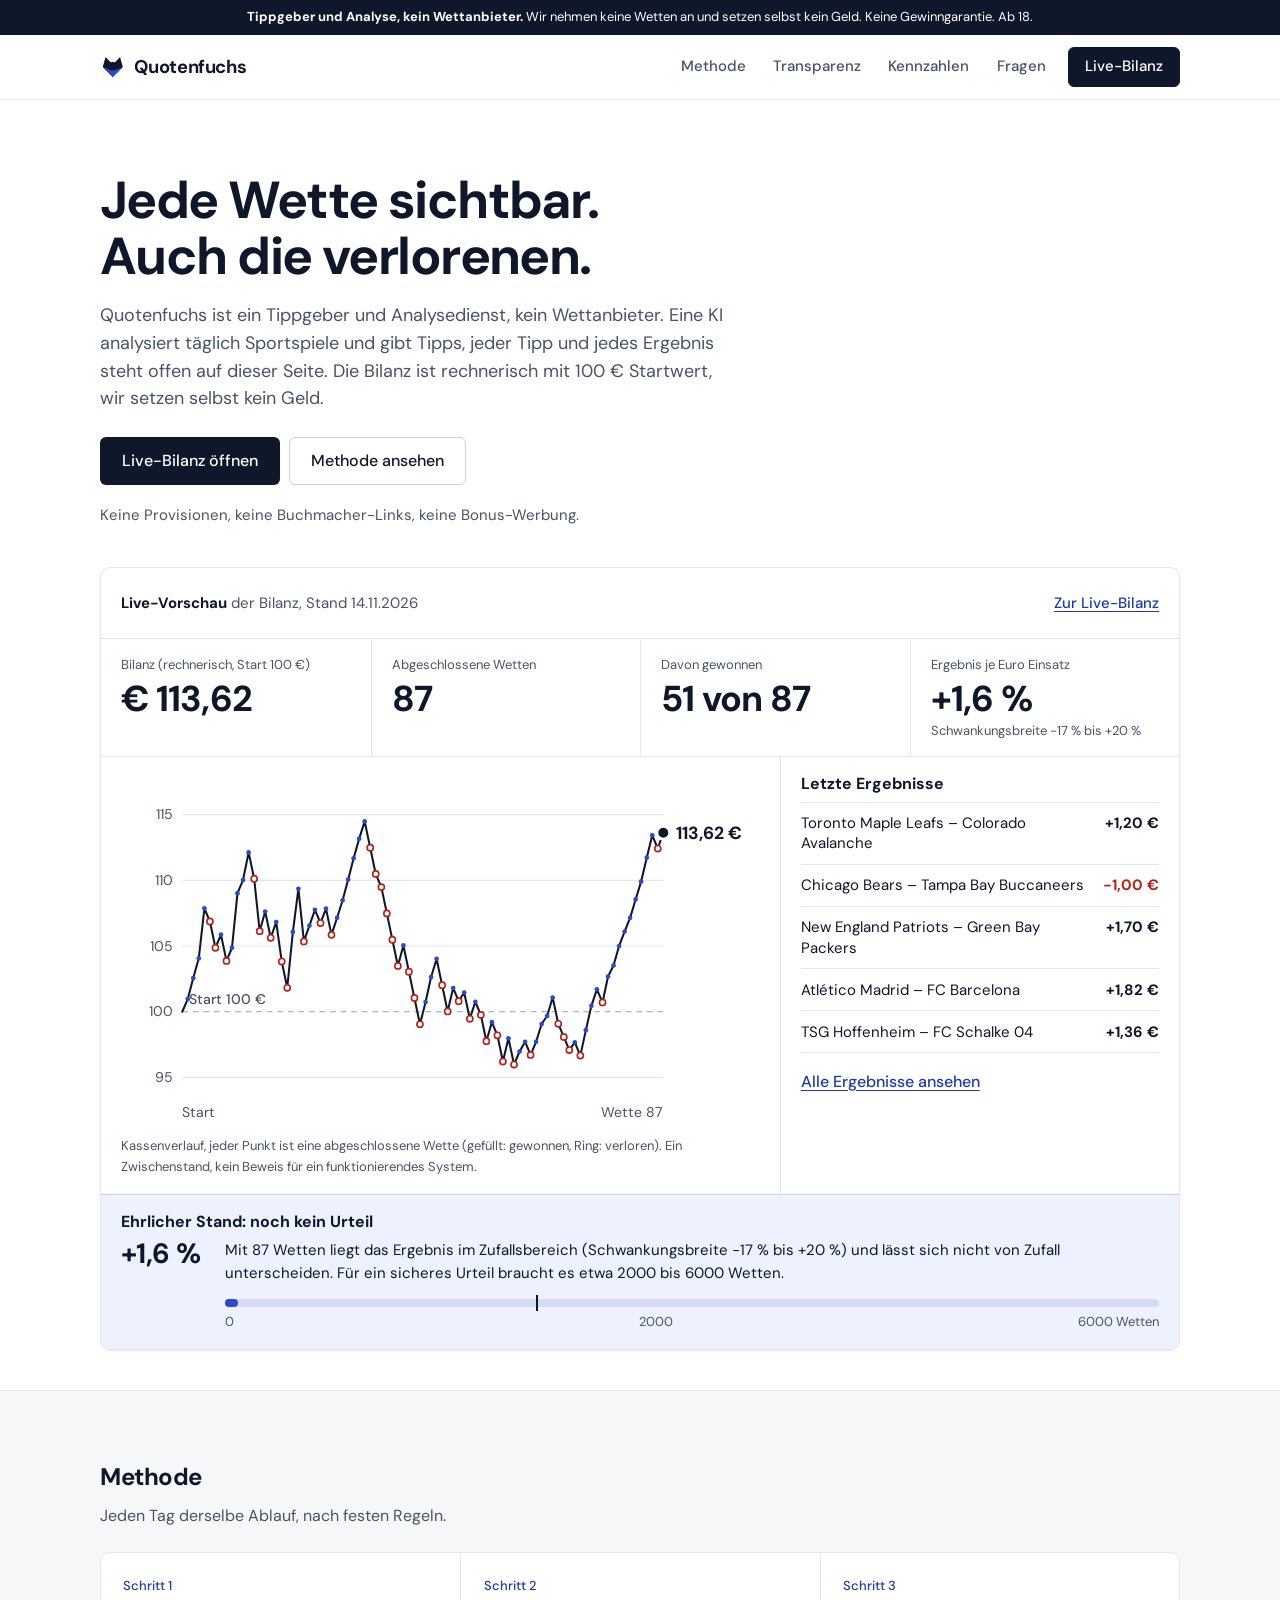
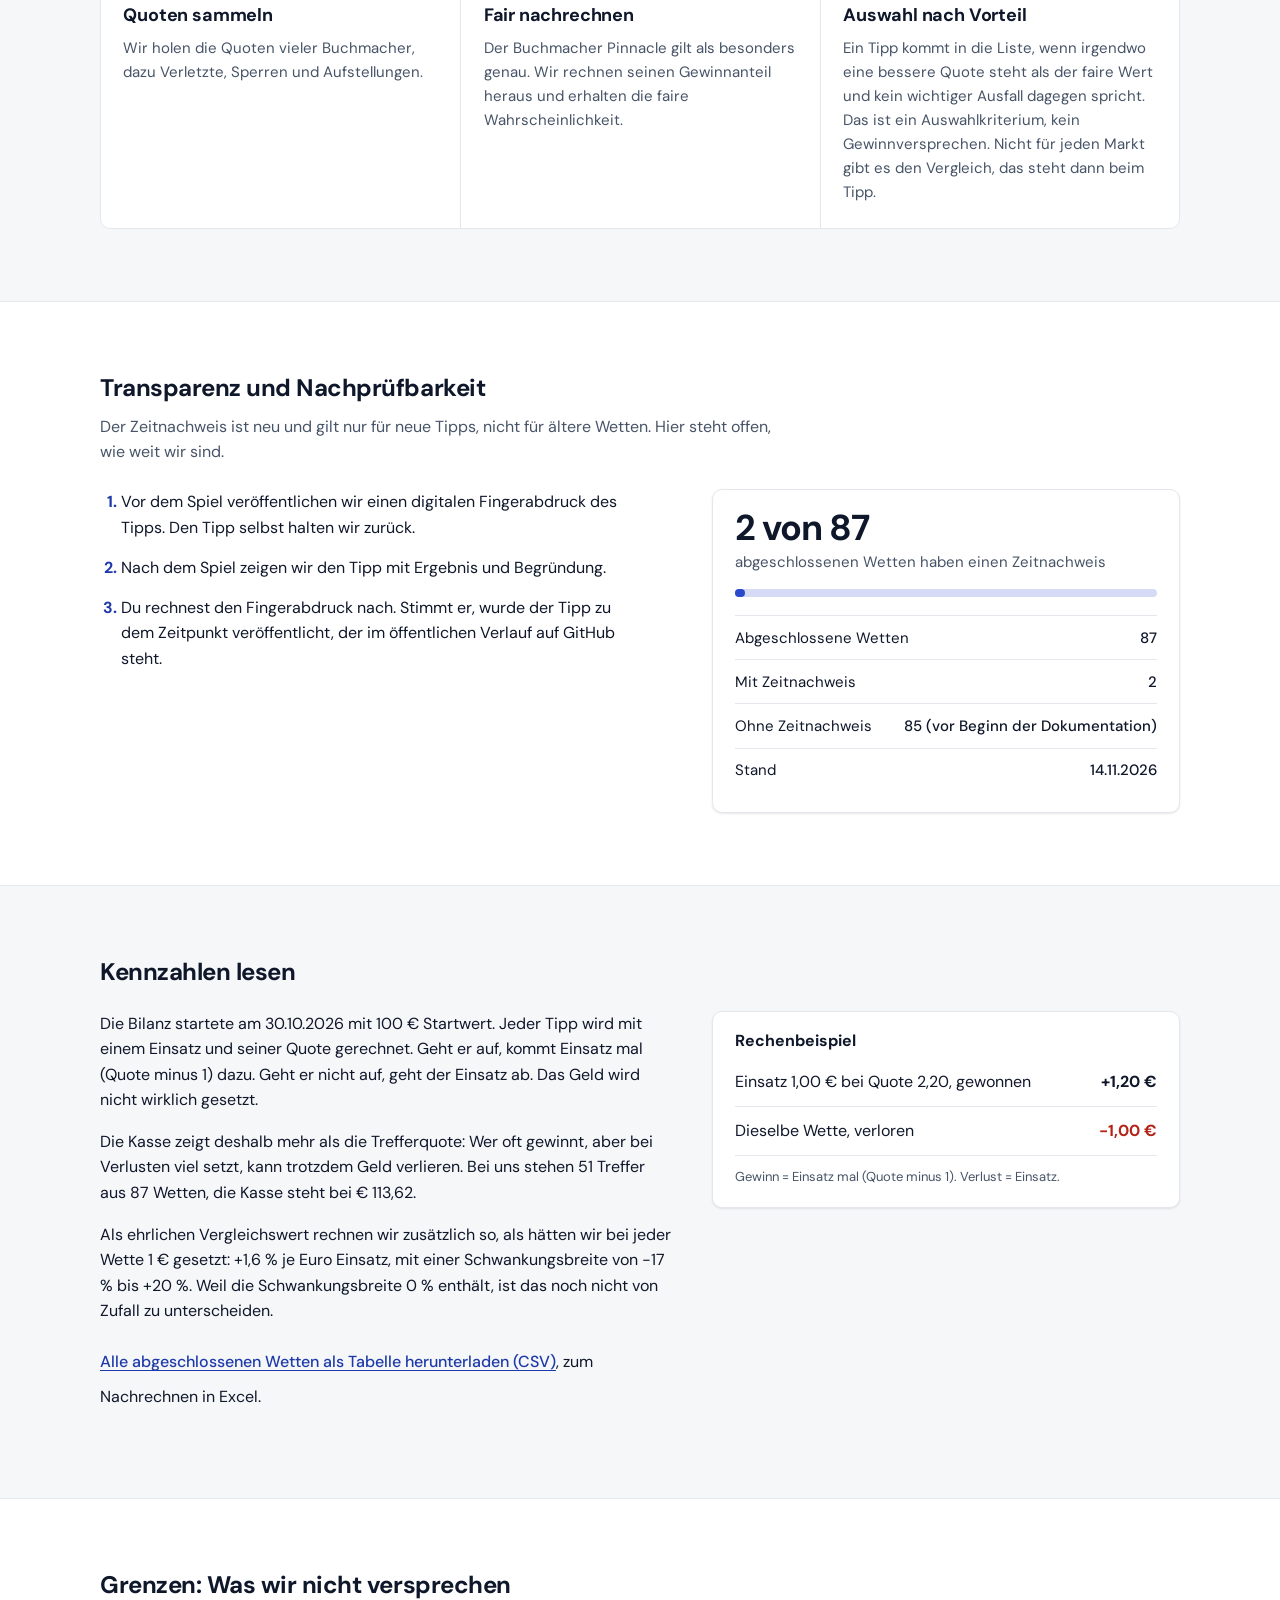
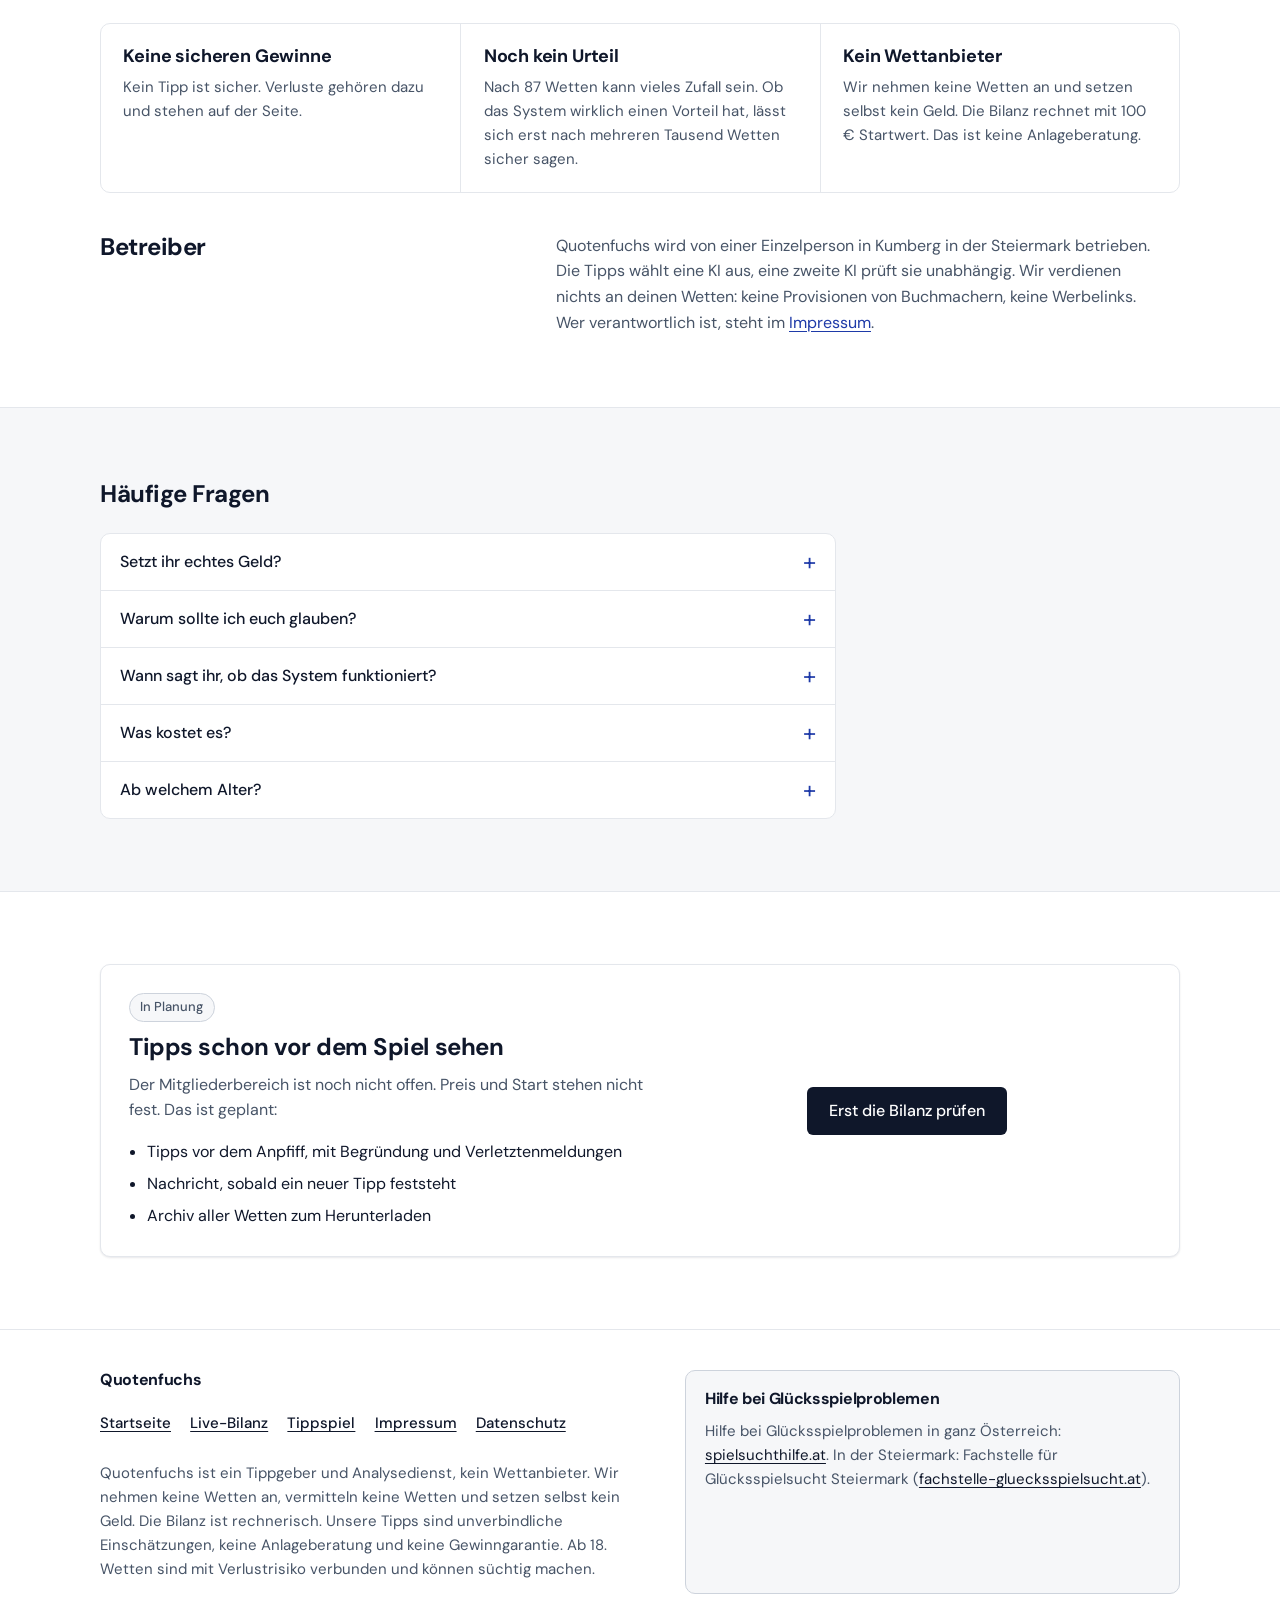
<file: index.html>
<!doctype html>
<html lang="de"><head><meta charset="utf-8"><meta name="viewport" content="width=device-width,initial-scale=1,viewport-fit=cover">
<title>Quotenfuchs</title>
<meta name="description" content="Quotenfuchs zeigt jede Sportwette offen, auch die verlorenen. Tippgeber mit rechnerischer Bilanz und Zeitnachweis für neue Tipps.">
<meta name="theme-color" content="#FFFFFF"><meta property="og:title" content="Quotenfuchs: Jede Wette sichtbar, auch die verlorenen"><meta property="og:description" content="Tippgeber mit rechnerischer Bilanz. Jeder Tipp mit Ergebnis, Zeitnachweis für neue Tipps, nichts wird nachträglich gelöscht."><meta property="og:type" content="website"><meta property="og:locale" content="de_AT">
<link rel="icon" href="data:image/svg+xml,%3Csvg xmlns=%27http://www.w3.org/2000/svg%27 viewBox=%270 0 240 240%27%3E%3Crect width=%27240%27 height=%27240%27 rx=%2740%27 fill=%27%23FFFFFF%27/%3E%3Cpath d=%27M52 28 L100 78 Q120 72 140 78 L188 28 L214 122 L120 216 L26 122 Z%27 fill=%27%230F172A%27/%3E%3Cpath d=%27M26 122 L88 148 Q120 160 152 148 L214 122 L120 216 Z%27 fill=%27%232B4ACB%27/%3E%3C/svg%3E">
<link rel="stylesheet" href="assets/fonts.css">
<link rel="stylesheet" href="assets/site.css">
<script src="assets/site.js" defer></script>
<style>
h1,h2,h3{font-family:var(--font);margin:0;text-wrap:balance}
h1{font-weight:700;font-size:var(--t-2xl);line-height:1.08;letter-spacing:-.03em}
h2{font-weight:700;font-size:var(--t-xl);line-height:1.2;letter-spacing:-.02em}
h3{font-weight:700;font-size:var(--t-l);line-height:1.3;letter-spacing:-.01em}
.btn{font:600 var(--t-m)/1 var(--font);text-decoration:none;padding:0 1.3rem;min-height:48px;border-radius:var(--r-s);display:inline-flex;align-items:center;justify-content:center;border:1px solid transparent}
.btn.main{background:var(--tinte);color:#fff}.btn.main:hover{background:#1E293B}
.btn.line{background:#fff;border-color:var(--linie-d);color:var(--tinte)}.btn.line:hover{background:var(--bg)}
section.s{padding-block:var(--sp-5);border-top:1px solid var(--linie)}
section.s.w{background:#fff}
.s-head{max-width:42rem;margin-bottom:var(--sp-3)}
.s-head p{color:var(--grau);margin:.7rem 0 0}
/* Hero */
.hero{padding-block:var(--sp-5) var(--sp-4);background:#fff}
.hero-text{max-width:46rem}
.hero .lead{font-size:var(--t-l);line-height:1.55;color:var(--grau);margin:1.1rem 0 0;max-width:40rem}
.cta{display:flex;flex-wrap:wrap;gap:.6rem;margin-top:1.5rem}
.unab{margin:1.1rem 0 0;color:var(--grau);font-size:var(--t-s)}
/* Vorschau */
.prev{margin-top:var(--sp-4);background:#fff;border:1px solid var(--linie);border-radius:var(--r-m);box-shadow:var(--schatten);overflow:hidden}
.prev-h{display:flex;justify-content:space-between;align-items:center;gap:1rem;flex-wrap:wrap;padding:.8rem 1.25rem;border-bottom:1px solid var(--linie);font-size:var(--t-s);color:var(--grau)}
.prev-h b{color:var(--tinte)}
.prev-h a{font-weight:600;color:var(--akzent-d);display:inline-flex;align-items:center;min-height:44px}
.strip{display:grid;grid-template-columns:repeat(4,1fr);border-bottom:1px solid var(--linie)}
.strip>div{padding:1rem 1.25rem;border-left:1px solid var(--linie)}
.strip>div:first-child{border-left:0}
.strip dt{font-size:var(--t-xs);color:var(--grau)}
.strip dd{margin:.15rem 0 0;font:700 var(--t-num)/1.15 var(--font);letter-spacing:-.02em}
.strip dd small{display:block;font:400 var(--t-xs)/1.35 var(--font);letter-spacing:0;color:var(--grau);margin-top:.2rem}
.pv-grid{display:grid;grid-template-columns:1.7fr 1fr}
.spark{margin:0;padding:1.1rem 1.25rem 1rem}
.spark svg{width:100%;height:auto;max-height:22rem;display:block}
.spark figcaption{font-size:var(--t-xs);color:var(--grau);margin-top:.6rem}
.pv-side{border-left:1px solid var(--linie);padding:1.1rem 1.25rem}
.pv-side h2{font-size:var(--t-m);letter-spacing:0;margin-bottom:.5rem}
.letzte{list-style:none;margin:0;padding:0;border-top:1px solid var(--linie)}
.letzte li{display:flex;justify-content:space-between;gap:1rem;padding:.65rem 0;border-bottom:1px solid var(--linie);font-size:var(--t-s);line-height:1.35}
.letzte span:first-child{overflow-wrap:anywhere}
.letzte .w,.letzte .l{font-weight:700;white-space:nowrap}
.letzte .w{color:var(--tinte)}.letzte .l{color:var(--minus)}
.pv-side a.mehr{display:inline-flex;align-items:center;min-height:44px;margin-top:.4rem;font-weight:600;color:var(--akzent-d)}
.urteil{display:grid;grid-template-columns:auto 1fr;gap:.4rem 1.5rem;align-items:start;padding:1.1rem 1.25rem;background:var(--akzent-bg);border-top:1px solid var(--akzent-rand)}
.urteil h3{grid-column:1/-1;font-size:var(--t-m);letter-spacing:0}
.urteil p{margin:0;font-size:var(--t-s);line-height:1.5}
.urteil .big{font:700 1.75rem/1.1 var(--font);letter-spacing:-.02em;white-space:nowrap}
.meter{position:relative;height:.5rem;margin:.9rem 0 .3rem;border-radius:999px;background:#D5DBF5;overflow:visible}
.meter i{position:absolute;left:0;top:0;bottom:0;width:max(.5rem,var(--p));border-radius:999px;background:var(--akzent)}
.meter .m2{position:absolute;left:33.33%;top:-.25rem;bottom:-.25rem;width:2px;background:var(--tinte)}
.m-l{display:flex;justify-content:space-between;font-size:var(--t-xs)!important;color:var(--grau)}
.urteil .rest{grid-column:2}
/* Methode */
.steps{list-style:none;padding:0;margin:var(--sp-3) 0 0;display:grid;grid-template-columns:repeat(3,1fr);gap:0;counter-reset:st;border:1px solid var(--linie);border-radius:var(--r-m);background:#fff;overflow:hidden}
.steps li{counter-increment:st;padding:1.4rem 1.4rem 1.5rem;border-left:1px solid var(--linie)}
.steps li:first-child{border-left:0}
.steps li::before{content:"Schritt " counter(st);display:block;font-size:var(--t-xs);font-weight:600;color:var(--akzent-d);margin-bottom:.5rem}
.steps p{margin:.5rem 0 0;color:var(--grau);font-size:var(--t-s)}
/* Transparenz */
.proofgrid{display:grid;grid-template-columns:1.1fr .9fr;gap:var(--sp-4);align-items:start}
.proof ol{padding-left:1.3rem;margin:0;display:grid;gap:.9rem;max-width:34rem}
.proof ol li::marker{font-weight:700;color:var(--akzent-d)}
.stamp{background:#fff;border:1px solid var(--linie);border-radius:var(--r-m);padding:1.25rem 1.4rem;box-shadow:var(--schatten)}
.stamp .num{margin:0;font:700 2.25rem/1 var(--font);letter-spacing:-.03em}
.stamp .num small{font:400 var(--t-s)/1.4 var(--font);letter-spacing:0;color:var(--grau);display:block;margin-top:.4rem}
.stamp .meter{margin:1rem 0 1.1rem}
.stamp .row{display:flex;justify-content:space-between;gap:1rem;padding:.6rem 0;border-top:1px solid var(--linie);font-size:var(--t-s)}
.stamp .row span:last-child{text-align:right;font-weight:500}
/* Kennzahlen */
.rechnen{display:grid;grid-template-columns:1.1fr .9fr;gap:var(--sp-4);align-items:start}
.rechnen p{margin:0 0 1rem;max-width:36rem}
.beispiel{background:#fff;border:1px solid var(--linie);border-radius:var(--r-m);padding:1.2rem 1.4rem;box-shadow:var(--schatten)}
.beispiel h3{font-size:var(--t-m);margin-bottom:.4rem;letter-spacing:0}
.beispiel .z{display:flex;justify-content:space-between;gap:1rem;padding:.7rem 0;border-bottom:1px solid var(--linie)}
.beispiel .z b{font-weight:700}
.beispiel .z .m{color:var(--minus)}
.beispiel small{display:block;margin-top:.7rem;color:var(--grau);font-size:var(--t-xs)}
.link{display:inline-flex;align-items:center;min-height:44px;font-weight:600;color:var(--akzent-d)}
/* Grenzen */
.no{display:grid;grid-template-columns:repeat(3,1fr);margin-top:var(--sp-3);border:1px solid var(--linie);border-radius:var(--r-m);background:#fff;overflow:hidden}
.no div{padding:1.3rem 1.4rem}
.no div+div{border-left:1px solid var(--linie)}
.no h3{margin-bottom:.4rem}
.no p{margin:0;color:var(--grau);font-size:var(--t-s)}
.dahinter{display:grid;grid-template-columns:.8fr 1.2fr;gap:var(--sp-4);margin-top:var(--sp-4)}
.dahinter p{margin:0;max-width:38rem;color:var(--grau)}
.dahinter a{color:var(--akzent-d)}
/* FAQ */
.faq{max-width:46rem;border:1px solid var(--linie);border-radius:var(--r-m);background:#fff;overflow:hidden}
.faq details+details{border-top:1px solid var(--linie)}
.faq summary{cursor:pointer;list-style:none;display:flex;justify-content:space-between;align-items:center;gap:1rem;min-height:56px;padding:.5rem 1.2rem;font:600 var(--t-m)/1.35 var(--font)}
.faq summary::-webkit-details-marker{display:none}
.faq summary::after{content:"+";font:400 1.5rem/1 var(--font);color:var(--akzent-d);flex:none}
.faq details[open] summary::after{content:"\2212"}
.faq p{margin:0;padding:0 1.2rem 1.1rem;color:var(--grau);max-width:40rem}
/* Mitglieder */
.join .box{display:grid;grid-template-columns:1.3fr .7fr;gap:var(--sp-4);align-items:center;background:#fff;border:1px solid var(--linie);border-radius:var(--r-m);padding:1.75rem;box-shadow:var(--schatten)}
.join p{color:var(--grau);max-width:34rem;margin:.6rem 0 0}
.join ul{margin:1rem 0 0;padding-left:1.1rem;display:grid;gap:.4rem}
.badge{display:inline-block;font-size:var(--t-xs);font-weight:600;background:var(--bg);color:var(--grau);border:1px solid var(--linie-d);padding:.2rem .65rem;border-radius:999px;margin-bottom:.7rem}
@media (max-width:52rem){
  .strip{grid-template-columns:1fr 1fr}
  .strip>div:nth-child(3){border-left:0}
  .strip>div:nth-child(n+3){border-top:1px solid var(--linie)}
  .pv-grid,.rechnen,.proofgrid,.join .box,.dahinter{grid-template-columns:1fr}
  .pv-side{border-left:0;border-top:1px solid var(--linie)}
  .steps,.no{grid-template-columns:1fr}
  .steps li,.no div+div{border-left:0;border-top:1px solid var(--linie)}
  .steps li:first-child{border-top:0}
  .urteil{grid-template-columns:1fr}.urteil .rest{grid-column:1}
  section.s{padding-block:var(--sp-4)}
  .hero{padding-block:var(--sp-4) var(--sp-3)}
  .join .box{padding:1.25rem}
}
</style>
</head><body>
<a class="skip" href="#hauptinhalt">Zum Inhalt springen</a>
<div class="sim" role="note"><b>Tippgeber und Analyse, kein Wettanbieter.</b> Wir nehmen keine Wetten an und setzen selbst kein Geld. Keine Gewinngarantie. Ab 18.</div>
<header class="sh"><div class="qf-wrap sh-in"><a class="sh-logo" href="index.html" aria-label="Quotenfuchs, zur Startseite"><svg viewBox="0 0 240 240" aria-hidden="true" focusable="false"><path d="M52 28 L100 78 Q120 72 140 78 L188 28 L214 122 L120 216 L26 122 Z" fill="#0F172A"/><path d="M26 122 L88 148 Q120 160 152 148 L214 122 L120 216 Z" fill="#2B4ACB"/></svg>Quotenfuchs</a><nav class="sh-nav" aria-label="Hauptmenü"><a href="#so">Methode</a><a href="#beweis">Transparenz</a><a href="#kasse">Kennzahlen</a><a href="#fragen">Fragen</a><a class="sh-cta" href="bilanz.html">Live-Bilanz</a></nav><details class="sh-menu"><summary><i aria-hidden="true"></i>Menü</summary><div class="sh-panel"><a href="#so">Methode</a><a href="#beweis">Transparenz</a><a href="#kasse">Kennzahlen</a><a href="#fragen">Fragen</a><a href="bilanz.html">Live-Bilanz</a></div></details></div></header>

<main id="hauptinhalt">
  <section class="hero" id="top">
    <div class="qf-wrap">
      <div class="hero-text">
        <h1>Jede Wette sichtbar. Auch die verlorenen.</h1>
        <p class="lead">Quotenfuchs ist ein Tippgeber und Analysedienst, kein Wettanbieter. Eine KI analysiert täglich Sportspiele und gibt Tipps, jeder Tipp und jedes Ergebnis steht offen auf dieser Seite. Die Bilanz ist rechnerisch mit 100 € Startwert, wir setzen selbst kein Geld.</p>
        <div class="cta">
          <a class="btn main" href="bilanz.html">Live-Bilanz öffnen</a>
          <a class="btn line" href="#so">Methode ansehen</a>
        </div>
        <p class="unab">Keine Provisionen, keine Buchmacher-Links, keine Bonus-Werbung.</p>
      </div>

      <div class="prev" id="verlauf" role="region" aria-label="Vorschau auf die Live-Bilanz">
        <div class="prev-h"><span><b>Live-Vorschau</b> der Bilanz, Stand 14.11.2026</span><a href="bilanz.html">Zur Live-Bilanz</a></div>
        <dl class="strip" style="margin:0">
          <div><dt>Bilanz (rechnerisch, Start 100 €)</dt><dd>€ 113,62</dd></div>
          <div><dt>Abgeschlossene Wetten</dt><dd>87</dd></div>
          <div><dt>Davon gewonnen</dt><dd>51 von 87</dd></div>
          <div><dt>Ergebnis je Euro Einsatz</dt><dd>+1,6 %<small>Schwankungsbreite −17 % bis +20 %</small></dd></div>
        </dl>
        <div class="pv-grid">
          <figure class="spark"><svg viewBox="0 0 520 300" role="img" aria-label="Kassenverlauf: von 100 Euro auf 113,62 Euro nach 87 Wetten"><line x1="40" x2="450" y1="258.6" y2="258.6" stroke="#E4E7EC"/><text x="32" y="262.6" font-size="12" fill="#475467" text-anchor="end">95</text><text x="32" y="206.6" font-size="12" fill="#475467" text-anchor="end">100</text><line x1="40" x2="450" y1="146.6" y2="146.6" stroke="#E4E7EC"/><text x="32" y="150.6" font-size="12" fill="#475467" text-anchor="end">105</text><line x1="40" x2="450" y1="90.6" y2="90.6" stroke="#E4E7EC"/><text x="32" y="94.6" font-size="12" fill="#475467" text-anchor="end">110</text><line x1="40" x2="450" y1="34.6" y2="34.6" stroke="#E4E7EC"/><text x="32" y="38.6" font-size="12" fill="#475467" text-anchor="end">115</text><line x1="40" x2="450" y1="202.6" y2="202.6" stroke="#98A2B3" stroke-dasharray="5 4"/><text x="46" y="195.6" font-size="12" fill="#475467" font-weight="600">Start 100 €</text><polyline points="40.0,202.6 44.7,191.8 49.4,173.9 54.1,157.1 58.9,114.5 63.6,125.7 68.3,148.1 73.0,136.9 77.7,159.3 82.4,148.1 87.1,101.6 91.8,90.4 96.6,66.8 101.3,89.2 106.0,134.0 110.7,117.2 115.4,139.6 120.1,126.2 124.8,159.8 129.5,182.2 134.3,134.6 139.0,97.9 143.7,142.7 148.4,129.2 153.1,115.8 157.8,127.0 162.5,114.7 167.2,137.1 172.0,122.5 176.7,107.6 181.4,89.9 186.1,71.8 190.8,55.1 195.5,40.4 200.2,62.8 204.9,85.2 209.7,96.4 214.4,118.8 219.1,141.2 223.8,163.6 228.5,146.1 233.2,168.5 237.9,190.9 242.6,213.3 247.4,194.3 252.1,173.0 256.8,157.6 261.5,180.0 266.2,202.4 270.9,182.4 275.6,193.6 280.3,186.2 285.1,208.6 289.8,194.1 294.5,205.3 299.2,227.7 303.9,211.5 308.6,222.7 313.3,245.1 318.0,225.2 322.8,247.6 327.5,236.5 332.2,228.2 336.9,239.4 341.6,228.2 346.3,213.1 351.0,206.2 355.7,190.5 360.5,212.9 365.2,224.1 369.9,235.3 374.6,228.8 379.3,240.0 384.0,218.3 388.7,197.6 393.4,183.5 398.2,194.7 402.9,172.6 407.6,163.2 412.3,146.6 417.0,134.3 421.7,122.6 426.4,106.9 431.1,91.7 435.9,71.3 440.6,52.3 445.3,63.5 450.0,50.0" fill="none" stroke="#0F172A" stroke-width="1.75" stroke-linejoin="round" stroke-linecap="round"/><circle cx="44.7" cy="191.8" r="2" fill="#2B4ACB"/><circle cx="49.4" cy="173.9" r="2" fill="#2B4ACB"/><circle cx="54.1" cy="157.1" r="2" fill="#2B4ACB"/><circle cx="58.9" cy="114.5" r="2" fill="#2B4ACB"/><circle cx="63.6" cy="125.7" r="2.6" fill="#fff" stroke="#B42318" stroke-width="1.4"/><circle cx="68.3" cy="148.1" r="2.6" fill="#fff" stroke="#B42318" stroke-width="1.4"/><circle cx="73.0" cy="136.9" r="2" fill="#2B4ACB"/><circle cx="77.7" cy="159.3" r="2.6" fill="#fff" stroke="#B42318" stroke-width="1.4"/><circle cx="82.4" cy="148.1" r="2" fill="#2B4ACB"/><circle cx="87.1" cy="101.6" r="2" fill="#2B4ACB"/><circle cx="91.8" cy="90.4" r="2" fill="#2B4ACB"/><circle cx="96.6" cy="66.8" r="2" fill="#2B4ACB"/><circle cx="101.3" cy="89.2" r="2.6" fill="#fff" stroke="#B42318" stroke-width="1.4"/><circle cx="106.0" cy="134.0" r="2.6" fill="#fff" stroke="#B42318" stroke-width="1.4"/><circle cx="110.7" cy="117.2" r="2" fill="#2B4ACB"/><circle cx="115.4" cy="139.6" r="2.6" fill="#fff" stroke="#B42318" stroke-width="1.4"/><circle cx="120.1" cy="126.2" r="2" fill="#2B4ACB"/><circle cx="124.8" cy="159.8" r="2.6" fill="#fff" stroke="#B42318" stroke-width="1.4"/><circle cx="129.5" cy="182.2" r="2.6" fill="#fff" stroke="#B42318" stroke-width="1.4"/><circle cx="134.3" cy="134.6" r="2" fill="#2B4ACB"/><circle cx="139.0" cy="97.9" r="2" fill="#2B4ACB"/><circle cx="143.7" cy="142.7" r="2.6" fill="#fff" stroke="#B42318" stroke-width="1.4"/><circle cx="148.4" cy="129.2" r="2" fill="#2B4ACB"/><circle cx="153.1" cy="115.8" r="2" fill="#2B4ACB"/><circle cx="157.8" cy="127.0" r="2.6" fill="#fff" stroke="#B42318" stroke-width="1.4"/><circle cx="162.5" cy="114.7" r="2" fill="#2B4ACB"/><circle cx="167.2" cy="137.1" r="2.6" fill="#fff" stroke="#B42318" stroke-width="1.4"/><circle cx="172.0" cy="122.5" r="2" fill="#2B4ACB"/><circle cx="176.7" cy="107.6" r="2" fill="#2B4ACB"/><circle cx="181.4" cy="89.9" r="2" fill="#2B4ACB"/><circle cx="186.1" cy="71.8" r="2" fill="#2B4ACB"/><circle cx="190.8" cy="55.1" r="2" fill="#2B4ACB"/><circle cx="195.5" cy="40.4" r="2" fill="#2B4ACB"/><circle cx="200.2" cy="62.8" r="2.6" fill="#fff" stroke="#B42318" stroke-width="1.4"/><circle cx="204.9" cy="85.2" r="2.6" fill="#fff" stroke="#B42318" stroke-width="1.4"/><circle cx="209.7" cy="96.4" r="2.6" fill="#fff" stroke="#B42318" stroke-width="1.4"/><circle cx="214.4" cy="118.8" r="2.6" fill="#fff" stroke="#B42318" stroke-width="1.4"/><circle cx="219.1" cy="141.2" r="2.6" fill="#fff" stroke="#B42318" stroke-width="1.4"/><circle cx="223.8" cy="163.6" r="2.6" fill="#fff" stroke="#B42318" stroke-width="1.4"/><circle cx="228.5" cy="146.1" r="2" fill="#2B4ACB"/><circle cx="233.2" cy="168.5" r="2.6" fill="#fff" stroke="#B42318" stroke-width="1.4"/><circle cx="237.9" cy="190.9" r="2.6" fill="#fff" stroke="#B42318" stroke-width="1.4"/><circle cx="242.6" cy="213.3" r="2.6" fill="#fff" stroke="#B42318" stroke-width="1.4"/><circle cx="247.4" cy="194.3" r="2" fill="#2B4ACB"/><circle cx="252.1" cy="173.0" r="2" fill="#2B4ACB"/><circle cx="256.8" cy="157.6" r="2" fill="#2B4ACB"/><circle cx="261.5" cy="180.0" r="2.6" fill="#fff" stroke="#B42318" stroke-width="1.4"/><circle cx="266.2" cy="202.4" r="2.6" fill="#fff" stroke="#B42318" stroke-width="1.4"/><circle cx="270.9" cy="182.4" r="2" fill="#2B4ACB"/><circle cx="275.6" cy="193.6" r="2.6" fill="#fff" stroke="#B42318" stroke-width="1.4"/><circle cx="280.3" cy="186.2" r="2" fill="#2B4ACB"/><circle cx="285.1" cy="208.6" r="2.6" fill="#fff" stroke="#B42318" stroke-width="1.4"/><circle cx="289.8" cy="194.1" r="2" fill="#2B4ACB"/><circle cx="294.5" cy="205.3" r="2.6" fill="#fff" stroke="#B42318" stroke-width="1.4"/><circle cx="299.2" cy="227.7" r="2.6" fill="#fff" stroke="#B42318" stroke-width="1.4"/><circle cx="303.9" cy="211.5" r="2" fill="#2B4ACB"/><circle cx="308.6" cy="222.7" r="2.6" fill="#fff" stroke="#B42318" stroke-width="1.4"/><circle cx="313.3" cy="245.1" r="2.6" fill="#fff" stroke="#B42318" stroke-width="1.4"/><circle cx="318.0" cy="225.2" r="2" fill="#2B4ACB"/><circle cx="322.8" cy="247.6" r="2.6" fill="#fff" stroke="#B42318" stroke-width="1.4"/><circle cx="327.5" cy="236.5" r="2" fill="#2B4ACB"/><circle cx="332.2" cy="228.2" r="2" fill="#2B4ACB"/><circle cx="336.9" cy="239.4" r="2.6" fill="#fff" stroke="#B42318" stroke-width="1.4"/><circle cx="341.6" cy="228.2" r="2" fill="#2B4ACB"/><circle cx="346.3" cy="213.1" r="2" fill="#2B4ACB"/><circle cx="351.0" cy="206.2" r="2" fill="#2B4ACB"/><circle cx="355.7" cy="190.5" r="2" fill="#2B4ACB"/><circle cx="360.5" cy="212.9" r="2.6" fill="#fff" stroke="#B42318" stroke-width="1.4"/><circle cx="365.2" cy="224.1" r="2.6" fill="#fff" stroke="#B42318" stroke-width="1.4"/><circle cx="369.9" cy="235.3" r="2.6" fill="#fff" stroke="#B42318" stroke-width="1.4"/><circle cx="374.6" cy="228.8" r="2" fill="#2B4ACB"/><circle cx="379.3" cy="240.0" r="2.6" fill="#fff" stroke="#B42318" stroke-width="1.4"/><circle cx="384.0" cy="218.3" r="2" fill="#2B4ACB"/><circle cx="388.7" cy="197.6" r="2" fill="#2B4ACB"/><circle cx="393.4" cy="183.5" r="2" fill="#2B4ACB"/><circle cx="398.2" cy="194.7" r="2.6" fill="#fff" stroke="#B42318" stroke-width="1.4"/><circle cx="402.9" cy="172.6" r="2" fill="#2B4ACB"/><circle cx="407.6" cy="163.2" r="2" fill="#2B4ACB"/><circle cx="412.3" cy="146.6" r="2" fill="#2B4ACB"/><circle cx="417.0" cy="134.3" r="2" fill="#2B4ACB"/><circle cx="421.7" cy="122.6" r="2" fill="#2B4ACB"/><circle cx="426.4" cy="106.9" r="2" fill="#2B4ACB"/><circle cx="431.1" cy="91.7" r="2" fill="#2B4ACB"/><circle cx="435.9" cy="71.3" r="2" fill="#2B4ACB"/><circle cx="440.6" cy="52.3" r="2" fill="#2B4ACB"/><circle cx="445.3" cy="63.5" r="2.6" fill="#fff" stroke="#B42318" stroke-width="1.4"/><circle cx="450.0" cy="50.0" r="2" fill="#2B4ACB"/><circle cx="450.0" cy="50.0" r="5.5" fill="#0F172A" stroke="#fff" stroke-width="2.5"/><text x="461.0" y="55.0" font-size="15" font-weight="700" fill="#0F172A">113,62 €</text><text x="40" y="292" font-size="12" fill="#475467">Start</text><text x="450" y="292" font-size="12" fill="#475467" text-anchor="end">Wette 87</text></svg><figcaption>Kassenverlauf, jeder Punkt ist eine abgeschlossene Wette (gefüllt: gewonnen, Ring: verloren). Ein Zwischenstand, kein Beweis für ein funktionierendes System.</figcaption></figure>
          <div class="pv-side"><h2>Letzte Ergebnisse</h2><ul class="letzte"><li><span>Toronto Maple Leafs – Colorado Avalanche</span><span class="w">+1,20 €</span></li><li><span>Chicago Bears – Tampa Bay Buccaneers</span><span class="l">−1,00 €</span></li><li><span>New England Patriots – Green Bay Packers</span><span class="w">+1,70 €</span></li><li><span>Atlético Madrid – FC Barcelona</span><span class="w">+1,82 €</span></li><li><span>TSG Hoffenheim – FC Schalke 04</span><span class="w">+1,36 €</span></li></ul><a class="mehr" href="bilanz.html#bilanz">Alle Ergebnisse ansehen</a></div>
        </div>
        <div class="urteil">
          <h3>Ehrlicher Stand: noch kein Urteil</h3>
          <p class="big">+1,6 %</p>
          <p class="rest">Mit 87 Wetten liegt das Ergebnis im Zufallsbereich (Schwankungsbreite −17 % bis +20 %) und lässt sich nicht von Zufall unterscheiden. Für ein sicheres Urteil braucht es etwa 2000 bis 6000 Wetten.
          <span class="meter" style="--p:calc(87 / 6000 * 100%);display:block" role="img" aria-label="87 von mindestens 2000 bis 6000 nötigen Wetten"><i></i><span class="m2"></span></span>
          <span class="m-l" aria-hidden="true"><span>0</span><span>2000</span><span>6000 Wetten</span></span></p>
        </div>
      </div>
    </div>
  </section>

  <section class="s" id="so">
    <div class="qf-wrap">
      <div class="s-head"><h2>Methode</h2><p>Jeden Tag derselbe Ablauf, nach festen Regeln.</p></div>
      <ol class="steps">
        <li><h3>Quoten sammeln</h3><p>Wir holen die Quoten vieler Buchmacher, dazu Verletzte, Sperren und Aufstellungen.</p></li>
        <li><h3>Fair nachrechnen</h3><p>Der Buchmacher Pinnacle gilt als besonders genau. Wir rechnen seinen Gewinnanteil heraus und erhalten die faire Wahrscheinlichkeit.</p></li>
        <li><h3>Auswahl nach Vorteil</h3><p>Ein Tipp kommt in die Liste, wenn irgendwo eine bessere Quote steht als der faire Wert und kein wichtiger Ausfall dagegen spricht. Das ist ein Auswahlkriterium, kein Gewinnversprechen. Nicht für jeden Markt gibt es den Vergleich, das steht dann beim Tipp.</p></li>
      </ol>
    </div>
  </section>

  <section class="s w proof" id="beweis">
    <div class="qf-wrap">
      <div class="s-head"><h2>Transparenz und Nachprüfbarkeit</h2>
      <p>Der Zeitnachweis ist neu und gilt nur für neue Tipps, nicht für ältere Wetten. Hier steht offen, wie weit wir sind.</p></div>
      <div class="proofgrid">
        <ol>
          <li>Vor dem Spiel veröffentlichen wir einen digitalen Fingerabdruck des Tipps. Den Tipp selbst halten wir zurück.</li>
          <li>Nach dem Spiel zeigen wir den Tipp mit Ergebnis und Begründung.</li>
          <li>Du rechnest den Fingerabdruck nach. Stimmt er, wurde der Tipp zu dem Zeitpunkt veröffentlicht, der im öffentlichen Verlauf auf GitHub steht.</li>
        </ol>
        <div class="stamp" role="group" aria-label="Stand des Zeitnachweises">
          <p class="num">2 von 87<small>abgeschlossenen Wetten haben einen Zeitnachweis</small></p>
          <div class="meter" style="--p:calc(2 / 87 * 100%)" aria-hidden="true"><i></i></div>
          <div class="row"><span>Abgeschlossene Wetten</span><span>87</span></div>
          <div class="row"><span>Mit Zeitnachweis</span><span>2</span></div>
          <div class="row"><span>Ohne Zeitnachweis</span><span>85 (vor Beginn der Dokumentation)</span></div>
          <div class="row"><span>Stand</span><span>14.11.2026</span></div>
        </div>
      </div>
    </div>
  </section>

  <section class="s" id="kasse">
    <div class="qf-wrap">
      <div class="s-head"><h2>Kennzahlen lesen</h2></div>
      <div class="rechnen">
        <div>
          <p>Die Bilanz startete am 30.10.2026 mit 100 € Startwert. Jeder Tipp wird mit einem Einsatz und seiner Quote gerechnet. Geht er auf, kommt Einsatz mal (Quote minus 1) dazu. Geht er nicht auf, geht der Einsatz ab. Das Geld wird nicht wirklich gesetzt.</p>
          <p>Die Kasse zeigt deshalb mehr als die Trefferquote: Wer oft gewinnt, aber bei Verlusten viel setzt, kann trotzdem Geld verlieren. Bei uns stehen 51 Treffer aus 87 Wetten, die Kasse steht bei € 113,62.</p>
          <p>Als ehrlichen Vergleichswert rechnen wir zusätzlich so, als hätten wir bei jeder Wette 1 € gesetzt: +1,6 % je Euro Einsatz, mit einer Schwankungsbreite von −17 % bis +20 %. Weil die Schwankungsbreite 0 % enthält, ist das noch nicht von Zufall zu unterscheiden.</p>
          <p><a class="link" href="bilanz.csv" download>Alle abgeschlossenen Wetten als Tabelle herunterladen (CSV)</a>, zum Nachrechnen in Excel.</p>
        </div>
        <div class="beispiel">
          <h3>Rechenbeispiel</h3>
          <div class="z"><span>Einsatz 1,00 € bei Quote 2,20, gewonnen</span><b>+1,20 €</b></div>
          <div class="z"><span>Dieselbe Wette, verloren</span><b class="m">−1,00 €</b></div>
          <small>Gewinn = Einsatz mal (Quote minus 1). Verlust = Einsatz.</small>
        </div>
      </div>
    </div>
  </section>

  <section class="s w" id="ehrlich">
    <div class="qf-wrap">
      <h2>Grenzen: Was wir nicht versprechen</h2>
      <div class="no">
        <div><h3>Keine sicheren Gewinne</h3><p>Kein Tipp ist sicher. Verluste gehören dazu und stehen auf der Seite.</p></div>
        <div><h3>Noch kein Urteil</h3><p>Nach 87 Wetten kann vieles Zufall sein. Ob das System wirklich einen Vorteil hat, lässt sich erst nach mehreren Tausend Wetten sicher sagen.</p></div>
        <div><h3>Kein Wettanbieter</h3><p>Wir nehmen keine Wetten an und setzen selbst kein Geld. Die Bilanz rechnet mit 100 € Startwert. Das ist keine Anlageberatung.</p></div>
      </div>
      <div class="dahinter" id="dahinter">
        <h2>Betreiber</h2>
        <p>Quotenfuchs wird von einer Einzelperson in Kumberg in der Steiermark betrieben. Die Tipps wählt eine KI aus, eine zweite KI prüft sie unabhängig. Wir verdienen nichts an deinen Wetten: keine Provisionen von Buchmachern, keine Werbelinks. Wer verantwortlich ist, steht im <a href="impressum.html">Impressum</a>.</p>
      </div>
    </div>
  </section>

  <section class="s" id="fragen">
    <div class="qf-wrap">
      <div class="s-head"><h2>Häufige Fragen</h2></div>
      <div class="faq">
        <details><summary>Setzt ihr echtes Geld?</summary><p>Nein. Wir sind Tippgeber, kein Wettanbieter, die Bilanz ist rechnerisch mit 100 € Startwert. Ob du bei einem Wettanbieter echtes Geld einsetzt, entscheidest du allein. Unsere Tipps sind unverbindliche Einschätzungen, keine Anlageberatung.</p></details>
        <details><summary>Warum sollte ich euch glauben?</summary><p>Du musst es nicht. Deshalb veröffentlichen wir bei neuen Tipps vor dem Spiel einen Prüfwert und zeigen danach alles, auch die Verluste. Ältere Wetten haben keinen Zeitnachweis. So kannst du selbst nachrechnen.</p></details>
        <details><summary>Wann sagt ihr, ob das System funktioniert?</summary><p>Sicher erst nach mehreren Tausend abgeschlossenen Wetten (je nach Größe des Vorteils etwa 2000 bis 6000). Eine erste Tendenz zeigt früher der Quotenvorteil, also der Vergleich mit der letzten Quote vor Spielbeginn. Bis dahin kann vieles Zufall sein, das schreiben wir bewusst so.</p></details>
        <details><summary>Was kostet es?</summary><p>Die Bilanz ist kostenlos und bleibt es. Ein Mitgliederbereich ist in Planung, Preis und Start stehen noch nicht fest.</p></details>
        <details><summary>Ab welchem Alter?</summary><p>Sportwetten sind erst ab 18 erlaubt. Wetten können süchtig machen. Hilfe in ganz Österreich: spielsuchthilfe.at. In der Steiermark: Fachstelle für Glücksspielsucht Steiermark.</p></details>
      </div>
    </div>
  </section>

  <section class="s w join" id="mitglied">
    <div class="qf-wrap">
      <div class="box">
        <div>
          <span class="badge">In Planung</span>
          <h2>Tipps schon vor dem Spiel sehen</h2>
          <p>Der Mitgliederbereich ist noch nicht offen. Preis und Start stehen nicht fest. Das ist geplant:</p>
          <ul><li>Tipps vor dem Anpfiff, mit Begründung und Verletztenmeldungen</li><li>Nachricht, sobald ein neuer Tipp feststeht</li><li>Archiv aller Wetten zum Herunterladen</li></ul>
        </div>
        <div><a class="btn main" href="bilanz.html">Erst die Bilanz prüfen</a></div>
      </div>
    </div>
  </section>
</main>

<footer class="sf">
  <div class="qf-wrap sf-grid">
    <div>
      <h2>Quotenfuchs</h2>
      <ul class="sf-links"><li><a href="index.html">Startseite</a></li><li><a href="bilanz.html">Live-Bilanz</a></li><li><a href="tippspiel.html">Tippspiel</a></li><li><a href="impressum.html">Impressum</a></li><li><a href="datenschutz.html">Datenschutz</a></li></ul>
      <p>Quotenfuchs ist ein Tippgeber und Analysedienst, kein Wettanbieter. Wir nehmen keine Wetten an, vermitteln keine Wetten und setzen selbst kein Geld. Die Bilanz ist rechnerisch. Unsere Tipps sind unverbindliche Einschätzungen, keine Anlageberatung und keine Gewinngarantie. Ab 18. Wetten sind mit Verlustrisiko verbunden und können süchtig machen.</p>
    </div>
    <div class="hilfe">
      <h2>Hilfe bei Glücksspielproblemen</h2>
      <p>Hilfe bei Glücksspielproblemen in ganz Österreich: <a href="https://www.spielsuchthilfe.at" rel="noopener">spielsuchthilfe.at</a>. In der Steiermark: Fachstelle für Glücksspielsucht Steiermark (<a href="https://www.fachstelle-gluecksspielsucht.at" rel="noopener">fachstelle-gluecksspielsucht.at</a>).</p>
    </div>
  </div>
</footer>
</body></html>
</file>
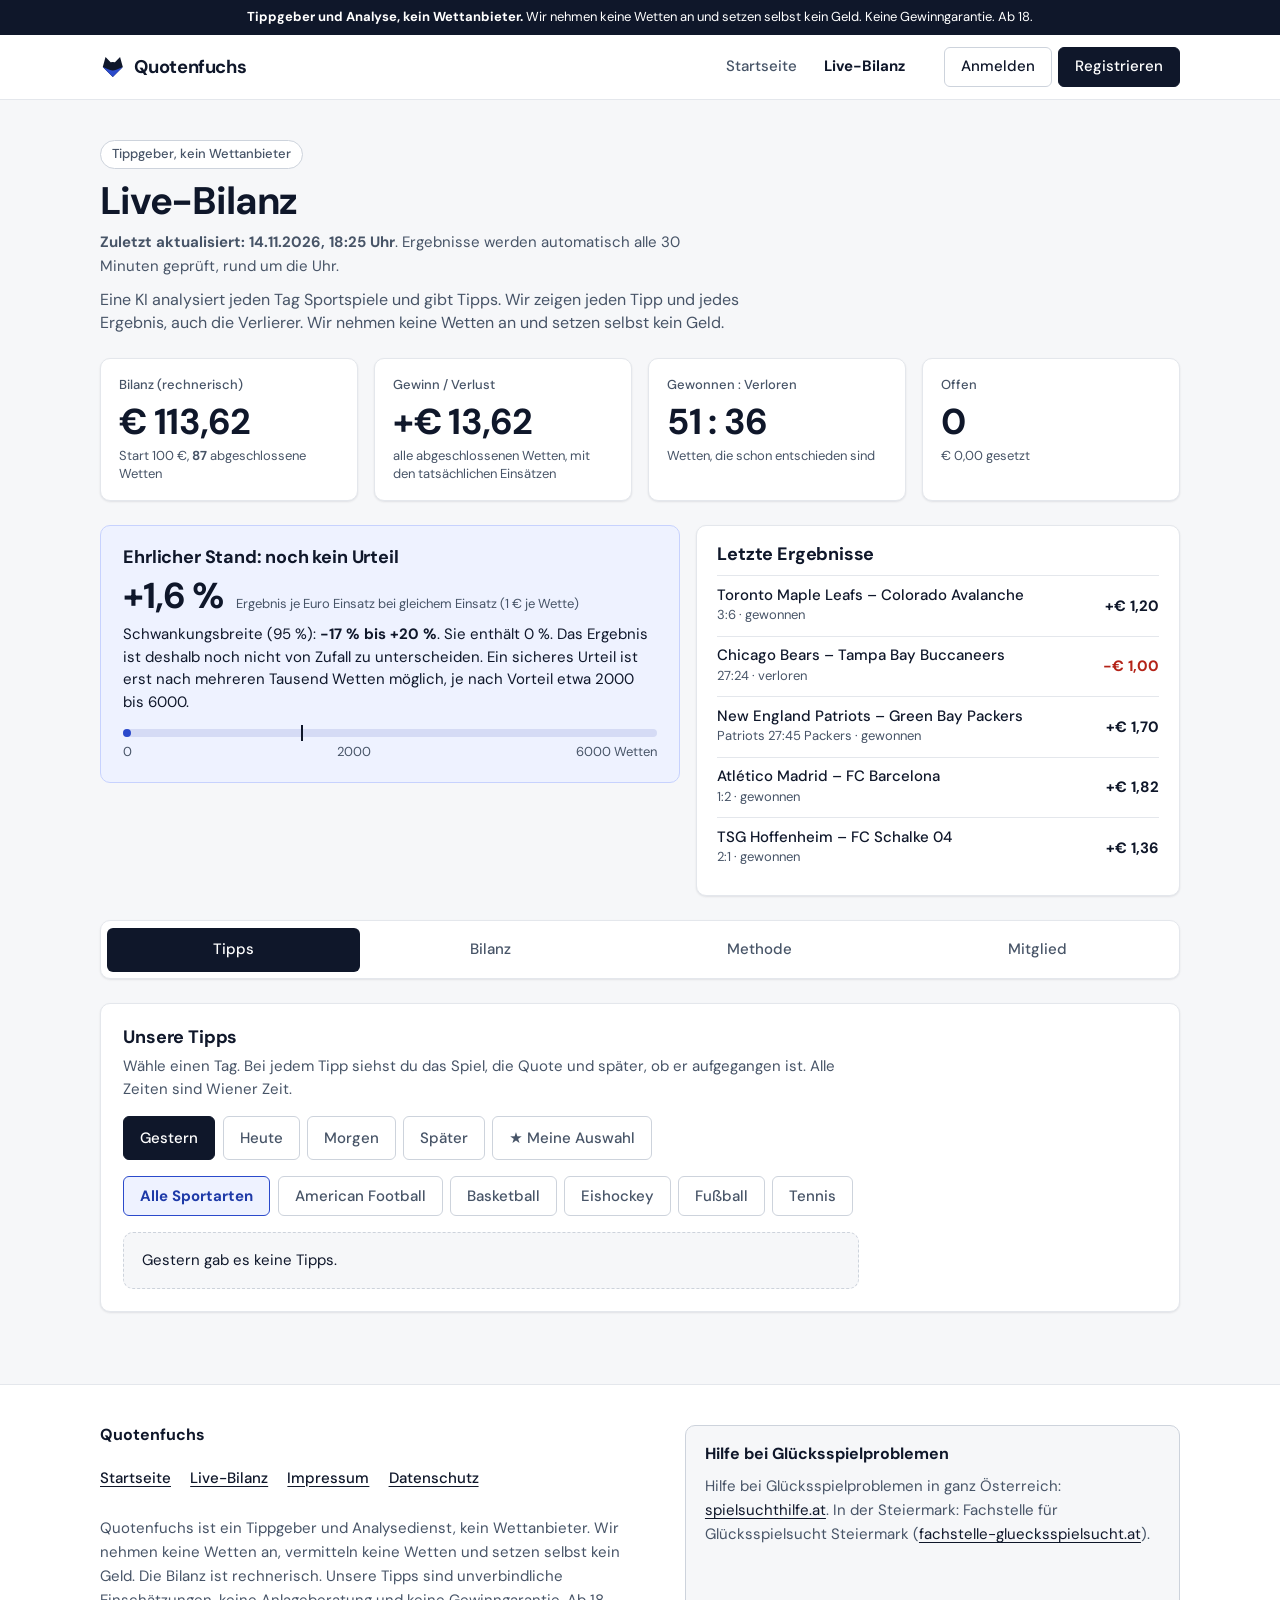
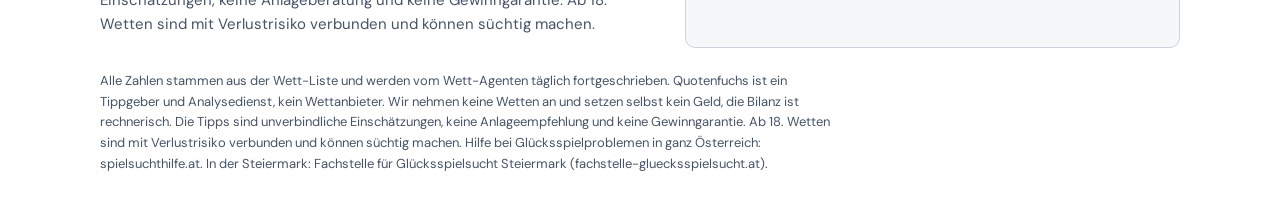
<file: bilanz.html>
<!doctype html>
<html lang="de"><head><meta charset="utf-8"><meta name="viewport" content="width=device-width,initial-scale=1">
<title>Quotenfuchs Live-Bilanz</title>
<link rel="icon" href="data:image/svg+xml,%3Csvg xmlns=%27http://www.w3.org/2000/svg%27 viewBox=%270 0 32 32%27%3E%3Crect width=%2732%27 height=%2732%27 rx=%276%27 fill=%27%230B1230%27/%3E%3Ccircle cx=%2716%27 cy=%2716%27 r=%276%27 fill=%27none%27 stroke=%27%23ffffff%27 stroke-width=%272%27/%3E%3Cpath d=%27M16 4v24%27 stroke=%27%23ffffff%27 stroke-width=%272%27/%3E%3C/svg%3E">
<link rel="stylesheet" href="assets/fonts.css">
<link rel="stylesheet" href="assets/site.css">
<script src="assets/site.js" defer></script>
<meta name="theme-color" content="#FFFFFF">
<meta name="description" content="Transparenter Track Record eines KI-Tippgebers mit rechnerischer Bilanz. Kein Wettanbieter, keine Wettannahme.">
<style>:root{--color-fg:#16181d;--color-fg-muted:#5b6270;--color-bg:#f3f4f7;--color-panel:#ffffff;--color-border-line:#dde1e7;--color-ok:#1b7f47;--color-warn:#a8741a;--color-bad:#c0392b;
--cds-radius:10px;--cds-gap-md:.9rem;--cds-gap-lg:1.5rem;--cds-pad-md:.9rem;--cds-pad-lg:1.2rem;--cds-font-size-caption:.8125rem;--cds-font-size-heading:1.0625rem;--cds-font-size-title:1.5rem;--cds-font-weight-medium:600;
--cds-chart-grid:#e3e6eb;--cds-chart-axis:#9aa3af;--cds-chart-reference:#9aa3af;--cds-chart-status-critical:#c0392b;
--font-anthropic-sans:system-ui,-apple-system,"Segoe UI",Roboto,sans-serif;--font-anthropic-serif:Georgia,"Times New Roman",serif;color-scheme:light}
@media (prefers-color-scheme:dark){:root{--color-fg:#e8eaee;--color-fg-muted:#9aa3b0;--color-bg:#101216;--color-panel:#1a1d23;--color-border-line:#2c313a;--color-ok:#4cc38a;--color-warn:#e0b24f;--color-bad:#ef6f62;
--cds-chart-grid:#2a2f38;--cds-chart-axis:#566070;--cds-chart-reference:#566070;--cds-chart-status-critical:#ef6f62;color-scheme:dark}}
html,body{margin:0;background:var(--color-bg);color:var(--color-fg);font:14px/1.5 var(--font-anthropic-sans)}
#dash-root{max-width:72rem;margin:0 auto;padding:1.5rem max(1rem,env(safe-area-inset-left,0px)) 3rem}
.dash-select{font:inherit;color:var(--color-fg);background:var(--color-bg);border:1px solid var(--color-border-line);border-radius:var(--cds-radius);padding:.4rem .6rem}
@media (max-width:40rem){#dash-root{padding-top:1rem}}

.wd{display:flex;flex-direction:column;gap:var(--cds-gap-lg);font-family:var(--font-anthropic-sans);font-variant-numeric:tabular-nums}
.wd h1{font-family:var(--font-anthropic-serif);font-weight:400;font-size:1.75rem;margin:0}
.wd .sub{color:var(--color-fg-muted);margin:.25rem 0 0}
.wd .kpis{display:grid;grid-template-columns:repeat(auto-fit,minmax(min(100%,9.5rem),1fr));gap:var(--cds-gap-md)}
.wd .card{background:var(--color-panel);border:1px solid var(--color-border-line);border-radius:var(--cds-radius);padding:var(--cds-pad-lg);min-width:0}
.wd .kpi .l{color:var(--color-fg-muted);font-size:var(--cds-font-size-caption)}
.wd .kpi .v{font-family:var(--font-anthropic-serif);font-size:1.75rem;line-height:1.2;display:block;margin-top:.25rem}
.wd .kpi .n{color:var(--color-fg-muted);font-size:var(--cds-font-size-caption);margin-top:.25rem;display:block}
.wd h2{font-size:var(--cds-font-size-heading);font-weight:var(--cds-font-weight-medium);margin:0}
.wd .note{color:var(--color-fg-muted);font-size:var(--cds-font-size-caption);margin:.25rem 0 var(--cds-gap-md)}
.wd .grid{display:grid;grid-template-columns:repeat(auto-fit,minmax(min(100%,22rem),1fr));gap:var(--cds-gap-md)}
.wd .chart{min-height:14rem}
.wd .pos{color:var(--color-ok)}.wd .neg{color:var(--color-bad)}
.wd .sportrow{display:grid;grid-template-columns:7rem 1fr 4.5rem;align-items:center;gap:.5rem;margin:.4rem 0;font-size:var(--cds-font-size-caption)}
.wd .bar{height:.9rem;position:relative;background:transparent}
.wd .bar i{position:absolute;top:0;bottom:0;border-radius:2px}
.wd .tablewrap{overflow:auto;max-height:26rem}
.wd table{border-collapse:collapse;width:100%;font-size:var(--cds-font-size-caption)}
.wd th{position:sticky;top:0;background:var(--color-panel);text-align:left;font-weight:var(--cds-font-weight-medium);padding:.4rem .5rem;border-bottom:1px solid var(--color-border-line);white-space:nowrap}
.wd td{padding:.4rem .5rem;border-bottom:1px solid var(--color-border-line);vertical-align:top}
.wd td.r,.wd th.r{text-align:right}
.wd table{min-width:56rem}
.wd td{white-space:nowrap}
.wd td:nth-child(2),.wd td:nth-child(3){white-space:normal;min-width:11rem}
.wd .tablewrap{scrollbar-gutter:stable}
.wd .hint{color:var(--color-fg-muted);font-size:var(--cds-font-size-caption)}
.wd .filters{display:flex;flex-wrap:wrap;gap:var(--cds-gap-md);align-items:flex-end}
.wd .filters label{display:flex;flex-direction:column;gap:.25rem;font-size:var(--cds-font-size-caption);color:var(--color-fg-muted);min-width:0}
.wd .filters input,.wd .filters button{font:inherit;color:var(--color-fg);background:var(--color-bg);border:1px solid var(--color-border-line);border-radius:var(--cds-radius);padding:.4rem .6rem}
.wd .filters button{cursor:pointer}
.wd th.sortable{cursor:pointer}
.wd th[aria-sort=ascending]::after{content:" \25B2";font-size:.7em}
.wd th[aria-sort=descending]::after{content:" \25BC";font-size:.7em}
.wd tr.rowmain{cursor:pointer}
.wd tr.rowmain:hover td,.wd tr.rowmain.open td{background:var(--color-bg)}
.wd tr.rowdet td{white-space:normal;background:var(--color-bg)}
.wd dl.det{margin:0;display:grid;grid-template-columns:minmax(8rem,12rem) 1fr;gap:.25rem .75rem}
.wd dl.det dt{color:var(--color-fg-muted)}
.wd dl.det dd{margin:0;white-space:normal}
@media (max-width:40rem){.wd dl.det{grid-template-columns:1fr}}
.wd .gloss summary{cursor:pointer;font-weight:var(--cds-font-weight-medium)}
.wd .gloss dl{margin-top:var(--cds-gap-md)}
.wd .hero{display:flex;flex-direction:column;gap:.5rem;padding-block:var(--cds-pad-md)}
.wd .hero h1{font-size:2.25rem;line-height:1.1}
.wd .badge{align-self:flex-start;font-size:var(--cds-font-size-caption);padding:.2rem .6rem;border:1px solid var(--color-border-line);border-radius:999px;color:var(--color-fg-muted)}
.wd .lead{font-size:var(--cds-font-size-heading);max-width:44rem;margin:.25rem 0 0;line-height:1.45}
.wd .steps ol{margin:var(--cds-gap-md) 0;padding-left:1.25rem;display:flex;flex-direction:column;gap:.5rem;max-width:48rem;line-height:1.5}
.wd .honest{margin:0;padding:var(--cds-pad-md);border-radius:var(--cds-radius);background:var(--color-bg);border:1px solid var(--color-border-line);max-width:48rem}
.wd .kpi .v{font-size:2rem}
.wd .card{box-shadow:none}
[data-dash-source-state=empty]{color:transparent}

.wd .big{font-family:var(--font-anthropic-serif);font-size:1.6rem;line-height:1.25;margin:.25rem 0 0}
.wd .big .bigv{color:var(--color-ok)}
.wd tr.win td:first-child{box-shadow:inset 3px 0 0 var(--color-ok)}
.wd tr.lose td:first-child{box-shadow:inset 3px 0 0 var(--color-bad)}
@media (max-width:40rem){
  .wd table{min-width:0}
  .wd table[data-source=abgeschlossene] thead{display:none}
  .wd table[data-source=abgeschlossene],.wd table[data-source=abgeschlossene] tbody{display:block}
  .wd table[data-source=abgeschlossene] tr.rowmain{display:flex;flex-wrap:wrap;align-items:baseline;gap:.1rem .75rem;padding:.6rem .6rem .6rem .75rem;border-bottom:1px solid var(--color-border-line);border-left:4px solid transparent}
  .wd table[data-source=abgeschlossene] tr.rowmain.win{border-left-color:var(--color-ok)}
  .wd table[data-source=abgeschlossene] tr.rowmain.lose{border-left-color:var(--color-bad)}
  .wd table[data-source=abgeschlossene] tr.rowmain td{border:0;padding:0;box-shadow:none!important;min-width:0!important;white-space:normal}
  .wd table[data-source=abgeschlossene] td:nth-child(1){order:1;width:100%;color:var(--color-fg-muted);font-size:.85em}
  .wd table[data-source=abgeschlossene] td:nth-child(2){order:2;width:100%;font-weight:var(--cds-font-weight-medium);font-size:1.05em}
  .wd table[data-source=abgeschlossene] td:nth-child(3){order:3;width:100%;color:var(--color-fg-muted)}
  .wd table[data-source=abgeschlossene] td:nth-child(6){order:4}
  .wd table[data-source=abgeschlossene] td:nth-child(7){order:5;font-weight:var(--cds-font-weight-medium)}
  .wd table[data-source=abgeschlossene] td:nth-child(8){order:6;margin-left:auto}
  .wd table[data-source=abgeschlossene] td:nth-child(4),.wd table[data-source=abgeschlossene] td:nth-child(5),.wd table[data-source=abgeschlossene] td:nth-child(9){display:none}
  .wd table[data-source=abgeschlossene] tr.rowdet{display:block}
  .wd table[data-source=abgeschlossene] tr.rowdet[hidden]{display:none}
  .wd table[data-source=abgeschlossene] tr.rowdet td{display:block;padding:.6rem}
  .wd .tablewrap{max-height:none}
  .wd table.plan{display:block}.wd table.plan thead{display:none}.wd table.plan tbody{display:block}
  .wd table.plan tr{display:flex;flex-wrap:wrap;gap:.1rem .6rem;padding:.55rem 0;border-bottom:1px solid var(--color-border-line)}
  .wd table.plan td{border:0;padding:0;white-space:normal;min-width:0}
  .wd table.plan td:nth-child(1){color:var(--color-fg-muted);font-size:.85em}
  .wd table.plan td:nth-child(2){color:var(--color-fg-muted);font-size:.85em}
  .wd table.plan td:nth-child(3){width:100%;font-weight:var(--cds-font-weight-medium);font-size:1.05em}
}

.wd [hidden]{display:none!important}
.wd .topbar{display:flex;justify-content:space-between;align-items:center;gap:.5rem;flex-wrap:wrap}
.wd .auth{display:flex;gap:.5rem}
.wd .btn{font:inherit;cursor:pointer;color:var(--color-bg);background:var(--color-fg);border:1px solid var(--color-fg);border-radius:999px;padding:.4rem 1rem}
.wd .btn.ghost{background:transparent;color:var(--color-fg);border-color:var(--color-border-line)}
.wd .btn.more{display:block;margin:var(--cds-gap-md) auto 0}
.wd .tabs{display:flex;gap:.25rem;position:sticky;top:0;z-index:5;background:var(--color-bg);padding:.4rem 0;overflow-x:auto}
.wd .tabs button{font:inherit;flex:1;white-space:nowrap;cursor:pointer;color:var(--color-fg-muted);background:transparent;border:1px solid var(--color-border-line);border-radius:999px;padding:.45rem .8rem}
.wd .tabs button.on{color:var(--color-bg);background:var(--color-fg);border-color:var(--color-fg)}
.wd [data-tab]{display:flex;flex-direction:column;gap:var(--cds-gap-lg)}
.authdlg{border:1px solid var(--color-border-line);border-radius:var(--cds-radius);background:var(--color-panel);color:var(--color-fg);padding:1.25rem;max-width:min(92vw,24rem);width:100%}
.authdlg::backdrop{background:rgba(0,0,0,.5)}
.authdlg form{display:flex;flex-direction:column;gap:.75rem}
.authdlg label{display:flex;flex-direction:column;gap:.25rem;font-size:.85rem;color:var(--color-fg-muted)}
.authdlg input{font:inherit;color:var(--color-fg);background:var(--color-bg);border:1px solid var(--color-border-line);border-radius:8px;padding:.55rem .7rem}
.authdlg .atabs{display:flex;gap:.5rem}
.authdlg .atabs button{flex:1;font:inherit;cursor:pointer;background:transparent;color:var(--color-fg-muted);border:0;border-bottom:2px solid transparent;padding:.4rem}
.authdlg .atabs button.on{color:var(--color-fg);border-bottom-color:var(--color-fg)}
.authdlg[data-mode=login] .reg{display:none}
.authdlg .btn{font:inherit;cursor:pointer;color:var(--color-bg);background:var(--color-fg);border:1px solid var(--color-fg);border-radius:999px;padding:.5rem 1rem}
.authdlg .btn.ghost{background:transparent;color:var(--color-fg);border-color:var(--color-border-line)}
@media (max-width:40rem){
  .wd .kpis{grid-template-columns:repeat(3,1fr);gap:.5rem}
  .wd .kpis .card{padding:.6rem}
  .wd .kpi .v{font-size:1.25rem}
  .wd .kpi .n{display:none}
  .wd .kpi .l{font-size:.75rem}
  .wd .hero h1{font-size:1.75rem}
  .wd .hero .lead{font-size:.95rem}
  .wd .hero .sub{display:none}
}

/* Quotenfuchs Bilanz-Seite: gemeinsame Basis liegt in assets/site.css. Schrift, Farben und Abstaende kommen von dort. */
:root{--color-fg:var(--tinte);--color-fg-muted:var(--grau);--color-bg:var(--bg);--color-panel:#fff;--color-border-line:var(--linie);
--color-ok:var(--akzent-d);--color-bad:var(--minus);--color-warn:#8A5A00;--cds-radius:10px;
--cds-chart-grid:#E4E7EC;--cds-chart-axis:#98A2B3;--cds-chart-reference:#98A2B3;--cds-chart-status-critical:var(--minus);
--font-anthropic-sans:var(--font);--font-anthropic-serif:var(--font);color-scheme:light}
html,body{background:var(--bg);color:var(--tinte);font:400 var(--t-m)/1.6 var(--font)}
#dash-root{max-width:none;padding:0;margin:0}
.wd{max-width:var(--seite);margin-inline:auto;padding:var(--sp-4) max(1.25rem,env(safe-area-inset-left,0px)) 0;display:flex;flex-direction:column;gap:var(--sp-3);font-family:var(--font);font-variant-numeric:tabular-nums}
.wd [hidden]{display:none!important}
.wd h1,.wd h2,.wd h3{font-family:var(--font);margin:0;text-wrap:balance}
.wd h2{font-weight:700;font-size:var(--t-l);line-height:1.25;letter-spacing:-.01em}
.wd .note{color:var(--grau);font-size:var(--t-s);line-height:1.5;margin:.4rem 0 var(--sp-2);max-width:46rem}
.wd .hint{color:var(--grau);font-size:var(--t-s)}
.wd .pos{color:var(--tinte)}.wd .neg{color:var(--minus)}
.wd button:focus-visible,.wd a:focus-visible,.wd summary:focus-visible,.wd select:focus-visible,.wd input:focus-visible{outline:3px solid var(--akzent);outline-offset:2px;border-radius:6px}
/* Kopf der Bilanz */
.wd .pagehead{display:block}
.wd .badge{display:inline-block;font-size:var(--t-xs);font-weight:600;color:var(--grau);background:#fff;border:1px solid var(--linie-d);border-radius:999px;padding:.2rem .7rem}
.wd h1{font-weight:700;font-size:clamp(1.75rem,4.5vw,2.4rem);line-height:1.1;letter-spacing:-.03em;margin:.7rem 0 0}
.wd .pagehead .sub{color:var(--grau);font-size:var(--t-s);margin:.5rem 0 0;max-width:40rem}
.wd .pagehead .lead{margin:.6rem 0 0;max-width:40rem;font-size:var(--t-m);color:var(--grau)}
.wd .kpis{display:grid;grid-template-columns:repeat(4,1fr);gap:var(--sp-2)}
.wd .kpis .card{padding:1rem 1.15rem;box-shadow:var(--schatten)}
.wd .kpi .l{display:block;color:var(--grau);font-size:var(--t-xs);font-weight:500}
.wd .kpi .v{display:block;font:700 var(--t-num)/1.15 var(--font);letter-spacing:-.02em;margin-top:.3rem}
.wd .kpi .n{display:block;color:var(--grau);font-size:var(--t-xs);margin-top:.3rem;line-height:1.4}
.wd .gloss .kpis{grid-template-columns:repeat(2,1fr);margin-top:.8rem}
.wd .summary{display:grid;grid-template-columns:1.2fr 1fr;gap:var(--sp-2);align-items:start}
.wd .urteil{background:var(--akzent-bg);border:1px solid var(--akzent-rand);border-radius:var(--r-m);padding:1.25rem 1.4rem}
.wd .urteil h2{font-size:var(--t-l);margin-bottom:.6rem}
.wd .urteil p{margin:0 0 .6rem;font-size:var(--t-s);line-height:1.5}
.wd .u-zahl{display:flex;align-items:baseline;gap:.8rem;flex-wrap:wrap}
.wd .u-v{font:700 2.25rem/1 var(--font);letter-spacing:-.03em}
.wd .u-l{color:var(--grau);font-size:var(--t-xs)}
.wd .meter{position:relative;height:.5rem;margin:1rem 0 .3rem;border-radius:999px;background:#D5DBF5}
.wd .meter i{position:absolute;left:0;top:0;bottom:0;width:max(.5rem,var(--p,2%));border-radius:999px;background:var(--akzent)}
.wd .meter .m2{position:absolute;left:33.33%;top:-.25rem;bottom:-.25rem;width:2px;background:var(--tinte)}
.wd .m-l{display:flex;justify-content:space-between;color:var(--grau);font-size:var(--t-xs)!important;margin:0!important}
.wd .latestbox{background:#fff;border:1px solid var(--linie);border-radius:var(--r-m);padding:1.1rem 1.25rem;box-shadow:var(--schatten)}
.wd .latest{list-style:none;margin:.6rem 0 0;padding:0;border-top:1px solid var(--linie)}
.wd .latest li{display:flex;justify-content:space-between;align-items:center;gap:1rem;padding:.6rem 0;border-bottom:1px solid var(--linie);min-height:44px}
.wd .latest li:last-child{border-bottom:0}
.wd .latest .txt{display:flex;flex-direction:column;min-width:0}
.wd .latest .t{font-weight:600;font-size:var(--t-s);line-height:1.3}
.wd .latest .e{font-size:var(--t-xs);color:var(--grau)}
.wd .latest b{font-weight:700;font-size:var(--t-s);white-space:nowrap}
.wd .latest li.v b{color:var(--minus)}
/* Reiter */
.wd .tabs{position:sticky;top:4rem;z-index:20;display:flex;gap:.25rem;padding:.4rem;background:#fff;border:1px solid var(--linie);border-radius:var(--r-m);overflow-x:auto;box-shadow:var(--schatten)}
.wd .tabs button{flex:1 0 auto;min-height:44px;font:600 var(--t-s)/1 var(--font);padding:0 1.1rem;border:0;background:transparent;color:var(--grau);border-radius:var(--r-s);cursor:pointer;white-space:nowrap}
.wd .tabs button:hover{background:var(--bg);color:var(--tinte)}
.wd .tabs button.on,.wd .tabs button[aria-selected=true]{background:var(--tinte);border-color:var(--tinte);color:#fff}
.wd [data-tab]{display:flex;flex-direction:column;gap:var(--sp-3)}
/* Karten */
.wd .card{background:#fff;border:1px solid var(--linie);border-radius:var(--r-m);padding:1.4rem;box-shadow:var(--schatten);min-width:0}
.wd .gloss summary{cursor:pointer;font:600 var(--t-m)/1.3 var(--font);min-height:44px;display:flex;align-items:center}
.wd .gloss dl{margin-top:var(--sp-2)}
.wd dl.det{margin:0;display:grid;grid-template-columns:minmax(8rem,13rem) 1fr;gap:.45rem 1rem}
.wd dl.det dt{color:var(--grau);font-size:var(--t-s)}
.wd dl.det dd{margin:0;white-space:normal;overflow-wrap:anywhere;font-size:var(--t-s)}
.wd dl.det code{font-size:.8rem;word-break:break-all}
.wd .grid{display:grid;grid-template-columns:repeat(auto-fit,minmax(min(100%,22rem),1fr));gap:var(--sp-2)}
/* Tage und Filter */
.wd .daytabs,.wd .chips{display:flex;flex-wrap:wrap;gap:.45rem;margin:0 0 var(--sp-2)}
.wd .daytabs button,.wd .chips button{min-height:44px;padding:0 1rem;font:600 var(--t-s)/1 var(--font);border:1.5px solid var(--linie);background:#fff;color:var(--grau);border-radius:999px;cursor:pointer}
.wd .chips button{min-height:40px;font-weight:500}
.wd .daytabs button:hover,.wd .chips button:hover{border-color:var(--tinte);color:var(--tinte)}
.wd .daytabs button.on,.wd .daytabs button[aria-pressed=true]{background:var(--tinte);border-color:var(--tinte);color:#fff}
.wd .chips button.on,.wd .chips button[aria-pressed=true]{background:var(--akzent-bg);border-color:var(--tinte);color:var(--tinte);font-weight:700}
.wd .tipcards{display:grid;grid-template-columns:repeat(auto-fill,minmax(min(100%,19rem),1fr));gap:var(--sp-2)}
.wd .tipcard{background:#fff;border:1px solid var(--linie);border-radius:var(--r-m);padding:1rem 1.1rem;display:flex;flex-direction:column;gap:.5rem;min-width:0;border-top:4px solid var(--linie)}
.wd .tipcard .kopf{display:flex;justify-content:space-between;align-items:center;gap:.5rem;font-size:var(--t-xs);color:var(--grau)}
.wd .tipcard .sport{background:#F1EEE6;border-radius:999px;padding:.15rem .65rem;font-weight:600;color:var(--tinte)}
.wd .tipcard .spiel{font:700 var(--t-m)/1.3 var(--font);overflow-wrap:anywhere}
.wd .tipcard .tipp{font-size:var(--t-s);overflow-wrap:anywhere}
.wd .tipcard .zeile{display:flex;justify-content:space-between;align-items:center;gap:.5rem;font-size:var(--t-s)}
.wd .tipcard .quote{font:800 1.5rem/1 var(--font)}
.wd .tipcard .punkte{letter-spacing:.1em;color:var(--akzent-d);font-size:.95rem}
.wd .tipcard .stat{align-self:flex-start;border-radius:999px;padding:.25rem .8rem;font-size:var(--t-xs);font-weight:700}
.wd .tipcard .stat.ok{background:#E8ECFF;color:#1B2A8F}
.wd .tipcard .stat.bad{background:#FBE9E7;color:#8E2219}
.wd .tipcard .stat.offen{background:#F1EEE6;color:var(--grau)}
.wd .tipcard details{font-size:var(--t-s);color:var(--grau)}
.wd .tipcard summary{cursor:pointer;font-weight:600;color:var(--tinte);min-height:44px;display:flex;align-items:center}
.wd .tipcard .kopf .stern{border:0;background:none;font-size:1.4rem;line-height:1;cursor:pointer;color:var(--akzent-d);min-width:44px;min-height:44px}
.wd .emptybox{background:var(--akzent-bg);border:1px dashed #E0C9A3;border-radius:var(--r-m);padding:1rem 1.1rem;color:var(--tinte);margin:0}
/* Verlauf */
.wd .chartcard{background:var(--nacht);color:#fff;border:0;border-radius:var(--r-l);padding:1.6rem 1.6rem 1.3rem}
.wd .chartcard h2{color:#fff;font-size:var(--t-xl)}
.wd .pitch{margin:.8rem 0 0;border:0;padding:0}
.wd .pitch figcaption{color:rgba(255,255,255,.78);font-size:var(--t-s);margin:.7rem 0 0;max-width:40rem}
.wd .pitch .chart{min-height:16rem}
.wd .pitch svg{overflow:visible;cursor:crosshair;display:block}
.wd svg path.draw-in{stroke-dasharray:1;stroke-dashoffset:1;animation:zeichne 1.5s cubic-bezier(.3,.6,.2,1) .1s forwards}
.wd svg .dot{opacity:0;animation:erscheine .3s ease forwards}
.wd svg .vline{stroke:rgba(255,255,255,.8);stroke-width:1;stroke-dasharray:3 3}
.wd .tip{position:absolute;top:2px;z-index:3;pointer-events:none;background:#fff;color:var(--tinte);border-radius:10px;padding:.45rem .65rem;font-size:var(--t-xs);line-height:1.35;box-shadow:0 8px 24px rgba(10,14,60,.35);display:flex;flex-direction:column;max-width:16rem}
@keyframes zeichne{to{stroke-dashoffset:0}}
@keyframes erscheine{to{opacity:1}}
@media (prefers-reduced-motion:reduce){.wd svg path.draw-in{animation:none;stroke-dashoffset:0}.wd svg .dot{animation:none;opacity:1}}
.wd .sportrow{display:grid;grid-template-columns:8.5rem 1fr 4.5rem;align-items:center;gap:.6rem;margin:.5rem 0;font-size:var(--t-s)}
.wd .bar{height:.9rem;position:relative}
.wd .bar i{position:absolute;top:0;bottom:0;border-radius:3px}
.wd .chart{min-height:12rem}
/* Tabellen */
.wd .tablewrap{overflow:auto;max-height:30rem;scrollbar-gutter:stable;border-top:2px solid var(--tinte)}
.wd table{border-collapse:collapse;width:100%;min-width:56rem;font-size:var(--t-s)}
.wd th{position:sticky;top:0;background:#fff;text-align:left;font:600 var(--t-xs)/1.2 var(--font);color:var(--grau);padding:.7rem .6rem;border-bottom:1px solid var(--linie);white-space:nowrap;z-index:1}
.wd th.sortable{cursor:pointer}.wd th.sortable:hover{color:var(--tinte)}
.wd th[aria-sort=ascending]::after{content:" \25B2";font-size:.7em}.wd th[aria-sort=descending]::after{content:" \25BC";font-size:.7em}
.wd td{padding:.7rem .6rem;border-bottom:1px solid var(--linie);vertical-align:top;white-space:nowrap}
.wd td:nth-child(2),.wd td:nth-child(3){white-space:normal;min-width:11rem}
.wd td.r,.wd th.r{text-align:right}
.wd td.lern{white-space:normal;min-width:16rem;max-width:26rem}
.wd tr.rowmain{cursor:pointer}
.wd tr.rowmain:hover td,.wd tr.rowmain.open td,.wd tr.rowdet td{background:#FBF9F3}
.wd tr.rowdet td{white-space:normal}
.wd tr.win td:first-child{box-shadow:inset 4px 0 0 var(--akzent)}
.wd tr.lose td:first-child{box-shadow:inset 4px 0 0 var(--minus)}
.wd td.pos,.wd td.neg{font-weight:700}
.wd table.plan{min-width:0}
/* Filter */
.wd .filters{display:flex;flex-wrap:wrap;gap:var(--sp-2);align-items:flex-end}
.wd .filters label{display:flex;flex-direction:column;gap:.3rem;font-size:var(--t-xs);color:var(--grau);min-width:0}
.wd .filters input,.wd .filters button,.dash-select{font:inherit;font-size:var(--t-s);color:var(--tinte);background:#fff;border:1.5px solid var(--linie);border-radius:10px;padding:0 .8rem;min-height:44px}
.wd .filters button{cursor:pointer;font-weight:600}
/* Knoepfe */
.wd .btn{font:700 var(--t-s)/1 var(--font);cursor:pointer;background:var(--fuchs);color:#1b0c00;border:1.5px solid var(--fuchs);border-radius:999px;padding:0 1.3rem;min-height:48px;display:inline-flex;align-items:center;justify-content:center;text-decoration:none}
.wd .btn:hover{background:#ff8f3d;border-color:#ff8f3d}
.wd .btn.ghost{background:transparent;color:var(--tinte);border-color:var(--tinte)}
.wd .btn.ghost:hover{background:rgba(18,22,43,.07)}
.wd .btn.more{display:flex;margin:var(--sp-2) auto 0;background:var(--tinte);color:#fff;border-color:var(--tinte)}
.wd .linkbtn{font:inherit;background:none;border:0;padding:0 .2rem;min-height:44px;color:var(--tinte);text-decoration:underline;cursor:pointer}
/* So geht's, Mitglied */
.wd .steps ol{margin:var(--sp-2) 0;padding-left:1.3rem;display:flex;flex-direction:column;gap:.7rem;max-width:44rem}
.wd .honest{margin:0;padding:1rem 1.1rem;border-radius:var(--r-m);background:var(--akzent-bg);border:1px solid #F0DFC6;max-width:46rem}
.wd .plans{display:grid;grid-template-columns:repeat(auto-fit,minmax(min(100%,17rem),1fr));gap:var(--sp-2);margin-top:var(--sp-2)}
.wd .plans .plan{border:1px solid var(--linie);border-radius:var(--r-l);padding:1.2rem 1.3rem;display:flex;flex-direction:column;gap:.5rem;background:#fff}
.wd .plans .plan h3{font-size:var(--t-xl)}
.wd .plans .plan .state{margin:0;color:var(--grau);font-size:var(--t-xs)}
.wd .plans .plan ul{margin:.3rem 0 .8rem;padding-left:1.1rem;display:flex;flex-direction:column;gap:.4rem}
.wd .plans .plan.hot{background:var(--nacht);color:#fff;border-color:transparent}
.wd .plans .plan.hot .state{color:rgba(255,255,255,.78)}
.wd .plans .plan.hot .btn{align-self:flex-start;margin-top:auto}
.wd .faq{grid-template-columns:1fr}.wd .faq dt{color:var(--tinte);font-weight:700;margin-top:.8rem}
.kassebox{display:flex;justify-content:space-between;align-items:center;gap:1rem;flex-wrap:wrap;margin:1rem 0;padding:1rem 1.1rem;border:1px solid var(--linie);border-radius:14px}
.kassebox>div{display:flex;flex-direction:column}.kassebox b{font:800 1.6rem/1.2 var(--font)}
/* Dialoge */
.authdlg{position:fixed;max-height:92vh;overflow-y:auto;border:0;border-radius:var(--r-l);background:#fff;color:var(--tinte);padding:1.3rem;max-width:min(92vw,24rem);width:100%;box-shadow:0 30px 80px rgba(10,14,60,.4);font-family:var(--font)}
.authdlg::backdrop{background:rgba(11,18,48,.6)}
.authdlg form{display:flex;flex-direction:column;gap:.8rem}
.authdlg label{display:flex;flex-direction:column;gap:.3rem;font-size:var(--t-s);color:var(--grau)}
.authdlg input,.authdlg select{font:inherit;color:var(--tinte);background:var(--bg);border:1.5px solid var(--linie);border-radius:10px;padding:.6rem .75rem;min-height:44px}
.authdlg input[type=number],.authdlg input[type=date]{width:100%}
.authdlg .atabs{display:flex;gap:.5rem}
.authdlg .atabs button{flex:1;font:600 var(--t-s) var(--font);cursor:pointer;background:transparent;color:var(--grau);border:0;border-bottom:3px solid transparent;min-height:44px}
.authdlg .atabs button.on{color:var(--tinte);border-bottom-color:var(--fuchs)}
.authdlg[data-mode=login] .reg{display:none}
.authdlg .chk{flex-direction:row;gap:.6rem;align-items:flex-start}.authdlg .chk input{margin-top:.25rem;min-height:0;width:1.1rem;height:1.1rem}
.authdlg[data-mode=login] .chk{display:none}
.authdlg .btn{font:700 var(--t-s) var(--font);cursor:pointer;background:var(--fuchs);color:#1b0c00;border:1.5px solid var(--fuchs);border-radius:999px;padding:0 1.2rem;min-height:48px}
.authdlg .btn.ghost{background:transparent;color:var(--tinte);border-color:var(--linie)}
.authdlg .xclose{position:sticky;top:0;float:right;margin-left:auto;display:block;width:44px;height:44px;border:0;border-radius:50%;background:#eceef6;color:var(--tinte);font-size:1.5rem;line-height:1;cursor:pointer;z-index:2}
.authdlg .note{font-size:var(--t-s);color:var(--grau);margin:0}
.authdlg .tablewrap{overflow-x:visible;border-top:2px solid var(--tinte)}
.authdlg .tablewrap table{min-width:0;width:100%;font-size:var(--t-s)}
.authdlg .tablewrap th,.authdlg .tablewrap td{padding:.4rem;white-space:nowrap}
/* Mobil */
@media (max-width:52rem){
  .wd .hero{grid-template-columns:1fr;gap:var(--sp-3)}
  .wd .kpis{grid-template-columns:1fr 1fr}
  .wd .kpis .card{padding:.85rem 1rem}
  .wd .card{padding:1.1rem}
  .wd .chartcard{padding:1.2rem 1rem}
  .wd dl.det{grid-template-columns:1fr;gap:.1rem}
  .wd dl.det dd{margin-bottom:.6rem}
  .wd table{min-width:0}
  .wd table[data-source=abgeschlossene] thead{display:none}
  .wd table[data-source=abgeschlossene],.wd table[data-source=abgeschlossene] tbody{display:block}
  .wd table[data-source=abgeschlossene] tr.rowmain{display:flex;flex-wrap:wrap;align-items:baseline;gap:.15rem .8rem;padding:.8rem .6rem .8rem .8rem;border-bottom:1px solid var(--linie);border-left:4px solid transparent}
  .wd table[data-source=abgeschlossene] tr.rowmain.win{border-left-color:var(--akzent)}
  .wd table[data-source=abgeschlossene] tr.rowmain.lose{border-left-color:var(--minus)}
  .wd table[data-source=abgeschlossene] tr.rowmain td{border:0;padding:0;box-shadow:none!important;min-width:0!important;white-space:normal;background:none!important}
  .wd table[data-source=abgeschlossene] td:nth-child(1){order:1;width:100%;color:var(--grau);font-size:var(--t-xs)}
  .wd table[data-source=abgeschlossene] td:nth-child(2){order:2;width:100%;font:700 var(--t-m)/1.3 var(--font)}
  .wd table[data-source=abgeschlossene] td:nth-child(3){order:3;width:100%;color:var(--grau);font-size:var(--t-s)}
  .wd table[data-source=abgeschlossene] td:nth-child(6){order:4;font-weight:600}
  .wd table[data-source=abgeschlossene] td:nth-child(7){order:5;font-size:var(--t-s)}
  .wd table[data-source=abgeschlossene] td:nth-child(8){order:6;margin-left:auto;font:800 1.25rem/1 var(--font)}
  .wd table[data-source=abgeschlossene] td:nth-child(4),.wd table[data-source=abgeschlossene] td:nth-child(5),.wd table[data-source=abgeschlossene] td:nth-child(9){display:none}
  .wd table[data-source=abgeschlossene] tr.rowdet{display:block}
  .wd table[data-source=abgeschlossene] tr.rowdet td{display:block;padding:.8rem}
  .wd .tablewrap{max-height:none}
  .wd table.plan{display:block}.wd table.plan thead{display:none}.wd table.plan tbody{display:block}
  .wd table.plan tr{display:flex;flex-wrap:wrap;gap:.1rem .6rem;padding:.7rem 0;border-bottom:1px solid var(--linie)}
  .wd table.plan td{border:0;padding:0;white-space:normal;min-width:0}
  .wd table.plan td:nth-child(3){width:100%;font-weight:700}
  .wd table[data-source=offene] thead{display:none}
  .wd table[data-source=offene],.wd table[data-source=offene] tbody{display:block}
  .wd table[data-source=offene] tr.rowmain{display:flex;flex-wrap:wrap;gap:.1rem .7rem;padding:.7rem 0;border-bottom:1px solid var(--linie)}
  .wd table[data-source=offene] tr.rowmain td{border:0;padding:0;white-space:normal;min-width:0!important}
  .wd table[data-source=offene] td:nth-child(2){width:100%;font-weight:700}
  .wd table[data-source=offene] tr.rowdet{display:block}.wd table[data-source=offene] tr.rowdet td{display:block}
}
@media (max-width:30rem){.wd .sportrow{grid-template-columns:6.5rem 1fr 3.6rem}}
@media (max-width:30rem){.wd .tabs button{flex:1 1 0;padding:0 .4rem;font-size:.875rem}}

/* Feinschliff: nuechterne Formen, ein Akzent */
.wd .daytabs button,.wd .chips button{border:1px solid var(--linie-d);border-radius:var(--r-s);font-family:var(--font)}
.wd .daytabs button:hover,.wd .chips button:hover{background:var(--bg)}
.wd .daytabs button.on,.wd .daytabs button[aria-pressed=true]{background:var(--tinte);border-color:var(--tinte);color:#fff}
.wd .chips button.on,.wd .chips button[aria-pressed=true]{background:var(--akzent-bg);border-color:var(--akzent);color:var(--akzent-d);font-weight:700}
.wd .tipcard{border-top:1px solid var(--linie);box-shadow:var(--schatten)}
.wd .tipcard .sport{background:var(--bg);border-radius:var(--r-s);border:1px solid var(--linie)}
.wd .tipcard .spiel{font-family:var(--font);font-weight:700}
.wd .tipcard .quote{font-family:var(--font);font-size:1.4rem}
.wd .tipcard .stat{border-radius:var(--r-s)}
.wd .tipcard .stat.ok{background:var(--akzent-bg);color:var(--akzent-d)}
.wd .tipcard .stat.bad{background:var(--minus-bg);color:var(--minus)}
.wd .tipcard .stat.offen{background:var(--bg);color:var(--grau)}
.wd .emptybox{background:var(--bg);border:1px dashed var(--linie-d)}
.wd .chartcard{background:#fff;color:var(--tinte);border:1px solid var(--linie);border-radius:var(--r-m);padding:1.4rem;box-shadow:var(--schatten)}
.wd .chartcard h2{color:var(--tinte);font-size:var(--t-l)}
.wd .pitch figcaption{color:var(--grau);font-size:var(--t-xs)}
.wd .tip{background:var(--tinte);color:#fff;box-shadow:0 8px 24px rgba(15,23,42,.3)}
.wd svg .vline{stroke:var(--tinte);stroke-opacity:.6}
.wd .btn{background:var(--tinte);color:#fff;border:1px solid var(--tinte);border-radius:var(--r-s);font-family:var(--font);font-weight:600}
.wd .btn:hover{background:#1E293B;border-color:#1E293B}
.wd .btn.ghost{background:#fff;color:var(--tinte);border-color:var(--linie-d)}
.wd .btn.ghost:hover{background:var(--bg)}
.wd .honest{background:var(--akzent-bg);border:1px solid var(--akzent-rand)}
.wd .plans .plan{border-radius:var(--r-m);box-shadow:var(--schatten)}
.wd .plans .plan.hot{background:#fff;color:var(--tinte);border:1px solid var(--akzent)}
.wd .plans .plan.hot .state{color:var(--grau)}
.wd .tablewrap{border-top:1px solid var(--linie)}
.wd th{background:var(--bg)}
.wd tr.rowmain:hover td,.wd tr.rowmain.open td,.wd tr.rowdet td{background:#FAFBFC}
.wd tr.win td:first-child{box-shadow:inset 3px 0 0 var(--akzent)}
.wd tr.lose td:first-child{box-shadow:inset 3px 0 0 var(--minus)}
.wd .sportrow{font-size:var(--t-s)}
.wd .filters input,.wd .filters button,.dash-select{border:1px solid var(--linie-d);border-radius:var(--r-s)}
.authdlg{border-radius:var(--r-m)}
.authdlg input,.authdlg select{border:1px solid var(--linie-d);border-radius:var(--r-s);background:#fff}
.authdlg .atabs button.on{border-bottom-color:var(--akzent)}
.authdlg .btn{background:var(--tinte);color:#fff;border:1px solid var(--tinte);border-radius:var(--r-s)}
.authdlg .btn.ghost{background:#fff;color:var(--tinte);border-color:var(--linie-d)}
.authdlg::backdrop{background:rgba(15,23,42,.55)}
.authdlg .xclose{background:var(--bg)}
.authdlg .tablewrap{border-top:1px solid var(--linie)}
.kassebox{border-radius:var(--r-m)}.kassebox b{font-family:var(--font)}
.wd .tipcard .kopf .stern{color:var(--akzent-d)}
.wd td.pos{color:var(--tinte)}
@media (max-width:52rem){
  .wd{padding-top:var(--sp-3)}
  .wd .summary{grid-template-columns:1fr}
  .wd .kpis{grid-template-columns:1fr 1fr;gap:.6rem}
  .wd .kpi .v{font-size:1.5rem}
  .wd .tabs{top:4rem}
  .wd .chartcard{padding:1rem}
  .wd table[data-source=abgeschlossene] tr.rowmain.win{border-left-color:var(--akzent)}
  .wd table[data-source=abgeschlossene] td:nth-child(2){font-family:var(--font)}
  .wd table[data-source=abgeschlossene] td:nth-child(8){font-family:var(--font)}
}
.wd{padding-bottom:var(--sp-5)}
.wd .filters input,.wd .filters select,.dash-select,.authdlg input,.authdlg select{border-color:var(--rand-ui)}
.wd .filters button{border-color:var(--rand-ui)}
.wd dl.faq{row-gap:0}
.wd .faq dt,.wd .faq dd{margin:0;padding:.8rem 0;border-top:1px solid var(--linie)}
.wd .faq dt:first-of-type,.wd .faq dt:first-of-type+dd{border-top:0}
@media (max-width:52rem){.wd .faq dt{padding-bottom:.1rem;border-top:1px solid var(--linie)}.wd .faq dd{border-top:0;padding-top:.1rem}}
</style>
<script src="assets/d3.min.js"></script>
<script src="assets/supabase.js"></script>
<script>window.QF={url:"https://nrifwibrlhdxgplrghhh.supabase.co",key:"sb_publishable_hi3VNllqfTcqwfhGQJcKyw_2j68E4LU",aktiv:false};</script>
</head><body><div id="dash-root">
<a class="skip" href="#inhalt">Zum Inhalt springen</a>
<div class="sim" role="note"><b>Tippgeber und Analyse, kein Wettanbieter.</b> Wir nehmen keine Wetten an und setzen selbst kein Geld. Keine Gewinngarantie. Ab 18.</div>
<header class="sh"><div class="qf-wrap sh-in"><a class="sh-logo" href="index.html" aria-label="Quotenfuchs, zur Startseite"><svg viewBox="0 0 240 240" aria-hidden="true" focusable="false"><path d="M52 28 L100 78 Q120 72 140 78 L188 28 L214 122 L120 216 L26 122 Z" fill="#0F172A"/><path d="M26 122 L88 148 Q120 160 152 148 L214 122 L120 216 Z" fill="#2B4ACB"/></svg>Quotenfuchs</a><nav class="sh-nav" aria-label="Hauptmenü"><a href="index.html">Startseite</a><a href="bilanz.html" aria-current="page">Live-Bilanz</a></nav><span class="sh-aktion"><button type="button" class="sh-btn ghost" data-auth="login">Anmelden</button><button type="button" class="sh-btn" data-auth="register">Registrieren</button><button type="button" class="sh-btn ghost" id="nav-out" hidden>Ausloggen</button></span><details class="sh-menu"><summary><i aria-hidden="true"></i>Menü</summary><div class="sh-panel"><a href="index.html">Startseite</a><a href="bilanz.html" aria-current="page">Live-Bilanz</a><a href="impressum.html">Impressum</a><a href="datenschutz.html">Datenschutz</a><button type="button" class="sh-btn ghost" data-auth="login">Anmelden</button><button type="button" class="sh-btn" data-auth="register">Registrieren</button></div></details></div></header>
<main class="wd" id="inhalt">
  <header class="pagehead">
    <div class="ph-text">
      <span class="badge">Tippgeber, kein Wettanbieter</span>
      <h1>Live-Bilanz</h1>
    <p class="sub"><b>Zuletzt aktualisiert: 14.11.2026, 18:25 Uhr</b>. Ergebnisse werden automatisch alle 30 Minuten geprüft, rund um die Uhr.</p>
      <p class="lead">Eine KI analysiert jeden Tag Sportspiele und gibt Tipps. Wir zeigen jeden Tipp und jedes Ergebnis, auch die Verlierer. Wir nehmen keine Wetten an und setzen selbst kein Geld.</p>
    </div>
    <div hidden><p class="big">Rechnerisch wurden aus 100 € Startwert bisher</p>
      <p class="bignum"><span class="bigv" data-draw="h-stand" data-source="kpi" data-field="stand">—</span><span class="delta" data-draw="h-delta" data-source="kpi" data-field="bilanz"></span></p></div>
  </header>

  <section class="kpis" aria-label="Kennzahlen">
    <div class="card kpi"><span class="l">Bilanz (rechnerisch)</span><span class="v" data-draw="k-stand" data-source="kpi" data-field="stand">—</span><span class="n">Start 100 €, <b data-draw="abg" data-source="kpi" data-field="abgeschlossen">—</b> abgeschlossene Wetten</span></div>
    <div class="card kpi"><span class="l">Gewinn / Verlust</span><span class="v" data-draw="k-bilanz" data-source="kpi" data-field="bilanz">—</span><span class="n">alle abgeschlossenen Wetten, mit den tatsächlichen Einsätzen</span></div>
    <div class="card kpi"><span class="l">Gewonnen : Verloren</span><span class="v" data-draw="k-gvz" data-source="kpi" data-field="gewonnen">—</span><span class="n">Wetten, die schon entschieden sind</span></div>
    <div class="card kpi"><span class="l">Offen</span><span class="v" data-draw="k-offen" data-source="kpi" data-field="offen">—</span><span class="n"><span data-draw="k-offen-eur" data-source="kpi" data-field="offen_einsatz">—</span></span></div>
  </section>

  <section class="summary">
    <aside class="urteil" aria-labelledby="u-h">
      <h2 id="u-h">Ehrlicher Stand: noch kein Urteil</h2>
      <p class="u-zahl"><span class="u-v" data-draw="flat-v" data-source="kpi" data-field="flat">—</span><span class="u-l">Ergebnis je Euro Einsatz bei gleichem Einsatz (1 € je Wette)</span></p>
      <p>Schwankungsbreite (95 %): <b data-draw="flat-range" data-source="kpi" data-field="flat">—</b>. Sie enthält 0 %. Das Ergebnis ist deshalb noch nicht von Zufall zu unterscheiden. Ein sicheres Urteil ist erst nach mehreren Tausend Wetten möglich, je nach Vorteil etwa 2000 bis 6000.</p>
      <div class="meter" data-draw="meter" data-source="kpi" role="img" aria-label="Fortschritt bis zu einem möglichen Urteil"><i></i><span class="m2"></span></div>
      <p class="m-l" aria-hidden="true"><span>0</span><span>2000</span><span>6000 Wetten</span></p>
    </aside>
    <div class="latestbox">
      <h2>Letzte Ergebnisse</h2>
      <ul class="latest" data-draw="ticker" data-source="abgeschlossene" aria-label="Letzte Ergebnisse"></ul>
    </div>
  </section>

<nav class="tabs" role="tablist" aria-label="Bereiche">
    <button type="button" role="tab" aria-selected="true" data-go="tipps" class="on">Tipps</button>
    <button type="button" role="tab" aria-selected="false" data-go="bilanz">Bilanz</button>
    <button type="button" role="tab" aria-selected="false" data-go="info">Methode</button>
    <button type="button" role="tab" aria-selected="false" data-go="mitglied">Mitglied</button>
  </nav>
  <div data-tab="tipps" id="tipps-start">
  <section class="card">
    <h2>Unsere Tipps</h2>
    <p class="note">Wähle einen Tag. Bei jedem Tipp siehst du das Spiel, die Quote und später, ob er aufgegangen ist. Alle Zeiten sind Wiener Zeit.</p>
    <div class="daytabs" role="group" aria-label="Tag wählen"><button type="button" data-day="-1">Gestern</button><button type="button" data-day="0" class="on">Heute</button><button type="button" data-day="1">Morgen</button><button type="button" data-day="2">Später</button><button type="button" data-day="star">★ Meine Auswahl</button></div>
    <div id="sportchips" class="chips" role="group" aria-label="Sportart filtern"></div>
    <div id="tipcards" class="tipcards"></div>
    <p class="note emptybox" id="member-empty" role="status" hidden>Im Moment gibt es keine Tipps.</p>
  </section>
  </div>
  <div data-tab="uebersicht" hidden>
  <section class="card chartcard"><h2>So hat sich die Kasse entwickelt</h2>
    <figure class="pitch"><div class="chart" data-draw="verlauf" data-source="verlauf"></div><figcaption>Jeder Punkt ist eine abgeschlossene Wette: gefüllt gewonnen, Ring verloren. Fahre mit dem Finger oder der Maus über die Linie.</figcaption></figure>
  </section>
  <section class="grid">
    <div class="card">
      <h2>Gewinn je Sportart</h2>
      <p class="note">Gewinn je Euro Einsatz (rechnerisch). Bei wenigen Wetten kann der Zufall alles überlagern.</p>
      <div class="chart" data-draw="sport" data-source="sport"></div>
    </div>
  </section>
  <details class="card gloss"><summary>Mehr Kennzahlen</summary>
    <div class="kpis" style="margin-top:.8rem">
      <div class="card kpi"><span class="l">Ergebnis je Euro Einsatz (1 € je Wette)</span><span class="v" data-draw="k-roi" data-source="kpi" data-field="flat">—</span><span class="n">Schwankungsbreite (95 %): <span data-draw="flat-range" data-source="kpi" data-field="flat">—</span></span></div>
      <div class="card kpi"><span class="l">Trefferquote</span><span class="v" data-draw="k-treffer" data-source="kpi" data-field="treffer">—</span><span class="n"><span data-draw="k-gv" data-source="kpi" data-field="gewonnen">—</span></span></div>
    </div>
  </details>
<details class="card gloss"><summary>Verlust-Archiv: Was wir aus 36 Verlusten lernen</summary><p class="note">Jede verlorene Wette mit einer kurzen Lernnotiz. Nichts wird versteckt.</p><div class="tablewrap"><table><thead><tr><th>Datum</th><th>Spiel</th><th>Wette</th><th class="r">Quote</th><th>Ergebnis</th><th>Was wir lernen</th></tr></thead><tbody><tr><td>2026-11-09</td><td>Chicago Bears – Tampa Bay Buccaneers</td><td>Sieg Tampa Bay Buccaneers</td><td class="r">3,30</td><td>27:24</td><td class="lern">Tampa Bay verlor knapp mit 3 Punkten; Aussenseiterwette mit Quote 3,3 ging nicht auf.</td></tr><tr><td>2026-11-08</td><td>AFC Sunderland – FC Chelsea</td><td>Sieg Chelsea</td><td class="r">2,04</td><td>1:0</td><td class="lern">Sunderland gewann überraschend 1:0 gegen Chelsea. Favorit mit Quote um 2,00 ist keine sichere Sache.</td></tr><tr><td>2026-11-08</td><td>FC Twente Enschede – Ajax</td><td>Sieg FC Twente Enschede</td><td class="r">2,38</td><td>2:2</td><td class="lern">Unentschieden, Twente hat nur einen Punkt geholt. Bei Quote über 2,00 passiert das öfter (bekannte Lehre).</td></tr><tr><td>2026-11-07</td><td>AS Rom – US Sassuolo</td><td>Über 3,5 Tore</td><td class="r">2,02</td><td>3:0</td><td class="lern">Nur 3 Tore, Roma ohne Gegentor. Über 3,5 braucht 4 Tore; Quote 2,02 war schon Aussenseiterbereich (Lehre: Quote &gt;= 2,00 läuft schlecht). Quelle: SportRadar-Feed (final).</td></tr><tr><td>2026-11-07</td><td>Nottingham Forest – Manchester City</td><td>Sieg Manchester City</td><td class="r">1,76</td><td>3:1</td><td class="lern">Forest gewann 3:1 gegen Man City; Favorit mit Quote 1,76 verloren.</td></tr><tr><td>2026-11-07</td><td>CA Osasuna – Athletic Bilbao</td><td>Sieg Athletic Bilbao</td><td class="r">2,14</td><td>1:1</td><td class="lern">Osasuna holte ein 1:1 gegen Athletic; Auswärtssieg zu 2,14 verloren.</td></tr><tr><td>2026-11-07</td><td>SC Paderborn – Eintracht Frankfurt</td><td>Sieg Eintracht Frankfurt</td><td class="r">2,20</td><td>2:2</td><td class="lern">Paderborn holte ein 2:2 gegen Frankfurt; Frankfurt-Sieg zu 2,20 verloren.</td></tr><tr><td>2026-11-07</td><td>FC Turin – US Lecce</td><td>Über 2,5 Tore</td><td class="r">1,96</td><td>1:1</td><td class="lern">Nur 2 Tore (1:1); Über 2,5 knapp verfehlt.</td></tr><tr><td>2026-11-06</td><td>FC Everton – Coventry City</td><td>Everton Doppelte Chance 1X &amp; Unter 3,5 Tore</td><td class="r">1,78</td><td>3:1 (Stand 22:50, 4 Tore)</td><td class="lern">Mit dem vierten Tor war Unter 3,5 bereits verloren (Everton 3:1 Coventry); Kombiwette früh entschieden.</td></tr><tr><td>2026-11-06</td><td>FC Sevilla – Deportivo Alavés</td><td>Sieg Sevilla</td><td class="r">1,97</td><td>0:0</td><td class="lern">Kein Tor, Sevilla verschoss einen Elfmeter (32.); Sieg-Wette verloren. Zwei korrelierte Wetten auf dasselbe Spiel (Unter 2,5 + Sieg) künftig vermeiden.</td></tr><tr><td>2026-11-06</td><td>Venezia FC – Udinese Calcio</td><td>Udinese Doppelte Chance X2 &amp; Über 1,5 Tore</td><td class="r">2,05</td><td>2:1</td><td class="lern">Venezia gewann 2:1, Udinese verlor; Kombi-/Doppelte-Chance-Wette auf den Außenseiter bisher weiter ohne Treffer.</td></tr><tr><td>2026-11-06</td><td>FC Toulouse – RC Straßburg</td><td>Unter 3,5 Tore</td><td class="r">1,55</td><td>3:1</td><td class="lern">4 Tore, Unter 3,5 knapp verfehlt; Toulouse ohne Donnum trotzdem 3 Treffer.</td></tr><tr><td>2026-11-06</td><td>SK Rapid Wien – Wolfsberger AC</td><td>Unter 3,5 Tore</td><td class="r">1,93</td><td>6:0</td><td class="lern">Rapid gewann 6:0 (Dahl 2 Tore vor der Pause); Unter-Wetten verlieren bei Kantersiegen, Heimfavorit gegen schwachen Gegner unterschätzt.</td></tr><tr><td>2026-11-06</td><td>Ben Shelton – Tommy Paul</td><td>Sieg Tommy Paul</td><td class="r">1,76</td><td>4:6, 6:4, 3:6</td><td class="lern">Shelton gewann das Viertelfinale in Paris 6:4, 4:6, 6:3; Tennis-Serie reißt, knapper Dreisatzkrimi.</td></tr><tr><td>2026-11-05</td><td>SK Sturm Graz – NK Celje</td><td>Sieg Sturm Graz</td><td class="r">1,55</td><td>2:3</td><td class="lern">Celje gewann in Graz, Favoritenwette verloren.</td></tr><tr><td>2026-11-05</td><td>Bayer Leverkusen – Olympique Marseille</td><td>Sieg Leverkusen</td><td class="r">1,44</td><td>0:1</td><td class="lern">Marseille traf in der 77. Minute (Gouiri); Leverkusens dünner Angriff, wie im News-Check gewarnt.</td></tr><tr><td>2026-11-05</td><td>AC Mailand – Ferencváros Budapest</td><td>Milan Handicap −1,5</td><td class="r">1,93</td><td>0:2</td><td class="lern">Ferencváros gewann in San Siro 2:0, Milan trotz Favoritenrolle verloren (Ausfälle Maignan, Tomori, Gabbia). Handicap −1,5 war zu optimistisch.</td></tr><tr><td>2026-11-04</td><td>RB Leipzig – Manchester City</td><td>Doppelte Chance 1X (Leipzig/Remis)</td><td class="r">2,50</td><td>2:3</td><td class="lern">City gewann in Leipzig, Doppelte Chance verfehlt. Doppelte Chance auf die Außenseiter-Seite bisher 0 von 3.</td></tr><tr><td>2026-11-04</td><td>Slavia Prag – FC Arsenal</td><td>Handicap (1:0): Arsenal gewinnt mit mind. 2 Toren</td><td class="r">1,80</td><td>1:2</td><td class="lern">Arsenal siegte nur mit einem Tor, Handicap (1:0) verfehlt.</td></tr><tr><td>2026-11-04</td><td>Fenerbahçe Istanbul – FC Liverpool</td><td>Sieg Liverpool</td><td class="r">1,68</td><td>3:2</td><td class="lern">Fenerbahçe gewann überraschend. Favoriten mit vielen Ausfällen (Liverpool) sind riskanter als die Quote vermuten lässt.</td></tr><tr><td>2026-11-04</td><td>Montreal Canadiens – Winnipeg Jets</td><td>Winnipeg Teamtotal unter 3,5 Tore</td><td class="r">1,31</td><td>4:5</td><td class="lern">Winnipeg erzielte 5 Tore, Teamtotal unter 3,5 klar verfehlt.</td></tr><tr><td>2026-11-04</td><td>New York Rangers – St. Louis Blues</td><td>St. Louis Teamtotal 1. Drittel über 0,5 Tore</td><td class="r">1,53</td><td>3:1</td><td class="lern">St. Louis traf nicht im 1. Drittel (0:0 nach 20 Minuten), Tor erst im Schlussdrittel.</td></tr><tr><td>2026-11-03</td><td>Manchester United – AS Rom</td><td>Doppelte Chance X2 (Rom/Remis)</td><td class="r">1,62</td><td>3:2</td><td class="lern">United gewann, X2 verfehlt.</td></tr><tr><td>2026-11-03</td><td>Atlético Madrid – Bayern München</td><td>Doppelte Chance 1X (Atlético/Remis)</td><td class="r">1,72</td><td>0:2</td><td class="lern">Bayern trat mit Neuer, Kane, Olise an, die Notkader-Meldung war überholt. Ausfall-Infos kurz vor Anpfiff erneut prüfen.</td></tr><tr><td>2026-11-03</td><td>FC Barcelona – Aston Villa</td><td>Über 1,5 Tore 1. Halbzeit</td><td class="r">1,74</td><td>3:0 (Halbzeit 1:0)</td><td class="lern">Nur 1 Tor in der 1. Halbzeit (7. Min.), Über 1,5 in der Halbzeit verfehlt.</td></tr><tr><td>2026-11-03</td><td>Seattle Seahawks – Chicago Bears</td><td>Sieg Seahawks</td><td class="r">1,55</td><td>17:34</td><td class="lern">Bears gewannen klar. Ausfälle der Bears (Kmet, Monangai) waren überbewertet, NFL-Favoriten nicht allein über Verletzungen bewerten.</td></tr><tr><td>2026-11-02</td><td>Newcastle United – FC Everton</td><td>1X2: Unentschieden</td><td class="r">3,50</td><td>0:1</td><td class="lern">Everton gewann 1:0, Remis verfehlt. Remis-/Sonderwetten bisher 0 von 3.</td></tr><tr><td>2026-11-01</td><td>Denver Broncos – Kansas City Chiefs</td><td>Unter 43,5 Punkte</td><td class="r">1,57</td><td>28:24</td><td class="lern">52 Punkte, Unter 43,5 klar verfehlt. Der News-Check hatte die gestärkte Chiefs-Offensive (Rice zurück) schon als Risiko genannt.</td></tr><tr><td>2026-11-01</td><td>FC Elche – FC Valencia</td><td>Valencia trifft in der 1. Halbzeit</td><td class="r">2,05</td><td>0:1</td><td class="lern">Valencia traf erst in der 69. Minute, nicht in der 1. Halbzeit.</td></tr><tr><td>2026-11-01</td><td>FC Liverpool – FC Arsenal</td><td>1X2: Unentschieden</td><td class="r">3,30</td><td>0:1</td><td class="lern">Arsenal gewann trotz Ausfällen (Saka, Saliba), Remis war zu optimistisch.</td></tr><tr><td>2026-11-01</td><td>Union Berlin – 1. FC Köln</td><td>Über 2,5 Tore</td><td class="r">1,63</td><td>1:1</td><td class="lern">Nur 2 Tore, Über 2,5 verfehlt.</td></tr><tr><td>2026-11-01</td><td>Getafe – FC Sevilla</td><td>Getafe Doppelte Chance &amp; Unter 2,5 Tore</td><td class="r">2,07</td><td>3:1</td><td class="lern">Getafe gewann, aber 4 Tore: Unter 2,5 verloren.</td></tr><tr><td>2026-10-31</td><td>AC Milan – Inter Mailand</td><td>Doppelte Chance X2 &amp; Beide treffen</td><td class="r">1,98</td><td>3:1</td><td class="lern">Inter verlor, damit auch X2 verloren; Kombi mit „Beide treffen“ zu riskant.</td></tr><tr><td>2026-10-31</td><td>Manchester City – Brighton</td><td>Über 2,5 Tore &amp; Beide treffen</td><td class="r">1,65</td><td>0:1</td><td class="lern">Nur 1 Tor, Kombi mit „Beide treffen“ geplatzt.</td></tr><tr><td>2026-10-31</td><td>Brentford – Nottingham Forest</td><td>Beide treffen</td><td class="r">1,60</td><td>2:0</td><td class="lern">Forest traf nicht, „Beide treffen“ geplatzt.</td></tr><tr><td>2026-10-31</td><td>Borussia Mönchengladbach – SC Paderborn</td><td>Doppelte Chance 1X &amp; Beide treffen</td><td class="r">1,91</td><td>0:0</td><td class="lern">Kein Tor: Kombi mit „Beide treffen“ ist riskant, Kombiwetten weiter beobachten.</td></tr></tbody></table></div></details>
<details class="card gloss"><summary>Wo wir verlieren: Auswertung nach Wettart</summary><p class="note">Gewinn und Verlust in der rechnerischen Bilanz, sortiert vom schlechtesten zum besten Ergebnis. Bei wenigen Wetten kann der Zufall alles überlagern.</p><div class="tablewrap"><table><thead><tr><th>Wettart</th><th class="r">Gewonnen</th><th class="r">Verloren</th><th class="r">Ergebnis</th></tr></thead><tbody><tr><td>Kombi</td><td class="r">2</td><td class="r">6</td><td class="r">−9,38 €</td></tr><tr><td>Doppelte Chance</td><td class="r">2</td><td class="r">3</td><td class="r">−4,42 €</td></tr><tr><td>Beide treffen</td><td class="r">2</td><td class="r">1</td><td class="r">+0,88 €</td></tr><tr><td>Sonstige</td><td class="r">3</td><td class="r">1</td><td class="r">+0,97 €</td></tr><tr><td>Handicap</td><td class="r">2</td><td class="r">2</td><td class="r">+0,98 €</td></tr><tr><td>Totals</td><td class="r">1</td><td class="r">0</td><td class="r">+1,20 €</td></tr><tr><td>Über/Unter</td><td class="r">14</td><td class="r">9</td><td class="r">+6,29 €</td></tr><tr><td>1X2</td><td class="r">25</td><td class="r">14</td><td class="r">+17,10 €</td></tr></tbody></table></div></details>
<details class="card gloss"><summary>Stimmen unsere Wahrscheinlichkeiten? (Kalibrierung)</summary><p class="note">Bei jeder Wette schätzen wir, wie wahrscheinlich sie aufgeht. Hier siehst du, ob das hinkommt: Liegt ein Punkt auf der gestrichelten Linie, stimmt die Schätzung. Darunter heißt: Wir waren zu optimistisch. Mit so wenigen Wetten ist das nur ein erster Eindruck.</p><svg viewBox="0 0 220 220" role="img" aria-label="Kalibrierung: erwartete gegen tatsächliche Trefferquote" style="max-width:260px;width:100%"><rect x="30" y="10" width="180" height="180" fill="none" stroke="#9A9684"/><line x1="30" y1="190" x2="210" y2="10" stroke="#9A9684" stroke-dasharray="4 4"/><circle cx="64.5" cy="190.0" r="5" fill="#2440FF" fill-opacity=".6"/><circle cx="101.0" cy="131.8" r="8" fill="#2440FF" fill-opacity=".6"/><circle cx="134.9" cy="40.9" r="11" fill="#2440FF" fill-opacity=".6"/><circle cx="172.5" cy="-10.6" r="6" fill="#2440FF" fill-opacity=".6"/><text x="120" y="212" font-size="10" text-anchor="middle" fill="#565C74">erwartet (30 bis 80 %)</text><text x="8" y="100" font-size="10" fill="#565C74" transform="rotate(-90 8 100)" text-anchor="middle">tatsächlich</text></svg><div class="tablewrap"><table><thead><tr><th>Unsere Schätzung</th><th class="r">Wetten</th><th class="r">Erwartet</th><th class="r">Tatsächlich</th></tr></thead><tbody><tr><td>unter 45 %</td><td class="r">4</td><td class="r">40 %</td><td class="r">25 %</td></tr><tr><td>45 bis 55 %</td><td class="r">13</td><td class="r">50 %</td><td class="r">46 %</td></tr><tr><td>55 bis 65 %</td><td class="r">21</td><td class="r">59 %</td><td class="r">71 %</td></tr><tr><td>ab 65 %</td><td class="r">7</td><td class="r">70 %</td><td class="r">86 %</td></tr></tbody></table></div></details>
  </div>
  <div data-tab="plan" hidden>
  <section class="card"><h2>Spielplan der nächsten Tage</h2><p class="note">Das sind die Spiele, die in den nächsten drei Tagen anstehen. Wir tippen nicht auf alle Spiele: Wir wählen aus, wo nach unserer Rechnung eine Quote besser ist als der faire Wert. Das ist ein Auswahlkriterium, kein Gewinnversprechen. Damit niemand unsere Tipps gratis kopiert, zeigen wir sie erst nach dem Spiel. Angezeigt: <b>167</b>.</p><div class="tablewrap"><table class="plan"><thead><tr><th>Anstoß</th><th>Liga</th><th>Spiel</th></tr></thead><tbody><tr><td>Sa 14.11. 18:30</td><td>americanfootball_ncaaf</td><td>Clemson Tigers – Georgia Tech Yellow Jackets</td></tr><tr><td>Sa 14.11. 18:30</td><td>americanfootball_ncaaf</td><td>Rutgers Scarlet Knights – Nebraska Cornhuskers</td></tr><tr><td>Sa 14.11. 18:45</td><td>americanfootball_ncaaf</td><td>Vanderbilt Commodores – Alabama Crimson Tide</td></tr><tr><td>Sa 14.11. 19:00</td><td>NHL</td><td>Carolina Hurricanes – Seattle Kraken</td></tr><tr><td>Sa 14.11. 19:00</td><td>basketball_ncaab</td><td>Army Knights – St. Thomas (MN) Tommies</td></tr><tr><td>Sa 14.11. 19:00</td><td>basketball_ncaab</td><td>George Mason Patriots – Bradley Braves</td></tr><tr><td>Sa 14.11. 19:00</td><td>basketball_ncaab</td><td>Maine Black Bears – Drexel Dragons</td></tr><tr><td>Sa 14.11. 19:00</td><td>basketball_ncaab</td><td>Youngstown St Penguins – Marshall Thundering Herd</td></tr><tr><td>Sa 14.11. 19:00</td><td>basketball_ncaab</td><td>North Dakota Fighting Hawks – Montana Grizzlies</td></tr><tr><td>Sa 14.11. 19:00</td><td>basketball_ncaab</td><td>Texas Tech Red Raiders – Stonehill Skyhawks</td></tr><tr><td>Sa 14.11. 19:00</td><td>americanfootball_ncaaf</td><td>Coastal Carolina Chanticleers – Arkansas State Red Wolves</td></tr><tr><td>Sa 14.11. 19:00</td><td>americanfootball_ncaaf</td><td>Charlotte 49ers – East Carolina Pirates</td></tr><tr><td>Sa 14.11. 19:00</td><td>americanfootball_ncaaf</td><td>Temple Owls – UAB Blazers</td></tr><tr><td>Sa 14.11. 19:30</td><td>basketball_ncaab</td><td>Colorado St Rams – Loyola (Chi) Ramblers</td></tr><tr><td>Sa 14.11. 20:00</td><td>basketball_ncaab</td><td>Bellarmine Knights – Northern Illinois Huskies</td></tr><tr><td>Sa 14.11. 20:00</td><td>basketball_ncaab</td><td>South Florida Bulls – Coppin St Eagles</td></tr><tr><td>Sa 14.11. 20:00</td><td>basketball_ncaab</td><td>Evansville Purple Aces – Miami (OH) RedHawks</td></tr><tr><td>Sa 14.11. 20:00</td><td>basketball_ncaab</td><td>South Carolina Gamecocks – Gardner-Webb Bulldogs</td></tr><tr><td>Sa 14.11. 20:00</td><td>basketball_ncaab</td><td>North Florida Ospreys – The Citadel Bulldogs</td></tr><tr><td>Sa 14.11. 20:00</td><td>basketball_ncaab</td><td>Queens University Royals – Wofford Terriers</td></tr><tr><td>Sa 14.11. 20:00</td><td>basketball_ncaab</td><td>Stephen F. Austin Lumberjacks – Rice Owls</td></tr><tr><td>Sa 14.11. 20:00</td><td>americanfootball_ncaaf</td><td>TCU Horned Frogs – Kansas State Wildcats</td></tr><tr><td>Sa 14.11. 20:00</td><td>americanfootball_ncaaf</td><td>Sam Houston State Bearkats – Kennesaw State Owls</td></tr><tr><td>Sa 14.11. 20:30</td><td>basketball_ncaab</td><td>Winthrop Eagles – Jackson St Tigers</td></tr><tr><td>Sa 14.11. 20:45</td><td>soccer_uefa_nations_league</td><td>Austria – Iceland</td></tr><tr><td>Sa 14.11. 20:45</td><td>soccer_uefa_nations_league</td><td>Austria – Republic of Ireland</td></tr><tr><td>Sa 14.11. 20:45</td><td>soccer_uefa_nations_league</td><td>Sweden – Bosnia &amp; Herzegovina</td></tr><tr><td>Sa 14.11. 20:45</td><td>soccer_uefa_nations_league</td><td>Portugal – Denmark</td></tr><tr><td>Sa 14.11. 20:45</td><td>soccer_uefa_nations_league</td><td>Northern Ireland – Ukraine</td></tr><tr><td>Sa 14.11. 20:45</td><td>soccer_uefa_nations_league</td><td>Romania – Poland</td></tr><tr><td>Sa 14.11. 21:00</td><td>tennis_wta_finals</td><td>Jessica Pegula – Mirra Andreeva</td></tr><tr><td>Sa 14.11. 21:00</td><td>basketball_ncaab</td><td>Denver Pioneers – Wyoming Cowboys</td></tr><tr><td>Sa 14.11. 21:00</td><td>americanfootball_ncaaf</td><td>Delaware Blue Hens – Florida International Panthers</td></tr><tr><td>Sa 14.11. 21:00</td><td>americanfootball_ncaaf</td><td>Missouri State Bears – New Mexico State Aggies</td></tr><tr><td>Sa 14.11. 21:00</td><td>americanfootball_ncaaf</td><td>Texas A&amp;M Aggies – Tennessee Volunteers</td></tr><tr><td>Sa 14.11. 21:30</td><td>basketball_ncaab</td><td>Northern Kentucky Norse – Central Michigan Chippewas</td></tr><tr><td>Sa 14.11. 21:30</td><td>basketball_ncaab</td><td>Gonzaga Bulldogs – LSU Tigers</td></tr><tr><td>Sa 14.11. 21:30</td><td>americanfootball_ncaaf</td><td>Notre Dame Fighting Irish – Boston College Eagles</td></tr><tr><td>Sa 14.11. 21:30</td><td>americanfootball_ncaaf</td><td>Virginia Cavaliers – California Golden Bears</td></tr><tr><td>Sa 14.11. 21:30</td><td>americanfootball_ncaaf</td><td>Georgia Bulldogs – Missouri Tigers</td></tr><tr><td>Sa 14.11. 21:30</td><td>americanfootball_ncaaf</td><td>Georgia State Panthers – Georgia Southern Eagles</td></tr><tr><td>Sa 14.11. 21:30</td><td>americanfootball_ncaaf</td><td>Indiana Hoosiers – USC Trojans</td></tr><tr><td>Sa 14.11. 21:30</td><td>americanfootball_ncaaf</td><td>Western Kentucky Hilltoppers – Jacksonville State Gamecocks</td></tr><tr><td>Sa 14.11. 21:30</td><td>americanfootball_ncaaf</td><td>West Virginia Mountaineers – Kansas Jayhawks</td></tr><tr><td>Sa 14.11. 21:30</td><td>americanfootball_ncaaf</td><td>Liberty Flames – Middle Tennessee Blue Raiders</td></tr><tr><td>Sa 14.11. 21:30</td><td>americanfootball_ncaaf</td><td>Oregon Ducks – Michigan Wolverines</td></tr><tr><td>Sa 14.11. 21:30</td><td>americanfootball_ncaaf</td><td>Northern Illinois Huskies – Nevada Wolf Pack</td></tr><tr><td>Sa 14.11. 21:40</td><td>NHL</td><td>Chicago Blackhawks – Winnipeg Jets</td></tr><tr><td>Sa 14.11. 22:00</td><td>basketball_ncaab</td><td>East Carolina Pirates – Delaware St Hornets</td></tr><tr><td>Sa 14.11. 22:00</td><td>basketball_ncaab</td><td>Detroit Mercy Titans – Toledo Rockets</td></tr><tr><td>Sa 14.11. 22:00</td><td>basketball_ncaab</td><td>Georgia Tech Yellow Jackets – UNC Asheville Bulldogs</td></tr><tr><td>Sa 14.11. 22:00</td><td>basketball_ncaab</td><td>Navy Midshipmen – Hampton Pirates</td></tr><tr><td>Sa 14.11. 22:00</td><td>basketball_ncaab</td><td>St. Bonaventure Bonnies – Lafayette Leopards</td></tr><tr><td>Sa 14.11. 22:00</td><td>basketball_ncaab</td><td>Old Dominion Monarchs – Longwood Lancers</td></tr><tr><td>Sa 14.11. 22:00</td><td>basketball_ncaab</td><td>N Colorado Bears – South Dakota St Jackrabbits</td></tr><tr><td>Sa 14.11. 22:00</td><td>basketball_ncaab</td><td>Wake Forest Demon Deacons – Southern Utah Thunderbirds</td></tr><tr><td>Sa 14.11. 22:00</td><td>americanfootball_ncaaf</td><td>Texas State Bobcats – Fresno State Bulldogs</td></tr><tr><td>Sa 14.11. 22:15</td><td>americanfootball_ncaaf</td><td>Mississippi State Bulldogs – Auburn Tigers</td></tr><tr><td>Sa 14.11. 22:30</td><td>tennis_wta_finals</td><td>Linda Noskova – Elina Svitolina</td></tr><tr><td>Sa 14.11. 22:30</td><td>basketball_ncaab</td><td>Campbell Fighting Camels – South Carolina Upstate Spartans</td></tr><tr><td>Sa 14.11. 22:30</td><td>americanfootball_ncaaf</td><td>Rice Owls – Tulane Green Wave</td></tr><tr><td>Sa 14.11. 23:00</td><td>basketball_ncaab</td><td>California Golden Bears – Utah Tech Trailblazers</td></tr><tr><td>Sa 14.11. 23:00</td><td>basketball_ncaab</td><td>Loyola (MD) Greyhounds – Morgan St Bears</td></tr><tr><td>Sa 14.11. 23:00</td><td>basketball_ncaab</td><td>Oakland Golden Grizzlies – Northern Iowa Panthers</td></tr><tr><td>Sa 14.11. 23:00</td><td>americanfootball_ncaaf</td><td>Louisiana Tech Bulldogs – Southern Mississippi Golden Eagles</td></tr><tr><td>Sa 14.11. 23:30</td><td>americanfootball_ncaaf</td><td>UCF Knights – Arizona State Sun Devils</td></tr><tr><td>Sa 14.11. 23:30</td><td>americanfootball_ncaaf</td><td>Michigan State Spartans – Washington Huskies</td></tr><tr><td>So 15.11. 00:00</td><td>basketball_ncaab</td><td>Providence Friars – Colorado Buffaloes</td></tr><tr><td>So 15.11. 00:00</td><td>basketball_ncaab</td><td>Fresno St Bulldogs – UC Riverside Highlanders</td></tr><tr><td>So 15.11. 00:00</td><td>basketball_ncaab</td><td>Le Moyne Dolphins – Manhattan Jaspers</td></tr><tr><td>So 15.11. 00:00</td><td>basketball_ncaab</td><td>North Texas Mean Green – South Alabama Jaguars</td></tr><tr><td>So 15.11. 00:00</td><td>americanfootball_ncaaf</td><td>Marshall Thundering Herd – Appalachian State Mountaineers</td></tr><tr><td>So 15.11. 00:00</td><td>americanfootball_ncaaf</td><td>Boise State Broncos – Oregon State Beavers</td></tr><tr><td>So 15.11. 00:15</td><td>americanfootball_ncaaf</td><td>Kentucky Wildcats – Florida Gators</td></tr><tr><td>So 15.11. 00:30</td><td>basketball_ncaab</td><td>Saint Joseph&#x27;s Hawks – Pennsylvania Quakers</td></tr><tr><td>So 15.11. 01:00</td><td>basketball_ncaab</td><td>Wichita St Shockers – Austin Peay Governors</td></tr><tr><td>So 15.11. 01:00</td><td>basketball_ncaab</td><td>Siena Saints – Brown Bears</td></tr><tr><td>So 15.11. 01:00</td><td>basketball_ncaab</td><td>Charleston Southern Buccaneers – West Georgia Wolves</td></tr><tr><td>So 15.11. 01:00</td><td>basketball_ncaab</td><td>Davidson Wildcats – Howard Bison</td></tr><tr><td>So 15.11. 01:00</td><td>basketball_ncaab</td><td>Fairfield Stags – NJIT Highlanders</td></tr><tr><td>So 15.11. 01:00</td><td>basketball_ncaab</td><td>Jacksonville St Gamecocks – UAB Blazers</td></tr><tr><td>So 15.11. 01:00</td><td>basketball_ncaab</td><td>Western Carolina Catamounts – Lipscomb Bisons</td></tr><tr><td>So 15.11. 01:00</td><td>basketball_ncaab</td><td>San Francisco Dons – Portland St Vikings</td></tr><tr><td>So 15.11. 01:00</td><td>basketball_ncaab</td><td>Villanova Wildcats – Rider Broncs</td></tr><tr><td>So 15.11. 01:00</td><td>basketball_ncaab</td><td>UT-Arlington Mavericks – UT Rio Grande Valley Vaqueros</td></tr><tr><td>So 15.11. 01:00</td><td>americanfootball_ncaaf</td><td>Air Force Falcons – San Jose State Spartans</td></tr><tr><td>So 15.11. 01:00</td><td>americanfootball_ncaaf</td><td>BYU Cougars – Baylor Bears</td></tr><tr><td>So 15.11. 01:00</td><td>americanfootball_ncaaf</td><td>North Carolina Tar Heels – Louisville Cardinals</td></tr><tr><td>So 15.11. 01:00</td><td>americanfootball_ncaaf</td><td>Penn State Nittany Lions – Minnesota Golden Gophers</td></tr><tr><td>So 15.11. 01:00</td><td>americanfootball_ncaaf</td><td>South Alabama Jaguars – Troy Trojans</td></tr><tr><td>So 15.11. 01:09</td><td>NHL</td><td>Montréal Canadiens – Colorado Avalanche</td></tr><tr><td>So 15.11. 01:10</td><td>NBA</td><td>New Orleans Pelicans – Denver Nuggets</td></tr><tr><td>So 15.11. 01:10</td><td>NHL</td><td>Boston Bruins – Minnesota Wild</td></tr><tr><td>So 15.11. 01:10</td><td>NHL</td><td>Columbus Blue Jackets – Philadelphia Flyers</td></tr><tr><td>So 15.11. 01:10</td><td>NHL</td><td>Tampa Bay Lightning – Detroit Red Wings</td></tr><tr><td>So 15.11. 01:10</td><td>NHL</td><td>Toronto Maple Leafs – Edmonton Oilers</td></tr><tr><td>So 15.11. 01:10</td><td>NHL</td><td>St Louis Blues – Florida Panthers</td></tr><tr><td>So 15.11. 01:10</td><td>NHL</td><td>Washington Capitals – New Jersey Devils</td></tr><tr><td>So 15.11. 01:10</td><td>NHL</td><td>Pittsburgh Penguins – Ottawa Senators</td></tr><tr><td>So 15.11. 01:15</td><td>americanfootball_ncaaf</td><td>Tulsa Golden Hurricane – Florida Atlantic Owls</td></tr><tr><td>So 15.11. 01:30</td><td>basketball_ncaab</td><td>Duquesne Dukes – Binghamton Bearcats</td></tr><tr><td>So 15.11. 01:30</td><td>basketball_ncaab</td><td>Dayton Flyers – Cincinnati Bearcats</td></tr><tr><td>So 15.11. 01:30</td><td>basketball_ncaab</td><td>Morehead St Eagles – IUPUI Jaguars</td></tr><tr><td>So 15.11. 01:30</td><td>basketball_ncaab</td><td>Towson Tigers – UMBC Retrievers</td></tr><tr><td>So 15.11. 01:30</td><td>americanfootball_ncaaf</td><td>Iowa Hawkeyes – Purdue Boilermakers</td></tr><tr><td>So 15.11. 01:30</td><td>americanfootball_ncaaf</td><td>LSU Tigers – Texas Longhorns</td></tr><tr><td>So 15.11. 01:30</td><td>americanfootball_ncaaf</td><td>New Mexico Lobos – UNLV Rebels</td></tr><tr><td>So 15.11. 01:30</td><td>americanfootball_ncaaf</td><td>Virginia Tech Hokies – Stanford Cardinal</td></tr><tr><td>So 15.11. 01:40</td><td>NBA</td><td>Cleveland Cavaliers – Dallas Mavericks</td></tr><tr><td>So 15.11. 01:45</td><td>americanfootball_ncaaf</td><td>Arkansas Razorbacks – South Carolina Gamecocks</td></tr><tr><td>So 15.11. 02:00</td><td>basketball_ncaab</td><td>Arkansas-Little Rock Trojans – Northwestern St Demons</td></tr><tr><td>So 15.11. 02:00</td><td>basketball_ncaab</td><td>Nicholls St Colonels – Louisiana Tech Bulldogs</td></tr><tr><td>So 15.11. 02:00</td><td>basketball_ncaab</td><td>Sacramento St Hornets – UC Davis Aggies</td></tr><tr><td>So 15.11. 02:10</td><td>NBA</td><td>Memphis Grizzlies – Brooklyn Nets</td></tr><tr><td>So 15.11. 02:10</td><td>NBA</td><td>Minnesota Timberwolves – Chicago Bulls</td></tr><tr><td>So 15.11. 02:10</td><td>NBA</td><td>Miami Heat – Detroit Pistons</td></tr><tr><td>So 15.11. 02:10</td><td>NHL</td><td>Dallas Stars – Buffalo Sabres</td></tr><tr><td>So 15.11. 02:30</td><td>basketball_ncaab</td><td>Belmont Bruins – Furman Paladins</td></tr><tr><td>So 15.11. 03:00</td><td>americanfootball_ncaaf</td><td>UTSA Roadrunners – North Texas Mean Green</td></tr><tr><td>So 15.11. 03:10</td><td>NHL</td><td>Utah Mammoth – San Jose Sharks</td></tr><tr><td>So 15.11. 03:30</td><td>americanfootball_ncaaf</td><td>Oklahoma State Cowboys – Texas Tech Red Raiders</td></tr><tr><td>So 15.11. 03:30</td><td>americanfootball_ncaaf</td><td>San Diego State Aztecs – Utah State Aggies</td></tr><tr><td>So 15.11. 04:00</td><td>basketball_ncaab</td><td>Nevada Wolf Pack – Utah Valley Wolverines</td></tr><tr><td>So 15.11. 04:00</td><td>basketball_ncaab</td><td>Santa Clara Broncos – New Mexico Lobos</td></tr><tr><td>So 15.11. 04:00</td><td>americanfootball_ncaaf</td><td>UTEP Miners – Wyoming Cowboys</td></tr><tr><td>So 15.11. 04:10</td><td>NHL</td><td>Anaheim Ducks – New York Islanders</td></tr><tr><td>So 15.11. 04:10</td><td>NHL</td><td>Los Angeles Kings – Calgary Flames</td></tr><tr><td>So 15.11. 04:30</td><td>americanfootball_ncaaf</td><td>Arizona Wildcats – Utah Utes</td></tr><tr><td>So 15.11. 04:30</td><td>americanfootball_ncaaf</td><td>Washington State Cougars – Colorado State Rams</td></tr><tr><td>So 15.11. 05:00</td><td>americanfootball_ncaaf</td><td>Hawaii Rainbow Warriors – North Dakota State Bison</td></tr><tr><td>So 15.11. 14:00</td><td>tennis_atp_finals</td><td>Alexander Zverev – Rafael Jodar</td></tr><tr><td>So 15.11. 15:00</td><td>soccer_uefa_nations_league</td><td>Latvia – Armenia</td></tr><tr><td>So 15.11. 15:00</td><td>soccer_uefa_nations_league</td><td>Cyprus – Montenegro</td></tr><tr><td>So 15.11. 15:30</td><td>NFL</td><td>Detroit Lions – New England Patriots</td></tr><tr><td>So 15.11. 18:00</td><td>soccer_uefa_nations_league</td><td>Belarus – Albania</td></tr><tr><td>So 15.11. 18:00</td><td>soccer_uefa_nations_league</td><td>Finland – San Marino</td></tr><tr><td>So 15.11. 19:00</td><td>NFL</td><td>Atlanta Falcons – Kansas City Chiefs</td></tr><tr><td>So 15.11. 19:00</td><td>NFL</td><td>New York Jets – Buffalo Bills</td></tr><tr><td>So 15.11. 19:00</td><td>NFL</td><td>New Orleans Saints – Carolina Panthers</td></tr><tr><td>So 15.11. 19:00</td><td>NFL</td><td>Cleveland Browns – Houston Texans</td></tr><tr><td>So 15.11. 19:00</td><td>NFL</td><td>Green Bay Packers – Minnesota Vikings</td></tr><tr><td>So 15.11. 19:00</td><td>NFL</td><td>Indianapolis Colts – Miami Dolphins</td></tr><tr><td>So 15.11. 19:00</td><td>NFL</td><td>Tennessee Titans – Jacksonville Jaguars</td></tr><tr><td>So 15.11. 19:00</td><td>americanfootball_ncaaf</td><td>Oklahoma Sooners – Ole Miss Rebels</td></tr><tr><td>So 15.11. 20:00</td><td>basketball_ncaab</td><td>Utah Utes – Washington Huskies</td></tr><tr><td>So 15.11. 20:30</td><td>tennis_atp_finals</td><td>Ben Shelton – Arthur Fils</td></tr><tr><td>So 15.11. 20:45</td><td>soccer_uefa_nations_league</td><td>Belgium – Italy</td></tr><tr><td>So 15.11. 20:45</td><td>soccer_uefa_nations_league</td><td>Croatia – Czech Republic</td></tr><tr><td>So 15.11. 20:45</td><td>soccer_uefa_nations_league</td><td>Spain – England</td></tr><tr><td>So 15.11. 20:45</td><td>soccer_uefa_nations_league</td><td>France – Turkey</td></tr><tr><td>So 15.11. 22:05</td><td>NFL</td><td>Arizona Cardinals – Los Angeles Rams</td></tr><tr><td>So 15.11. 22:05</td><td>NFL</td><td>Las Vegas Raiders – Seattle Seahawks</td></tr><tr><td>So 15.11. 22:25</td><td>NFL</td><td>Dallas Cowboys – San Francisco 49ers</td></tr><tr><td>Mo 16.11. 02:20</td><td>NFL</td><td>Cincinnati Bengals – Pittsburgh Steelers</td></tr><tr><td>Mo 16.11. 14:00</td><td>tennis_atp_finals</td><td>Carlos Alcaraz – Frances Tiafoe</td></tr><tr><td>Mo 16.11. 16:00</td><td>soccer_uefa_nations_league</td><td>Faroe Islands – Moldova</td></tr><tr><td>Mo 16.11. 16:00</td><td>soccer_uefa_nations_league</td><td>Kazakhstan – Slovakia</td></tr><tr><td>Mo 16.11. 18:00</td><td>soccer_uefa_nations_league</td><td>Estonia – Bulgaria</td></tr><tr><td>Mo 16.11. 18:00</td><td>soccer_uefa_nations_league</td><td>Iceland – Luxembourg</td></tr><tr><td>Mo 16.11. 18:00</td><td>soccer_uefa_nations_league</td><td>Lithuania – Liechtenstein</td></tr><tr><td>Mo 16.11. 20:30</td><td>tennis_atp_finals</td><td>Daniil Medvedev – Flavio Cobolli</td></tr><tr><td>Mo 16.11. 20:45</td><td>soccer_uefa_nations_league</td><td>Germany – Netherlands</td></tr><tr><td>Mo 16.11. 20:45</td><td>soccer_uefa_nations_league</td><td>Gibraltar – Malta</td></tr><tr><td>Mo 16.11. 20:45</td><td>soccer_uefa_nations_league</td><td>Greece – Serbia</td></tr><tr><td>Mo 16.11. 20:45</td><td>soccer_uefa_nations_league</td><td>North Macedonia – Slovenia</td></tr><tr><td>Mo 16.11. 20:45</td><td>soccer_uefa_nations_league</td><td>Switzerland – Scotland</td></tr><tr><td>Di 17.11. 02:15</td><td>NFL</td><td>Baltimore Ravens – Los Angeles Chargers</td></tr></tbody></table></div></section>
  <section class="card" style="display:none">
    <h2>Kommende Spiele (Tipp noch verborgen)</h2>
    <p class="note">Damit die Tipps nicht gratis weitergegeben werden, zeigen wir sie erst nach dem Spiel. Bei neuen Tipps veröffentlichen wir vorab einen <b>Prüfwert</b>; er zeigt, dass der Tipp schon vorher feststand (ältere Wetten haben keinen Zeitnachweis): Er wird jetzt veröffentlicht, und nach dem Spiel kann jeder nachrechnen, dass er zum Tipp passt (siehe unten). Angezeigt: <b data-count="offene">—</b>.</p>
    <div class="tablewrap">
      <table data-source="offene" data-row-key="nr">
        <thead><tr>
          <th data-field="datum">Anstoß</th><th data-field="spiel">Spiel</th><th data-field="wettart">Wette</th>
          <th class="r" data-field="quote">Quote</th><th class="r" data-field="einsatz">Einsatz</th><th class="r" data-field="konfidenz">Einschätzung der KI (1–5)</th>
        </tr></thead>
        <tbody data-draw="offene-body"></tbody>
      </table>
    </div>
  </section>
  </div>
  <div data-tab="ergebnisse" hidden>
  <section class="card filters">
    <label>Suche<input id="f-text" type="search" placeholder="Team oder Wette"></label>
    <label>Sportart<select id="f-sport" class="dash-select" data-draw="f-sport" data-source="sport"></select></label>
    <label>Quote<select id="f-quote" class="dash-select"><option value="">Alle</option><option value="lt">unter 2,00</option><option value="ge">ab 2,00</option></select></label>
    <label>Einschätzung der KI<select id="f-konf" class="dash-select"><option value="">Alle</option><option value="1">1</option><option value="2">2</option><option value="3">3</option><option value="4">4</option><option value="5">5</option></select></label>
    <button id="f-reset" type="button">Zurücksetzen</button>
  </section>

  <section class="card">
    <h2>Alle Ergebnisse</h2>
    <p class="note">Alle Ergebnisse, auch die Verluste. <b>Tippe auf eine Zeile (▸) für Begründung und was wir daraus lernen.</b> Angezeigt: <b data-count="abg">—</b>. <b>Mit Zeitnachweis</b> heißt: Der Tipp steht mit Zeitstempel im öffentlichen Verlauf auf GitHub. <b>Ohne Zeitnachweis</b> heißt: Der Tipp entstand, bevor wir diesen Verlauf führten, und ist nicht unabhängig belegbar. Mit Zeitnachweis sind bisher <b data-draw="beleg-n" data-source="belegt" data-field="n">—</b> Wette(n).</p>
    <div class="tablewrap">
      <table data-source="abgeschlossene" data-row-key="nr">
        <thead><tr>
          <th data-field="datum">Anstoß</th><th data-field="spiel">Spiel</th><th data-field="wettart">Wette</th>
          <th class="r" data-field="quote">Quote</th><th class="r" data-field="einsatz">Einsatz</th><th data-field="ergebnis">Ergebnis</th>
          <th data-field="status">Status</th><th class="r" data-field="gewinn">Gewinn</th><th data-field="beleg">Beleg</th>
        </tr></thead>
        <tbody data-draw="abg-body"></tbody>
      </table>
    </div>
    <button type="button" id="mehr" class="btn more">Mehr anzeigen</button>
    <p class="note"><a href="bilanz.csv" download>Alle abgeschlossenen Wetten als Tabelle herunterladen (CSV, rechnerische Bilanz)</a>, zum Nachrechnen in Excel.</p>
  </section>
  </div>
  <div data-tab="info" hidden>
  <section class="card steps">
    <h2>Methode</h2>
    <ol>
      <li><b>Daten sammeln.</b> Jeden Tag holt unser Programm die Quoten der Buchmacher, dazu Verletzte und Aufstellungen. Die Quote sagt, wie viel Geld es bei einem Sieg zurückgibt.</li>
      <li><b>Tipps suchen.</b> Eine KI sucht Spiele, bei denen die Quote besser ist, als sie rechnerisch sein müsste.</li>
      <li><b>Kontrollieren.</b> Eine zweite KI prüft jeden Tipp noch einmal und lehnt ab, wenn etwas nicht passt.</li>
      <li><b>Alles zeigen.</b> Tipp, Begründung und Ergebnis stehen auf dieser Seite, auch die Verlierer. Nichts wird nachträglich gelöscht. Das ist kein Gewinnversprechen.</li>
    </ol>
    <p class="honest">Ehrlicher Zwischenstand: Nach <b data-draw="abg2" data-source="kpi" data-field="abgeschlossen">—</b> Wetten beträgt das Ergebnis je Euro Einsatz bei gleichem Einsatz <b data-draw="roi2" data-source="kpi" data-field="flat">—</b>. Das ist noch im Zufallsbereich. Ein sicheres Urteil über das System ist erst nach mehreren Tausend Wetten möglich.</p>
  </section>

  <details class="card gloss">
    <summary>So liest du die Tabellen (kurz erklärt)</summary>
    <dl class="det">
      <dt>Quote</dt><dd>Was der Buchmacher bei einem Sieg auszahlt, pro Euro Einsatz. Bei Quote 2,00 und 1 € Einsatz gibt es 2 € zurück, also 1 € Gewinn.</dd>
      <dt>Einsatz</dt><dd>Mit welchem Betrag ein Tipp in der Bilanz gerechnet wird (seit 11.11. fest 1 €). Wir setzen dieses Geld nicht wirklich, es ist eine Rechengröße, damit man die Tipps vergleichen kann.</dd>
      <dt>Einschätzung der KI (1–5)</dt><dd>Wie stark die KI von dem Tipp überzeugt ist. Auch Stufe 5 ist kein sicherer Gewinn.</dd>
      <dt>Das hält der Markt für wahrscheinlich</dt><dd>Die Buchmacher-Quoten verraten, für wie wahrscheinlich Profis ein Ereignis halten. Wir nehmen Pinnacle als Maßstab, weil er als besonders genau gilt.</dd>
      <dt>Vorteil gegenüber dem Markt</dt><dd>Ist eine Quote höher als fair, spricht das rechnerisch für die Wette. Das ist unser Auswahlkriterium, aber keine Garantie, und bei wenigen Wetten kann der Zufall alles überlagern.</dd>
      <dt>Wichtige Meldungen</dt><dd>Verletzte oder gesperrte Spieler, die ein Spiel verändern können. Wir schauen vor dem Tipp nach, soweit Daten vorliegen.</dd>
      <dt>Zeitnachweis</dt><dd>Mit Zeitnachweis: Der Tipp steht mit Zeitstempel im öffentlichen Verlauf auf GitHub. Ohne Zeitnachweis: Er entstand, bevor wir diese Dokumentation führten.</dd>
      <dt>Ergebnis je Euro Einsatz</dt><dd>Gewinn geteilt durch den Einsatz, gerechnet so, als hätten wir bei jeder Wette 1 € gesetzt. So zählt jede Wette gleich viel. Die Schwankungsbreite zeigt, in welchem Bereich der Wert allein durch Zufall liegen kann.</dd>
    </dl>
  </details>

<details class="card gloss"><summary>So prüfst du den Zeitnachweis</summary>
<dl class="det"><dt>Idee</dt><dd>Vor dem Spiel veröffentlichen wir nur einen Prüfwert (eine Art Fingerabdruck) des Tipps. Nach dem Spiel zeigen wir den Tipp und einen Zufallswert. Rechnest du daraus den Fingerabdruck neu aus und er stimmt, stand der Tipp wirklich schon vorher fest.</dd>
<dt>Nachrechnen</dt><dd>SHA-256 von „Spiel|Wettart|Zufallswert“ (so wie in der aufgeklappten Zeile angegeben). Das Ergebnis muss dem Prüfwert entsprechen, der damals veröffentlicht wurde.</dd>
<dt>Prüfwerte der aktuell verborgenen Tipps</dt><dd><dl class="det"></dl></dd><dt>Wann veröffentlicht?</dt><dd>Jede Änderung dieser Seite ist im öffentlichen Verlauf auf GitHub mit Zeitstempel gespeichert. So lässt sich zeigen, ab wann ein Prüfwert online stand.</dd>
<dt>Storniert</dt><dd>Tipps, die wir vor dem Spiel zurückgezogen haben (zum Beispiel wegen einer Verletzungsmeldung), stehen ebenfalls in der Tabelle mit dem Status „Storniert“.</dd></dl></details>
</details>
  </div>
  <div data-tab="mitglied" hidden>
    <section class="card" id="member-panel" hidden>
      <h2>Dein Mitgliederbereich</h2>
      <p class="note">Angemeldet als <b id="member-mail"></b>. <button type="button" class="linkbtn" id="member-out">Abmelden</button> · <button type="button" class="linkbtn" id="member-del">Konto löschen</button></p>
      <div id="member-delbox" hidden><p class="note"><b>Konto endgültig löschen?</b> Deine E-Mail und dein Passwort werden aus unserer Datenbank gelöscht. Das lässt sich nicht rückgängig machen.</p><p><button type="button" class="btn" id="member-del-ok">Ja, Konto löschen</button> <button type="button" class="btn ghost" id="member-del-no">Abbrechen</button></p><p class="note" id="member-delmsg" role="status" hidden></p></div>
      <div class="kassebox"><div><span class="note">Meine Kasse</span><b id="kasse-stand">noch nicht angelegt</b></div><button type="button" class="btn" id="kasse-open">Meine Kasse öffnen</button></div>
      <p class="note">Deine Tipps mit allen Angaben findest du im Reiter „Tipps“. Dort siehst du auch deinen persönlichen Einsatz.</p>
    </section>
    <section class="card">
      <h2>Was Mitglieder später bekommen</h2>
      <p class="note">Der Mitgliederbereich ist in Planung. Preis und Start stehen noch nicht fest. Auch dort nehmen wir keine Wetten an, es gibt nur Analysen und Tipps.</p>
      <div class="plans">
        <div class="plan">
          <h3>Kostenlos</h3><p class="state">Jetzt verfügbar</p>
          <ul><li>Alle Ergebnisse, auch die Verluste</li><li>Kassenverlauf und Spielplan</li><li>Erklärung, wie wir Tipps auswählen</li><li>Zeitnachweis für neue Tipps</li></ul>
        </div>
        <div class="plan hot">
          <h3>Mitglied</h3><p class="state">In Planung</p>
          <ul><li>Tipps vor dem Spiel sehen, nicht erst danach</li><li>Begründung und Verletztenmeldungen zu jedem Tipp</li><li>Nachricht, sobald ein neuer Tipp feststeht</li><li>Komplettes Archiv zum Herunterladen</li></ul>
          <button type="button" class="btn" data-auth="register">Konto-Vorschau ansehen</button>
        </div>
      </div>
    </section>
    <section class="card">
      <h2>Häufige Fragen</h2>
      <dl class="det faq">
        <dt>Bringt ein Tipp sicher Gewinn?</dt><dd>Nein. Kein Tipp ist sicher, und auch Verluste gehören dazu. Wir versprechen keine Gewinne. Die Seite zeigt offen, wie es bisher gelaufen ist.</dd>
        <dt>Warum sind die Tipps erst nach dem Spiel sichtbar?</dt><dd>Damit sie nicht gratis weitergegeben werden. Bei neuen Tipps veröffentlichen wir vorab einen Prüfwert. Ältere Wetten haben keinen Zeitnachweis.</dd>
        <dt>Setze ich echtes Geld?</dt><dd>Nicht bei uns: Wir sind Tippgeber, kein Wettanbieter, und nehmen keine Wetten an. Wir setzen auch selbst kein Geld, die Bilanz ist rechnerisch. Ob du bei einem Wettanbieter echtes Geld einsetzt, entscheidest du allein. Unsere Tipps sind unverbindliche Einschätzungen, keine Anlageberatung.</dd>
        <dt>Wie viele Wetten braucht es für ein Urteil?</dt><dd>Sicher erst nach mehreren Tausend (je nach Größe des Vorteils etwa 2000 bis 6000). Eine erste Tendenz zeigt früher der Quotenvorteil. Bis dahin kann vieles Zufall sein. Das schreiben wir bewusst so.</dd>
        <dt>Wann startet der Mitgliederbereich?</dt><dd>Das steht noch nicht fest. Zuerst wollen wir einen langen, sauberen Zeitraum zeigen.</dd>
      </dl>
    </section>
  </div>
  <dialog id="kasse-dlg" class="authdlg">
    <form id="kasse-form" novalidate>
      <button type="button" class="xclose" id="kasse-x" aria-label="Schließen">×</button>
      <div class="atabs"><button type="button" class="on">Meine Kasse</button></div>
      <p class="note">Das ist deine persönliche Rechenhilfe. Wir verwahren kein Geld und zahlen nichts aus. Aus deiner Kasse und unseren echten Ergebnissen rechnen wir aus, was die Tipps für dich bedeutet hätten.</p>
      <p id="kasse-info" class="note"></p>
      <div id="kasse-start">
        <label>Startguthaben in €<input id="kasse-betrag0" type="number" inputmode="decimal" min="1" step="0.01" placeholder="z. B. 100"></label>
        <label>Gültig ab (Datum)<input id="kasse-datum0" type="date"></label>
        <button type="submit" class="btn" id="kasse-go0">Kasse anlegen</button>
      </div>
      <div id="kasse-weiter" hidden>
        <label>Was willst du eintragen?<select id="kasse-art"><option value="ein">Einzahlung (Geld kommt in meine Kasse)</option><option value="aus">Auszahlung (Geld geht aus meiner Kasse)</option></select></label>
        <label>Betrag in €<input id="kasse-betrag" type="number" inputmode="decimal" min="0.01" step="0.01"></label>
        <label>Datum<input id="kasse-datum" type="date"></label>
        <button type="submit" class="btn" id="kasse-go">Eintragen</button>
        <p class="note">Einträge lassen sich nicht löschen, damit alles nachvollziehbar bleibt. Hast du dich vertippt, trage eine Gegenbuchung ein.</p>
        <div class="tablewrap"><table class="plan"><thead><tr><th>Datum</th><th>Art</th><th>Betrag</th></tr></thead><tbody id="kasse-liste"></tbody></table></div>
      </div>
      <p class="note" id="kasse-msg" role="status" hidden></p>
      <button type="button" class="btn ghost" id="kasse-close">Schließen</button>
    </form>
  </dialog>
  <dialog id="auth-dlg" class="authdlg">
    <form id="auth-form" novalidate>
      <button type="button" class="xclose" id="auth-x" aria-label="Schließen">×</button>
      <div class="atabs"><button type="button" data-at="login" class="on">Anmelden</button><button type="button" data-at="register">Registrieren</button></div>
      <p class="note" id="auth-note">Vorschau: Mit einem Konto sehen Mitglieder später die Tipps schon vor dem Spiel. Diese Funktion ist noch nicht aktiv, es wird nichts gespeichert.</p>
      <label>E-Mail<input id="auth-mail" type="email" placeholder="name@beispiel.at" autocomplete="email"></label>
      <label>Passwort<input id="auth-pw" type="password" placeholder="mindestens 8 Zeichen" autocomplete="current-password"></label>
      <label class="reg">Passwort wiederholen<input id="auth-pw2" type="password" placeholder="noch einmal" autocomplete="new-password"></label>
      <label class="reg chk"><input id="auth-18" type="checkbox"><span>Ich bin mindestens 18 Jahre alt.</span></label>
      <label class="reg chk"><input id="auth-ok" type="checkbox"><span>Ich habe die <a href="datenschutz.html" target="_blank" rel="noopener">Datenschutzerklärung</a> gelesen und stimme der Verarbeitung meiner Daten für das Konto zu.</span></label>
      <button type="submit" class="btn" id="auth-go">Anmelden</button>
      <p class="note" id="auth-msg" role="status" hidden></p>
      <button type="button" class="btn ghost" id="auth-close">Schließen</button>
    </form>
  </dialog>
</main>
<footer class="sf">
  <div class="qf-wrap sf-grid">
    <div>
      <h2>Quotenfuchs</h2>
      <ul class="sf-links"><li><a href="index.html">Startseite</a></li><li><a href="bilanz.html">Live-Bilanz</a></li><li><a href="impressum.html">Impressum</a></li><li><a href="datenschutz.html">Datenschutz</a></li></ul>
      <p>Quotenfuchs ist ein Tippgeber und Analysedienst, kein Wettanbieter. Wir nehmen keine Wetten an, vermitteln keine Wetten und setzen selbst kein Geld. Die Bilanz ist rechnerisch. Unsere Tipps sind unverbindliche Einschätzungen, keine Anlageberatung und keine Gewinngarantie. Ab 18. Wetten sind mit Verlustrisiko verbunden und können süchtig machen.</p>
    </div>
    <div class="hilfe">
      <h2>Hilfe bei Glücksspielproblemen</h2>
      <p>Hilfe bei Glücksspielproblemen in ganz Österreich: <a href="https://www.spielsuchthilfe.at" rel="noopener">spielsuchthilfe.at</a>. In der Steiermark: Fachstelle für Glücksspielsucht Steiermark (<a href="https://www.fachstelle-gluecksspielsucht.at" rel="noopener">fachstelle-gluecksspielsucht.at</a>).</p>
    </div>
  </div>
  <div class="qf-wrap"><p class="small" style="margin:1.4rem 0 0;max-width:46rem">Alle Zahlen stammen aus der Wett-Liste und werden vom Wett-Agenten täglich fortgeschrieben. Quotenfuchs ist ein Tippgeber und Analysedienst, kein Wettanbieter. Wir nehmen keine Wetten an und setzen selbst kein Geld, die Bilanz ist rechnerisch. Die Tipps sind unverbindliche Einschätzungen, keine Anlageempfehlung und keine Gewinngarantie. Ab 18. Wetten sind mit Verlustrisiko verbunden und können süchtig machen. Hilfe bei Glücksspielproblemen in ganz Österreich: spielsuchthilfe.at. In der Steiermark: Fachstelle für Glücksspielsucht Steiermark (fachstelle-gluecksspielsucht.at).</p></div>
</footer>
</div>
<script id="data" type="application/json">{"rows": [{"nr": 1, "datum": "2026-10-31T01:00", "spiel": "Calgary Flames – Seattle Kraken", "ergebnis": "6:2", "wettart": "Seattle Teamtotal 1. Drittel Über 0,5", "quote": 1.48, "einsatz": 2, "status": "Gewonnen", "sport": "Eishockey", "liga": "NHL", "typ": "Sonstige", "buchmacher": "unbekannt", "konfidenz": 2, "eigene_wahrsch": null, "faire_wahrsch": null, "beste_marktquote": null, "gewinn": 0.96, "beleg": "vor-git", "eingetragen_git": null, "abgerechnet_git": "2026-11-07T21:56:28+01:00", "begruendung": "Seattle traf in den letzten 8 Spielen immer im 1. Drittel; Anbieter laut Quelle nicht genannt", "news": "Vorab nicht geprüft (vor Einführung des News-Checks)", "lernnotiz": "Seattle traf im 1. Drittel (1:1), Wette durch; Spiel danach klar an Calgary.", "commit": "d05c61763d1cb006673d1a0bdb9d0eb0b86260f34487a3b4df3f92a8fb84541a", "salt": "620bf62e5675e5dc"}, {"nr": 2, "datum": "2026-10-31T13:30", "spiel": "FC Chelsea – Manchester United", "ergebnis": "2:0", "wettart": "Sieg Chelsea", "quote": 1.8, "einsatz": 2, "status": "Gewonnen", "sport": "Fußball", "liga": "Premier League", "typ": "1X2", "buchmacher": "Betano", "konfidenz": 3, "eigene_wahrsch": null, "faire_wahrsch": null, "beste_marktquote": null, "gewinn": 1.6, "beleg": "vor-git", "eingetragen_git": null, "abgerechnet_git": "2026-11-07T21:56:28+01:00", "begruendung": "Man United seit 8 Pflichtspielen sieglos, Chelsea gewann 4 von 6 an der Stamford Bridge", "news": "Vorab nicht geprüft (vor Einführung des News-Checks)", "lernnotiz": "Sieg Chelsea wie erwartet.", "commit": "25cea21ec632f2a012a9875564b751c9f7ac87e97ce9f7f40cedee0ed77e73bf", "salt": "b3c0a54c10d258d9"}, {"nr": 3, "datum": "2026-10-31T14:00", "spiel": "UD Levante – Atlético Madrid", "ergebnis": "0:2", "wettart": "Sieg Atlético Madrid", "quote": 1.5, "einsatz": 3, "status": "Gewonnen", "sport": "Fußball", "liga": "La Liga", "typ": "1X2", "buchmacher": "Tipico", "konfidenz": 3, "eigene_wahrsch": null, "faire_wahrsch": null, "beste_marktquote": null, "gewinn": 1.5, "beleg": "vor-git", "eingetragen_git": null, "abgerechnet_git": "2026-11-07T21:56:28+01:00", "begruendung": "Atlético als Favorit, Expected-Goals-Vorteil laut Analysen", "news": "Vorab nicht geprüft (vor Einführung des News-Checks)", "lernnotiz": "Favorit gewann klar, Sieg Atlético ohne Probleme.", "commit": "23afa6d3e81ce64e3c5020e270dabd626c219b0da9d8d4333fb659daf9da4eea", "salt": "02f16d70d712552a"}, {"nr": 4, "datum": "2026-10-31T15:30", "spiel": "Bayer Leverkusen – VfB Stuttgart", "ergebnis": "2:4", "wettart": "Über 3,5 Tore", "quote": 1.76, "einsatz": 5, "status": "Gewonnen", "sport": "Fußball", "liga": "Bundesliga", "typ": "Über/Unter", "buchmacher": "bet365", "konfidenz": 3, "eigene_wahrsch": null, "faire_wahrsch": null, "beste_marktquote": null, "gewinn": 3.8, "beleg": "vor-git", "eingetragen_git": null, "abgerechnet_git": "2026-11-07T21:56:28+01:00", "begruendung": "Leverkusen offensivstark, Stuttgart anfällig in der Abwehr", "news": "Vorab nicht geprüft (vor Einführung des News-Checks)", "lernnotiz": "6 Tore, Über 3,5 klar erreicht.", "commit": "fb0c6ef02b9d727950d3f0e8ac254f2753cbee05f752702898921e3f0f89d583", "salt": "81520e783b55641c"}, {"nr": 5, "datum": "2026-10-31T15:30", "spiel": "Borussia Mönchengladbach – SC Paderborn", "ergebnis": "0:0", "wettart": "Doppelte Chance 1X & Beide treffen", "quote": 1.91, "einsatz": 1, "status": "Verloren", "sport": "Fußball", "liga": "Bundesliga", "typ": "Kombi", "buchmacher": "NEO.bet", "konfidenz": 2, "eigene_wahrsch": null, "faire_wahrsch": null, "beste_marktquote": null, "gewinn": -1, "beleg": "vor-git", "eingetragen_git": null, "abgerechnet_git": "2026-11-07T21:56:28+01:00", "begruendung": "Gladbach mit den meisten Gegentoren (22), Paderborn traf in 3 der letzten 4 Spiele", "news": "Vorab nicht geprüft (vor Einführung des News-Checks)", "lernnotiz": "Kein Tor: Kombi mit „Beide treffen“ ist riskant, Kombiwetten weiter beobachten.", "commit": "30c2fb23e077ff0ac22f95e33affd79576d80e5048968bc83a5cc3f059938f46", "salt": "a9545034b43ae14d"}, {"nr": 6, "datum": "2026-10-31T16:00", "spiel": "Manchester City – Brighton", "ergebnis": "0:1", "wettart": "Über 2,5 Tore & Beide treffen", "quote": 1.65, "einsatz": 2, "status": "Verloren", "sport": "Fußball", "liga": "Premier League", "typ": "Kombi", "buchmacher": "Betano", "konfidenz": 3, "eigene_wahrsch": null, "faire_wahrsch": null, "beste_marktquote": null, "gewinn": -2, "beleg": "vor-git", "eingetragen_git": null, "abgerechnet_git": "2026-11-07T21:56:28+01:00", "begruendung": "In den letzten 5 Duellen trafen immer beide Teams, zuletzt 2:2 im Ligapokal", "news": "Vorab nicht geprüft (vor Einführung des News-Checks)", "lernnotiz": "Nur 1 Tor, Kombi mit „Beide treffen“ geplatzt.", "commit": "c8687c514b945887107eefe4fcfbab942b2d32d685ae9bbd5abf3cc1bbf0b4cf", "salt": "97a35e2864a9f930"}, {"nr": 7, "datum": "2026-10-31T16:00", "spiel": "AFC Bournemouth – Leeds United", "ergebnis": "2:0", "wettart": "Doppelte Chance 1X & Unter 4,5 Tore", "quote": 1.5, "einsatz": 2, "status": "Gewonnen", "sport": "Fußball", "liga": "Premier League", "typ": "Kombi", "buchmacher": "Winamax", "konfidenz": 3, "eigene_wahrsch": null, "faire_wahrsch": null, "beste_marktquote": null, "gewinn": 1.0, "beleg": "vor-git", "eingetragen_git": null, "abgerechnet_git": "2026-11-07T21:56:28+01:00", "begruendung": "Heimvorteil, Unter 4,5 breit abgesichert", "news": "Vorab nicht geprüft (vor Einführung des News-Checks)", "lernnotiz": "Heimsieg, Unter 4,5 nie in Gefahr.", "commit": "776cf64d613ac5c8d37c33d1cdbde409893c01cab7c123792f660c71236cd1ae", "salt": "3a5b00fe599e1dcc"}, {"nr": 8, "datum": "2026-10-31T16:00", "spiel": "Brentford – Nottingham Forest", "ergebnis": "2:0", "wettart": "Beide treffen", "quote": 1.6, "einsatz": 2, "status": "Verloren", "sport": "Fußball", "liga": "Premier League", "typ": "Beide treffen", "buchmacher": "NEO.bet", "konfidenz": 3, "eigene_wahrsch": null, "faire_wahrsch": null, "beste_marktquote": null, "gewinn": -2, "beleg": "vor-git", "eingetragen_git": null, "abgerechnet_git": "2026-11-07T21:56:28+01:00", "begruendung": "In 6 von 8 Brentford-Spielen trafen beide Teams", "news": "Vorab nicht geprüft (vor Einführung des News-Checks)", "lernnotiz": "Forest traf nicht, „Beide treffen“ geplatzt.", "commit": "0566601c55c987762bcba08b18aaf2b44b14fbccfd012a7e23bba9be7e617573", "salt": "881b9fac21e5fcd2"}, {"nr": 9, "datum": "2026-10-31T16:00", "spiel": "Hull City – Ipswich Town", "ergebnis": "2:2", "wettart": "Doppelte Chance 1X", "quote": 1.5, "einsatz": 2, "status": "Gewonnen", "sport": "Fußball", "liga": "Premier League", "typ": "Doppelte Chance", "buchmacher": "Betano", "konfidenz": 2, "eigene_wahrsch": null, "faire_wahrsch": null, "beste_marktquote": null, "gewinn": 1.0, "beleg": "vor-git", "eingetragen_git": null, "abgerechnet_git": "2026-11-07T21:56:28+01:00", "begruendung": "Heimmannschaft mit sicherer Doppelter Chance", "news": "Vorab nicht geprüft (vor Einführung des News-Checks)", "lernnotiz": "Unentschieden reichte durch Doppelte Chance.", "commit": "2317c2e56dd0ef078166cdb54e818f4d73e9a3b9befd7aebb3ce47e309fab92e", "salt": "81bfb730b3d57a25"}, {"nr": 10, "datum": "2026-10-31T18:30", "spiel": "Bayern München – Borussia Dortmund", "ergebnis": "2:2", "wettart": "Unter 4,5 Tore", "quote": 1.52, "einsatz": 8, "status": "Gewonnen", "sport": "Fußball", "liga": "Bundesliga", "typ": "Über/Unter", "buchmacher": "NEO.bet", "konfidenz": 4, "eigene_wahrsch": null, "faire_wahrsch": null, "beste_marktquote": null, "gewinn": 4.16, "beleg": "vor-git", "eingetragen_git": null, "abgerechnet_git": "2026-11-07T21:56:28+01:00", "begruendung": "BVB mit bester Abwehr der Liga, Unter 4,5 in 8 von 10 direkten Duellen", "news": "Vorab nicht geprüft (vor Einführung des News-Checks)", "lernnotiz": "4 Tore, Unter 4,5 wie erwartet; BVB-Defensive stabil.", "commit": "344c7ca9e1c15bf143d77bc28ac077ca3d4ef1a0cf7390f0ad40cf0b78028dee", "salt": "97334c22c6f6a23e"}, {"nr": 11, "datum": "2026-10-31T18:30", "spiel": "Tottenham Hotspur – Crystal Palace", "ergebnis": "2:0", "wettart": "Tottenham Über 1,5 Tore", "quote": 1.5, "einsatz": 2, "status": "Gewonnen", "sport": "Fußball", "liga": "Premier League", "typ": "Über/Unter", "buchmacher": "NEO.bet", "konfidenz": 3, "eigene_wahrsch": null, "faire_wahrsch": null, "beste_marktquote": null, "gewinn": 1.0, "beleg": "vor-git", "eingetragen_git": null, "abgerechnet_git": "2026-11-07T21:56:28+01:00", "begruendung": "Palace mit der schwächsten Abwehr der Liga (19 Gegentore), Spurs im Aufwind", "news": "Vorab nicht geprüft (vor Einführung des News-Checks)", "lernnotiz": "Tottenham mit 2 Toren, Über 1,5 erreicht.", "commit": "e8a681e5cba898f23b514d2c1acc517a9551bc497b365ef91cfa93448ba35ef4", "salt": "6f2bea3cdef42afb"}, {"nr": 12, "datum": "2026-10-31T19:00", "spiel": "New York Islanders – Edmonton Oilers", "ergebnis": "0:4", "wettart": "Sieg Edmonton inkl. Verlängerung/Penaltys", "quote": 1.7, "einsatz": 3, "status": "Gewonnen", "sport": "Eishockey", "liga": "NHL", "typ": "1X2", "buchmacher": "Interwetten", "konfidenz": 3, "eigene_wahrsch": null, "faire_wahrsch": null, "beste_marktquote": null, "gewinn": 2.1, "beleg": "vor-git", "eingetragen_git": null, "abgerechnet_git": "2026-11-07T21:56:28+01:00", "begruendung": "Edmonton mit bester Offensive der NHL (4,23 Tore pro Spiel)", "news": "Vorab nicht geprüft (vor Einführung des News-Checks)", "lernnotiz": "Edmonton klar überlegen, Sieg nie in Gefahr.", "commit": "87ea2df9bd4b0937bd56907caa7669cabb3e0f1368a7708b44c77b4e7104e597", "salt": "0853867c56ca893e"}, {"nr": 13, "datum": "2026-10-31T20:45", "spiel": "AC Milan – Inter Mailand", "ergebnis": "3:1", "wettart": "Doppelte Chance X2 & Beide treffen", "quote": 1.98, "einsatz": 2, "status": "Verloren", "sport": "Fußball", "liga": "Serie A", "typ": "Kombi", "buchmacher": "Let's Bet", "konfidenz": 3, "eigene_wahrsch": null, "faire_wahrsch": null, "beste_marktquote": null, "gewinn": -2, "beleg": "vor-git", "eingetragen_git": null, "abgerechnet_git": "2026-11-07T21:56:28+01:00", "begruendung": "Inter ungeschlagen, Milan trifft ebenfalls (Gäste trafen 25-mal in 9 Ligaspielen)", "news": "Vorab nicht geprüft (vor Einführung des News-Checks)", "lernnotiz": "Inter verlor, damit auch X2 verloren; Kombi mit „Beide treffen“ zu riskant.", "commit": "e5352b353dda081b119c99a7a3206b4920ee0affcff667306888a3576d74e096", "salt": "4c09e982a09d4db7"}, {"nr": 14, "datum": "2026-11-01T14:00", "spiel": "Getafe – FC Sevilla", "ergebnis": "3:1", "wettart": "Getafe Doppelte Chance & Unter 2,5 Tore", "quote": 2.07, "einsatz": 4, "status": "Verloren", "sport": "Fußball", "liga": "La Liga", "typ": "Kombi", "buchmacher": "Betano", "konfidenz": 3, "eigene_wahrsch": null, "faire_wahrsch": null, "beste_marktquote": null, "gewinn": -4, "beleg": "vor-git", "eingetragen_git": null, "abgerechnet_git": "2026-11-07T21:56:28+01:00", "begruendung": "Getafe zu Hause ungeschlagen, alle 5 Heimspiele mit max. 2 Toren", "news": "Vorab nicht geprüft (vor Einführung des News-Checks)", "lernnotiz": "Getafe gewann, aber 4 Tore: Unter 2,5 verloren.", "commit": "97235fb5562494729512b14dcad4b9f6a112937d88a3d8c3ab60351d44419c43", "salt": "25de46b7c7f25642"}, {"nr": 15, "datum": "2026-11-01T15:00", "spiel": "Racing Straßburg – AJ Auxerre", "ergebnis": "5:1", "wettart": "Sieg Straßburg", "quote": 1.75, "einsatz": 2, "status": "Gewonnen", "sport": "Fußball", "liga": "Ligue 1", "typ": "1X2", "buchmacher": "Tipico", "konfidenz": 3, "eigene_wahrsch": null, "faire_wahrsch": null, "beste_marktquote": null, "gewinn": 1.5, "beleg": "vor-git", "eingetragen_git": null, "abgerechnet_git": "2026-11-07T21:56:28+01:00", "begruendung": "Heimspiel für Straßburg, Favorit laut Quoten", "news": "Vorab nicht geprüft (vor Einführung des News-Checks)", "lernnotiz": "Klarer Heimsieg.", "commit": "6128f2cdfe2ca3ea05ed6312196b3feaa581aafca6297544fcbf174346ed2f2f", "salt": "4d43c6497f2db200"}, {"nr": 16, "datum": "2026-11-01T15:30", "spiel": "Union Berlin – 1. FC Köln", "ergebnis": "1:1", "wettart": "Über 2,5 Tore", "quote": 1.63, "einsatz": 2, "status": "Verloren", "sport": "Fußball", "liga": "Bundesliga", "typ": "Über/Unter", "buchmacher": "unbekannt", "konfidenz": 2, "eigene_wahrsch": null, "faire_wahrsch": null, "beste_marktquote": null, "gewinn": -2, "beleg": "vor-git", "eingetragen_git": null, "abgerechnet_git": "2026-11-07T21:56:28+01:00", "begruendung": "Union mit 18 Gegentoren in 7 Spielen, Köln gewann zuletzt 5:0 im Pokal; Quote laut wettformat.com", "news": "Vorab nicht geprüft (vor Einführung des News-Checks)", "lernnotiz": "Nur 2 Tore, Über 2,5 verfehlt.", "commit": "9bb6771d6ddee9be7dace5cd8e1eb6a5cca6a5127de20f0aa81cc1a25eeb3bc4", "salt": "d0a1f3c7c375c9fd"}, {"nr": 17, "datum": "2026-11-01T17:30", "spiel": "Eintracht Frankfurt – Hamburger SV", "ergebnis": "3:1", "wettart": "Sieg Frankfurt", "quote": 1.6, "einsatz": 2, "status": "Gewonnen", "sport": "Fußball", "liga": "Bundesliga", "typ": "1X2", "buchmacher": "Betano", "konfidenz": 3, "eigene_wahrsch": null, "faire_wahrsch": null, "beste_marktquote": null, "gewinn": 1.2, "beleg": "vor-git", "eingetragen_git": null, "abgerechnet_git": "2026-11-07T21:56:28+01:00", "begruendung": "Frankfurt mit deutlich höherer xG, HSV auswärts defensiv anfällig", "news": "Vorab nicht geprüft (vor Einführung des News-Checks)", "lernnotiz": "Frankfurt dominierte.", "commit": "96375bc07646d2e51944a97b2cd8c46c8dab63480d23964eb965ddbb5a8602e0", "salt": "fba74b93adafdcf5"}, {"nr": 18, "datum": "2026-11-01T17:30", "spiel": "FC Liverpool – FC Arsenal", "ergebnis": "0:1", "wettart": "1X2: Unentschieden", "quote": 3.3, "einsatz": 3, "status": "Verloren", "sport": "Fußball", "liga": "Premier League", "typ": "1X2", "buchmacher": "bet365", "konfidenz": 2, "eigene_wahrsch": null, "faire_wahrsch": null, "beste_marktquote": null, "gewinn": -3, "beleg": "vor-git", "eingetragen_git": null, "abgerechnet_git": "2026-11-07T21:56:28+01:00", "begruendung": "Topspiel, beide Teams neutralisieren sich; hohe Quote, daher kleiner Einsatz", "news": "Arsenal ohne Saka, Saliba, Dowman (gesperrt); Liverpool ohne Frimpong, Ekitiké, Bradley. Vorab nicht systematisch geprüft.", "lernnotiz": "Arsenal gewann trotz Ausfällen (Saka, Saliba), Remis war zu optimistisch.", "commit": "4fa9989b3913050474c1d55768526d3ca7a168cf74bbf3fd2891641661988629", "salt": "e0836a8c433f2b3d"}, {"nr": 19, "datum": "2026-11-01T18:30", "spiel": "FC Elche – FC Valencia", "ergebnis": "0:1", "wettart": "Valencia trifft in der 1. Halbzeit", "quote": 2.05, "einsatz": 2, "status": "Verloren", "sport": "Fußball", "liga": "La Liga", "typ": "Sonstige", "buchmacher": "Interwetten", "konfidenz": 2, "eigene_wahrsch": null, "faire_wahrsch": null, "beste_marktquote": null, "gewinn": -2, "beleg": "vor-git", "eingetragen_git": null, "abgerechnet_git": "2026-11-07T21:56:28+01:00", "begruendung": "Elche kassierte 6 von 11 Heimgegentoren vor der Pause", "news": "Vorab nicht geprüft (vor Einführung des News-Checks)", "lernnotiz": "Valencia traf erst in der 69. Minute, nicht in der 1. Halbzeit.", "commit": "605485209c13a1d0f1fae134c7706acac24c78b1b7c8f4aa4b7cdd697010d508", "salt": "88a1ece93c01e553"}, {"nr": 20, "datum": "2026-11-01T20:45", "spiel": "Olympique Marseille – FC Toulouse", "ergebnis": "2:0", "wettart": "1X2: Sieg Marseille", "quote": 1.85, "einsatz": 5, "status": "Gewonnen", "sport": "Fußball", "liga": "Ligue 1", "typ": "1X2", "buchmacher": "Tipico", "konfidenz": 3, "eigene_wahrsch": null, "faire_wahrsch": null, "beste_marktquote": null, "gewinn": 4.25, "beleg": "vor-git", "eingetragen_git": null, "abgerechnet_git": "2026-11-07T21:56:28+01:00", "begruendung": "Heimspiel im Velodrome gegen schwächeren Gegner", "news": "Spiel lief bereits, nicht mehr geprüft.", "lernnotiz": "Heimsieg im Velodrome wie erwartet.", "commit": "eeaf78cf935311d7271593b063f3c08a64253eb063847629479324d955241038", "salt": "c0a447854987597b"}, {"nr": 21, "datum": "2026-11-01T22:05", "spiel": "Los Angeles Rams – Los Angeles Chargers", "ergebnis": "24:9", "wettart": "Handicap: Rams -6,5", "quote": 1.82, "einsatz": 4, "status": "Gewonnen", "sport": "Football", "liga": "NFL", "typ": "Handicap", "buchmacher": "unbekannt", "konfidenz": 3, "eigene_wahrsch": null, "faire_wahrsch": null, "beste_marktquote": null, "gewinn": 3.28, "beleg": "vor-git", "eingetragen_git": null, "abgerechnet_git": "2026-11-07T21:56:28+01:00", "begruendung": "Chargers sieglos, nur 15 Punkte pro Spiel; Quote laut wettfreunde.net", "news": "Rams ohne Adams, Garrett, Turner (verletzt); McDuffie, Whittington, Shelton spielen. Chargers ohne James (IR), Jackson, Shelley, Thompson. Spricht für Rams.", "lernnotiz": "Rams gewannen mit 15 Punkten, Handicap -6,5 klar geschafft.", "commit": "80bf59ea611aa581768bb376d3d96a908e2934e0be55d82a626a9636bd7c4fe2", "salt": "ef89b877455dfaea"}, {"nr": 22, "datum": "2026-11-01T22:25", "spiel": "Denver Broncos – Kansas City Chiefs", "ergebnis": "28:24", "wettart": "Unter 43,5 Punkte", "quote": 1.57, "einsatz": 4, "status": "Verloren", "sport": "Football", "liga": "NFL", "typ": "Über/Unter", "buchmacher": "unbekannt", "konfidenz": 3, "eigene_wahrsch": null, "faire_wahrsch": null, "beste_marktquote": null, "gewinn": -4, "beleg": "vor-git", "eingetragen_git": null, "abgerechnet_git": "2026-11-07T21:56:28+01:00", "begruendung": "Erwartet wird ein enges, defensives Spiel; Quote laut wettfreunde.net", "news": "Broncos ohne RJ Harvey, Hufanga; Chiefs ohne Delane, Sneed (IR), Rice zurück, Mahomes fit. Offensive der Chiefs gestärkt, Unter leicht riskanter.", "lernnotiz": "52 Punkte, Unter 43,5 klar verfehlt. Der News-Check hatte die gestärkte Chiefs-Offensive (Rice zurück) schon als Risiko genannt.", "commit": "3179a3ecd0d8d2d6a857320db3962296c22d1a231bde8be0653dbb6196a421fe", "salt": "38489b57e3a2212c"}, {"nr": 23, "datum": "2026-11-02T18:00", "spiel": "Denis Shapovalov – Karen Khachanov", "ergebnis": "4:6, 7:6, 4:1 (Aufgabe)", "wettart": "Über 21,5 Spiele", "quote": 1.6, "einsatz": 2, "status": "Gewonnen", "sport": "Tennis", "liga": "ATP Paris Masters", "typ": "Über/Unter", "buchmacher": "Interwetten", "konfidenz": 2, "eigene_wahrsch": null, "faire_wahrsch": null, "beste_marktquote": null, "gewinn": 1.2, "beleg": "vor-git", "eingetragen_git": null, "abgerechnet_git": "2026-11-07T21:56:28+01:00", "begruendung": "Zwei Aufschläger auf schnellem Hallenbelag; Risiko: Shapovalov gab 2026 dreimal verletzt auf", "news": "Beide im Hauptfeld angesetzt, keine Absage. Shapovalov gab 2026 dreimal verletzt auf, das ist das Hauptrisiko für Über 21,5.", "lernnotiz": "Shapovalov gab im 3. Satz verletzt auf (Risiko laut News-Check). 28 Spiele gespielt, Über 21,5 gewertet; je nach Anbieterregel kann Aufgabe anders zählen.", "commit": "3e66f228a81fce7e9e4b6e1f184041e1d08e47b395d07c9ef0431c84493ac573", "salt": "bee58a7fa0376b11"}, {"nr": 24, "datum": "2026-11-02T19:00", "spiel": "Ugo Humbert – Botic van de Zandschulp", "ergebnis": "7:6, 6:7, 6:3", "wettart": "Sieg Humbert", "quote": 1.6, "einsatz": 2, "status": "Gewonnen", "sport": "Tennis", "liga": "ATP Paris Masters", "typ": "1X2", "buchmacher": "Interwetten", "konfidenz": 2, "eigene_wahrsch": null, "faire_wahrsch": null, "beste_marktquote": null, "gewinn": 1.2, "beleg": "vor-git", "eingetragen_git": null, "abgerechnet_git": "2026-11-07T21:56:28+01:00", "begruendung": "Humbert führt im direkten Vergleich 5:0, aber 4 Niederlagen in Folge", "news": "Beide im Hauptfeld angesetzt, keine Absage. Humbert in Formkrise (4 Niederlagen in Folge), aber 5:0 im direkten Vergleich. Spielzeit: Nachtsession ab 19:00.", "lernnotiz": "Humbert gewann in 3 Sätzen, damit 6:0 im direkten Vergleich.", "commit": "64562ffad99eae529725417af4cdd93e657ec841f4e69494c163f015b7025fdc", "salt": "321ae1ad85dfb9df"}, {"nr": 25, "datum": "2026-11-02T21:00", "spiel": "Newcastle United – FC Everton", "ergebnis": "0:1", "wettart": "1X2: Unentschieden", "quote": 3.5, "einsatz": 1, "status": "Verloren", "sport": "Fußball", "liga": "Premier League", "typ": "1X2", "buchmacher": "Winamax", "konfidenz": 1, "eigene_wahrsch": null, "faire_wahrsch": null, "beste_marktquote": null, "gewinn": -1, "beleg": "vor-git", "eingetragen_git": null, "abgerechnet_git": "2026-11-07T21:56:28+01:00", "begruendung": "Ausgeglichenes Spiel (Newcastle 41 %, Remis 26 %, Everton 33 %); kleiner Einsatz", "news": "Newcastle ohne Livramento, Jaouen, Osula fraglich; Everton: Branthwaite (Gehirnerschütterung) und Grealish fraglich. Remis bleibt plausibel.", "lernnotiz": "Everton gewann 1:0, Remis verfehlt. Remis-/Sonderwetten bisher 0 von 3.", "commit": "21494404dcee09e2b4e858d0648094f9de9d6864a031de8419f1f64ffe382dab", "salt": "f300f670d2acb2b4"}, {"nr": 26, "datum": "2026-11-02T21:00", "spiel": "Deportivo La Coruña – CA Osasuna", "ergebnis": "2:1", "wettart": "Sieg Deportivo", "quote": 2.1, "einsatz": 1, "status": "Gewonnen", "sport": "Fußball", "liga": "La Liga", "typ": "1X2", "buchmacher": "Tipico", "konfidenz": 2, "eigene_wahrsch": null, "faire_wahrsch": null, "beste_marktquote": null, "gewinn": 1.1, "beleg": "vor-git", "eingetragen_git": null, "abgerechnet_git": "2026-11-07T21:56:28+01:00", "begruendung": "Osasuna verlor 7 der letzten 8 Auswärtsspiele; Deportivo aber seit 6 Spielen ohne Sieg", "news": "Deportivo ohne Aubameyang (Top-Torjäger), Casadó, Ede, Eddahchouri fraglich; Osasuna ohne Herrando, Del Castillo, Oroz. Deportivo ohne Aubameyang geschwächt, deshalb nur 1 € und Einschätzung der KI 2.", "lernnotiz": "Heimsieg trotz Ausfall von Aubameyang.", "commit": "86f3971ce31e11d45d5be2fee3f7fe8f4fb4c3db7ad4c28f023680ece6ef3290", "salt": "2482fd17160e91d3"}, {"nr": 27, "datum": "2026-11-03T02:15", "spiel": "Seattle Seahawks – Chicago Bears", "ergebnis": "17:34", "wettart": "Sieg Seahawks", "quote": 1.55, "einsatz": 2, "status": "Verloren", "sport": "Football", "liga": "NFL", "typ": "1X2", "buchmacher": "unbekannt", "konfidenz": 3, "eigene_wahrsch": null, "faire_wahrsch": null, "beste_marktquote": null, "gewinn": -2, "beleg": "vor-git", "eingetragen_git": null, "abgerechnet_git": "2026-11-07T21:56:28+01:00", "begruendung": "Seahawks zu Hause favorisiert; Quote laut wettfreunde.net", "news": "Bears ohne Monangai (RB) und Kmet (Saison-Aus), Williams fit, Simmons debütiert; Seahawks mit bester Pass-Defense, Darnold anfällig. Sieg Seahawks eher knapp.", "lernnotiz": "Bears gewannen klar. Ausfälle der Bears (Kmet, Monangai) waren überbewertet, NFL-Favoriten nicht allein über Verletzungen bewerten.", "commit": "4b2514b7c48f23c60bb83ecc89803d08aeaeadcf0e72addaa2034684d1135442", "salt": "f4f5fec51aa46d84"}, {"nr": 28, "datum": "2026-11-03T11:00", "spiel": "Andrey Rublev – Tomás Martín Etcheverry", "ergebnis": "6:4, 6:7, 7:6", "wettart": "Über 21,5 Spiele", "quote": 1.65, "einsatz": 2, "status": "Gewonnen", "sport": "Tennis", "liga": "ATP Paris Masters", "typ": "Über/Unter", "buchmacher": "Winamax", "konfidenz": 2, "eigene_wahrsch": null, "faire_wahrsch": null, "beste_marktquote": null, "gewinn": 1.3, "beleg": "vor-git", "eingetragen_git": null, "abgerechnet_git": "2026-11-07T21:56:28+01:00", "begruendung": "Schneller Hallenbelag, beide in langer Niederlagenserie; Quote laut tipsterio.de", "news": "Beide im Hauptfeld bestätigt, keine Absage gemeldet. Rublev ist Favorit.", "lernnotiz": "36 Spiele, Über 21,5 klar erreicht (Etcheverry gewann im Tiebreak).", "commit": "d5013f605bc2999b679feed2b1fc5a2b197474369d0914df58856d073687e134", "salt": "dba294b75e879889"}, {"nr": 29, "datum": "2026-11-03T11:00", "spiel": "Arthur Rinderknech – Francisco Cerúndolo", "ergebnis": "3:6, 7:6, 2:0 (Aufgabe)", "wettart": "Über 21,5 Spiele", "quote": 1.666, "einsatz": 2, "status": "Gewonnen", "sport": "Tennis", "liga": "ATP Paris Masters", "typ": "Über/Unter", "buchmacher": "bwin", "konfidenz": 2, "eigene_wahrsch": null, "faire_wahrsch": null, "beste_marktquote": null, "gewinn": 1.33, "beleg": "vor-git", "eingetragen_git": null, "abgerechnet_git": "2026-11-07T21:56:28+01:00", "begruendung": "Rinderknech mit 33 Tiebreaks in 2026, schneller Hallenbelag", "news": "Beide im Hauptfeld bestätigt. Rinderknech nach Bauchmuskelverletzung mit wenig Matchpraxis, offiziell keine Einschränkung.", "lernnotiz": "Cerúndolo gab im 3. Satz auf; 24 Spiele gespielt, Über 21,5 gewertet (Aufgabe-Regel je nach Anbieter prüfen).", "commit": "c85a7a5e7d1d797fe7912343c2e9eb94723727053ec42f931f06f2723a5aa3fb", "salt": "6ce4066755aea21c"}, {"nr": 30, "datum": "2026-11-03T11:00", "spiel": "Novak Djokovic – Valentin Vacherot", "ergebnis": "6:7, 7:5, 6:1", "wettart": "Über 22,5 Spiele", "quote": 1.79, "einsatz": 2, "status": "Gewonnen", "sport": "Tennis", "liga": "ATP Paris Masters", "typ": "Über/Unter", "buchmacher": "bwin", "konfidenz": 3, "eigene_wahrsch": null, "faire_wahrsch": null, "beste_marktquote": null, "gewinn": 1.58, "beleg": "vor-git", "eingetragen_git": null, "abgerechnet_git": "2026-11-07T21:56:28+01:00", "begruendung": "Djokovic Favorit (1,45), Vacherot mit starkem Aufschlag, Tiebreak möglich", "news": "Nicht in der Absageliste des Turniers (Stand 01.11.: Sinner, Auger-Aliassime, Mensik); Match im Hauptfeld angesetzt.", "lernnotiz": "32 Spiele, Über 22,5 erreicht.", "commit": "a43a2ebc5c7d54b55836315a3065eef0cb4956517d7c18cb8f71b774a8c9a862", "salt": "bdbc3532baf65be5"}, {"nr": 31, "datum": "2026-11-03T11:00", "spiel": "Alex Michelsen – Jiří Lehečka", "ergebnis": "6:7, 6:2, 6:4", "wettart": "Über 22,5 Spiele", "quote": 1.81, "einsatz": 2, "status": "Gewonnen", "sport": "Tennis", "liga": "ATP Paris Masters", "typ": "Über/Unter", "buchmacher": "Winamax", "konfidenz": 3, "eigene_wahrsch": null, "faire_wahrsch": null, "beste_marktquote": null, "gewinn": 1.62, "beleg": "vor-git", "eingetragen_git": null, "abgerechnet_git": "2026-11-07T21:56:28+01:00", "begruendung": "Zwei Aufschlagspieler auf schnellem Hallenbelag, Dreisatz-Spiel wahrscheinlich", "news": "Nicht in der Absageliste des Turniers; Match im Hauptfeld angesetzt.", "lernnotiz": "31 Spiele, Über 22,5 erreicht.", "commit": "655119e83d86e3f190191a1cf2304bf07dfb7a6072ca8a79c1a1f5cabaf92c61", "salt": "6ca4ba025d167ac7"}, {"nr": 32, "datum": "2026-11-03T11:00", "spiel": "Alejandro Davidovich Fokina – Moïse Kouamé", "ergebnis": "Absage Fokina vor dem Match", "wettart": "Davidovich Fokina −3,5 Spiele (Handicap)", "quote": 1.748, "einsatz": 2, "status": "Storniert", "sport": "Tennis", "liga": "ATP Paris Masters", "typ": "Handicap", "buchmacher": "bet-at-home", "konfidenz": 3, "eigene_wahrsch": null, "faire_wahrsch": null, "beste_marktquote": null, "gewinn": 0, "beleg": "vor-git", "eingetragen_git": null, "abgerechnet_git": "2026-11-07T21:56:28+01:00", "begruendung": "Klarer Qualitätsvorsprung, Zweisatzsieg mit mind. 4 Spielen Vorsprung erwartet", "news": "Nicht in der Absageliste des Turniers; Match im Hauptfeld angesetzt.", "lernnotiz": "Davidovich Fokina sagte vor dem Match ab, Wette annulliert (Einsatz zurück). Absagen kurz vor Turnierstart bei Tennis beachten.", "commit": "fd829b6e442a6d97b98bf2d1830887d2268569435282414206c2683fa2f7f491", "salt": "52b787f0f764c47b"}, {"nr": 33, "datum": "2026-11-03T21:00", "spiel": "Feyenoord Rotterdam – Inter Mailand", "ergebnis": "0:3", "wettart": "Sieg Inter", "quote": 1.746, "einsatz": 2, "status": "Gewonnen", "sport": "Fußball", "liga": "Champions League", "typ": "1X2", "buchmacher": "Winamax", "konfidenz": 2, "eigene_wahrsch": null, "faire_wahrsch": null, "beste_marktquote": null, "gewinn": 1.49, "beleg": "vor-git", "eingetragen_git": null, "abgerechnet_git": "2026-11-07T21:56:28+01:00", "begruendung": "Inter mit 4 Siegen aus 5 Spielen, Markt sieht Inter klar vorn", "news": "Inter ohne Lautaro, Bastoni (UEFA-Sperre), Pavard, Luis Henrique; Krankheitswelle, Derby verloren. Feyenoord ohne Beelen, Bos, Nieuwkoop. Risiko höher, Einschätzung der KI auf 2 gesenkt.", "lernnotiz": "Inter dominierte trotz Ausfällen (Lautaro, Bastoni).", "commit": "32e61d6340b5df830796511c456bac9e706b39067a2f213363c354bf4a0410cd", "salt": "1ef8da20e2c4a6de"}, {"nr": 34, "datum": "2026-11-03T21:00", "spiel": "FC Villarreal – Paris Saint-Germain", "ergebnis": "0:6", "wettart": "Sieg PSG", "quote": 1.653, "einsatz": 2, "status": "Gewonnen", "sport": "Fußball", "liga": "Champions League", "typ": "1X2", "buchmacher": "bet-at-home", "konfidenz": 3, "eigene_wahrsch": null, "faire_wahrsch": null, "beste_marktquote": null, "gewinn": 1.31, "beleg": "vor-git", "eingetragen_git": null, "abgerechnet_git": "2026-11-07T21:56:28+01:00", "begruendung": "PSG qualitativ klar stärker besetzt", "news": "PSG ohne Dembélé, Kvaratskhelia, Marquinhos, N. Mendes; Villarreal ohne G. Moreno (wahrscheinlich), Foyth, Diatta, Akhomach, Saliba fraglich. PSG bleibt klarer Favorit.", "lernnotiz": "PSG klar überlegen.", "commit": "5075605791a55a611726f3aa88f2dcbc102bc26116ba3500a9190ba23e95c4a1", "salt": "09934a2d77062b62"}, {"nr": 35, "datum": "2026-11-03T21:00", "spiel": "Manchester United – AS Rom", "ergebnis": "3:2", "wettart": "Doppelte Chance X2 (Rom/Remis)", "quote": 1.624, "einsatz": 2, "status": "Verloren", "sport": "Fußball", "liga": "Champions League", "typ": "Doppelte Chance", "buchmacher": "bet-at-home", "konfidenz": 3, "eigene_wahrsch": null, "faire_wahrsch": null, "beste_marktquote": null, "gewinn": -2, "beleg": "vor-git", "eingetragen_git": null, "abgerechnet_git": "2026-11-07T21:56:28+01:00", "begruendung": "Rom mit 4 Siegen aus 5, United seit 5 Spielen ohne Sieg", "news": "United ohne Dorgu, Šeško, Shaw, Ugarte; Roma ohne Svilar, Dybala, Pellegrini (Koné fraglich). Beide Abwehrreihen wackelig, X2 passt weiter.", "lernnotiz": "United gewann, X2 verfehlt.", "commit": "a4318824b7f858484b3c74e7553bafd85223416fd50c34fc7ebbc643de9e3967", "salt": "18b1be4481e8c045"}, {"nr": 36, "datum": "2026-11-03T21:00", "spiel": "Atlético Madrid – Bayern München", "ergebnis": "0:2", "wettart": "Doppelte Chance 1X (Atlético/Remis)", "quote": 1.715, "einsatz": 2, "status": "Verloren", "sport": "Fußball", "liga": "Champions League", "typ": "Doppelte Chance", "buchmacher": "Interwetten", "konfidenz": 2, "eigene_wahrsch": null, "faire_wahrsch": null, "beste_marktquote": null, "gewinn": -2, "beleg": "vor-git", "eingetragen_git": null, "abgerechnet_git": "2026-11-07T21:56:28+01:00", "begruendung": "Enges Spitzenspiel, Doppelte Chance gibt Absicherung", "news": "Bayern ohne Neuer, Musiala, Díaz, Saibari, Gnabry (Olise fraglich), Kompany krank; Atlético ohne Cardoso, Hjulmand (gesperrt), Koke fraglich. Stützt Doppelte Chance Atlético.", "lernnotiz": "Bayern trat mit Neuer, Kane, Olise an, die Notkader-Meldung war überholt. Ausfall-Infos kurz vor Anpfiff erneut prüfen.", "commit": "206ac65f4064332c7385c880cf7c72b705aa993ced6818c38b8298a0ecd45784", "salt": "5e4627e60b860a51"}, {"nr": 37, "datum": "2026-11-03T21:00", "spiel": "FC Barcelona – Aston Villa", "ergebnis": "3:0 (Halbzeit 1:0)", "wettart": "Über 1,5 Tore 1. Halbzeit", "quote": 1.74, "einsatz": 1, "status": "Verloren", "sport": "Fußball", "liga": "Champions League", "typ": "Über/Unter", "buchmacher": "Megapari", "konfidenz": 2, "eigene_wahrsch": null, "faire_wahrsch": null, "beste_marktquote": null, "gewinn": -1, "beleg": "vor-git", "eingetragen_git": null, "abgerechnet_git": "2026-11-07T21:56:28+01:00", "begruendung": "Über 1,5 in der 1. Halbzeit trat in allen 3 Villa-CL-Spielen ein; Barça mit Abwehrausfällen", "news": "Barça ohne Christensen, Olmo, García, Espart (Abwehr geschwächt); bei Villa laut Quellen keine Schlüsselspieler gemeldet. Stützt Torwette.", "lernnotiz": "Nur 1 Tor in der 1. Halbzeit (7. Min.), Über 1,5 in der Halbzeit verfehlt.", "commit": "7630fd7ba61085e766267ad15c1e3cc52bb5a553f9542c446f2679543b653909", "salt": "0a30ae6550567d6c"}, {"nr": 38, "datum": "2026-11-04T01:00", "spiel": "Montreal Canadiens – Winnipeg Jets", "ergebnis": "4:5", "wettart": "Winnipeg Teamtotal unter 3,5 Tore", "quote": 1.31, "einsatz": 2, "status": "Verloren", "sport": "Eishockey", "liga": "NHL", "typ": "Über/Unter", "buchmacher": "unbekannt", "konfidenz": 3, "eigene_wahrsch": null, "faire_wahrsch": null, "beste_marktquote": null, "gewinn": -2, "beleg": "vor-git", "eingetragen_git": null, "abgerechnet_git": "2026-11-07T21:56:28+01:00", "begruendung": "Winnipeg blieb in 13 von 14 Auswärtsspielen unter 3,5 Toren (Ø 2 Tore)", "news": "Ausfälle noch nicht einzeln geprüft (nur Portal-Infos), Prüfung bei der nächsten Aktualisierung.", "lernnotiz": "Winnipeg erzielte 5 Tore, Teamtotal unter 3,5 klar verfehlt.", "commit": "233723ff0481d7b96ab10eb19b622c5d0a533398a959fa0944514597278c8b20", "salt": "c0376962057c5a0a"}, {"nr": 39, "datum": "2026-11-04T01:00", "spiel": "New York Rangers – St. Louis Blues", "ergebnis": "3:1", "wettart": "St. Louis Teamtotal 1. Drittel über 0,5 Tore", "quote": 1.53, "einsatz": 2, "status": "Verloren", "sport": "Eishockey", "liga": "NHL", "typ": "Über/Unter", "buchmacher": "unbekannt", "konfidenz": 3, "eigene_wahrsch": null, "faire_wahrsch": null, "beste_marktquote": null, "gewinn": -2, "beleg": "vor-git", "eingetragen_git": null, "abgerechnet_git": "2026-11-07T21:56:28+01:00", "begruendung": "St. Louis traf in 10 von 11 Auswärtsspielen schon im 1. Drittel", "news": "Ausfälle noch nicht einzeln geprüft (nur Portal-Infos), Prüfung bei der nächsten Aktualisierung.", "lernnotiz": "St. Louis traf nicht im 1. Drittel (0:0 nach 20 Minuten), Tor erst im Schlussdrittel.", "commit": "36d17e0dcd57c462438ed444666fdb6f8c611f464401b86ba9b471a33b371126", "salt": "2c63f9adb775cfa7"}, {"nr": 40, "datum": "2026-11-04T18:45", "spiel": "Fenerbahçe Istanbul – FC Liverpool", "ergebnis": "3:2", "wettart": "Sieg Liverpool", "quote": 1.68, "einsatz": 2, "status": "Verloren", "sport": "Fußball", "liga": "Champions League", "typ": "1X2", "buchmacher": "Interwetten", "konfidenz": 3, "eigene_wahrsch": null, "faire_wahrsch": null, "beste_marktquote": null, "gewinn": -2, "beleg": "vor-git", "eingetragen_git": null, "abgerechnet_git": "2026-11-07T21:56:28+01:00", "begruendung": "Liverpool gewann die ersten 3 CL-Spiele, Fenerbahçe noch ohne Sieg", "news": "UEFA-Meldung: Fenerbahçe ohne Aké, Asensio (Oppong fraglich); Liverpool ohne Bradley, Ekitiké, Frimpong, Leoni, aber mit Wirtz, Szoboszlai und Isak. Spricht für Liverpool, Tipp bleibt.", "lernnotiz": "Fenerbahçe gewann überraschend. Favoriten mit vielen Ausfällen (Liverpool) sind riskanter als die Quote vermuten lässt.", "commit": "21de5b1546c19e34f4c829e04ee7f2801f8c2e86b52568d429efc28b6ba83c82", "salt": "97a6350b203bb716"}, {"nr": 41, "datum": "2026-11-04T21:00", "spiel": "Borussia Dortmund – Real Betis", "ergebnis": "2:1", "wettart": "Sieg Dortmund", "quote": 1.78, "einsatz": 2, "status": "Gewonnen", "sport": "Fußball", "liga": "Champions League", "typ": "1X2", "buchmacher": "Betano", "konfidenz": 3, "eigene_wahrsch": null, "faire_wahrsch": null, "beste_marktquote": null, "gewinn": 1.56, "beleg": "vor-git", "eingetragen_git": null, "abgerechnet_git": "2026-11-07T21:56:28+01:00", "begruendung": "Dortmund mit starkem Heimrecord, Guirassy 4 Tore in 3 CL-Spielen", "news": "UEFA-Meldung: Dortmund nur ohne Prates; Betis ohne Cucho Hernández und Firpo. Spricht für Dortmund, Tipp bleibt.", "lernnotiz": "Heimsieg wie erwartet.", "commit": "44d2d2393fae93f8b2dc27f19f991a7822e7c6778c1119beab5034edfecd412b", "salt": "54c98b1c9979fc7d"}, {"nr": 42, "datum": "2026-11-04T21:00", "spiel": "RB Leipzig – Manchester City", "ergebnis": "2:3", "wettart": "Doppelte Chance 1X (Leipzig/Remis)", "quote": 2.5, "einsatz": 2, "status": "Verloren", "sport": "Fußball", "liga": "Champions League", "typ": "Doppelte Chance", "buchmacher": "Coral", "konfidenz": 2, "eigene_wahrsch": null, "faire_wahrsch": null, "beste_marktquote": null, "gewinn": -2, "beleg": "vor-git", "eingetragen_git": null, "abgerechnet_git": "2026-11-07T21:56:28+01:00", "begruendung": "Leipzig 5 Heimsiege ohne Gegentor, City seit 3 Spielen ohne Sieg in 90 Min.", "news": "UEFA-Meldung: Leipzig ohne Ouédraogo (Estève fraglich); City nur ohne Semenyo, also fast komplett. Leipzig 5 Heimsiege ohne Gegentor, aber Haaland 12 Tore gegen Leipzig. Tipp bleibt, Einschätzung der KI 2.", "lernnotiz": "City gewann in Leipzig, Doppelte Chance verfehlt. Doppelte Chance auf die Außenseiter-Seite bisher 0 von 3.", "commit": "b8c30bd16068b11e337570f636f947d0f662ea57dee40342892f3d9d6c8273b6", "salt": "f2c7d7038b1f4b35"}, {"nr": 43, "datum": "2026-11-04T21:00", "spiel": "Slavia Prag – FC Arsenal", "ergebnis": "1:2", "wettart": "Handicap (1:0): Arsenal gewinnt mit mind. 2 Toren", "quote": 1.8, "einsatz": 2, "status": "Verloren", "sport": "Fußball", "liga": "Champions League", "typ": "Handicap", "buchmacher": "unbekannt", "konfidenz": 3, "eigene_wahrsch": null, "faire_wahrsch": null, "beste_marktquote": null, "gewinn": -2, "beleg": "vor-git", "eingetragen_git": null, "abgerechnet_git": "2026-11-07T21:56:28+01:00", "begruendung": "Slavia noch ohne CL-Sieg, Arsenal klarer Favorit; Quote laut buli-tipphilfe.de", "news": "UEFA-Meldung: Slavia ohne Ouanda, Piták, Schranz (Isife fraglich); Arsenal ohne Saka, Eze und Saliba fraglich. Arsenal bleibt klarer Favorit, Tipp bleibt.", "lernnotiz": "Arsenal siegte nur mit einem Tor, Handicap (1:0) verfehlt.", "commit": "8443357cf9b8d6286c8fadfb0b848fce8fd6701bfba18c4b39794b193bd13e70", "salt": "57c0f780a0716867"}, {"nr": 44, "datum": "2026-11-05T18:45", "spiel": "AC Mailand – Ferencváros Budapest", "ergebnis": "0:2", "wettart": "Milan Handicap −1,5", "quote": 1.93, "einsatz": 2, "status": "Verloren", "sport": "Fußball", "liga": "Europa League", "typ": "Handicap", "buchmacher": "bet365", "konfidenz": 2, "eigene_wahrsch": 0.42, "faire_wahrsch": null, "beste_marktquote": null, "gewinn": -2, "beleg": "vor-git", "eingetragen_git": null, "abgerechnet_git": "2026-11-07T21:56:28+01:00", "begruendung": "Milan gewann 4:0 in Salzburg, xG-Prognose 2,24 : 0,90", "news": "Milan ohne Maignan (gesperrt), Tomori und Gabbia (verletzt), Modric wird geschont; Abwehr dünn. Ferencváros mit 3 Siegen aus 3. Handicap −1,5 riskanter, Einschätzung der KI auf 2 gesenkt.", "lernnotiz": "Ferencváros gewann in San Siro 2:0, Milan trotz Favoritenrolle verloren (Ausfälle Maignan, Tomori, Gabbia). Handicap −1,5 war zu optimistisch.", "commit": "786de271384898abf2e57be371db382e7d1e3eb073c9a6496b33e0be54d9b7af", "salt": "0f02a85b90d10488"}, {"nr": 45, "datum": "2026-11-05T18:45", "spiel": "RSC Anderlecht – FC Salzburg", "ergebnis": "2:0", "wettart": "Sieg Anderlecht", "quote": 1.85, "einsatz": 2, "status": "Gewonnen", "sport": "Fußball", "liga": "Europa League", "typ": "1X2", "buchmacher": "Tipico", "konfidenz": 2, "eigene_wahrsch": 0.5, "faire_wahrsch": null, "beste_marktquote": null, "gewinn": 1.7, "beleg": "vor-git", "eingetragen_git": null, "abgerechnet_git": "2026-11-07T21:56:28+01:00", "begruendung": "Anderlecht Heimmacht, Salzburg zuletzt 0:4 gegen Milan", "news": "Ausfälle noch nicht einzeln geprüft (nur Portal-Infos), Prüfung bei der nächsten Aktualisierung.", "lernnotiz": "Heimsieg mit Kontern.", "commit": "900c6b1775d35da8f1ad6e2cea65cc07916c7e1f29fc1b80b6c4577217de3b06", "salt": "1fec7181ab077a1c"}, {"nr": 46, "datum": "2026-11-05T21:00", "spiel": "AZ Alkmaar – Juventus", "ergebnis": "1:2", "wettart": "Sieg Juventus", "quote": 1.95, "einsatz": 2, "status": "Gewonnen", "sport": "Fußball", "liga": "Europa League", "typ": "1X2", "buchmacher": "Tipico", "konfidenz": 1, "eigene_wahrsch": 0.42, "faire_wahrsch": null, "beste_marktquote": null, "gewinn": 1.9, "beleg": "vor-git", "eingetragen_git": null, "abgerechnet_git": "2026-11-07T21:56:28+01:00", "begruendung": "Juventus qualitativ stärker, Quote leicht oberhalb Marktpreis", "news": "Juventus ohne Yıldız, Thuram, Conceição, Locatelli, Grabara, Çelik, González, McKennie fraglich; AZ ohne Zoet, Resink, Smit/Hornkamp fraglich, aber 17 Europa-Heimspiele ungeschlagen. Viele Juve-Ausfälle, Einschätzung der KI auf 1 gesenkt.", "lernnotiz": "Juventus entschied das Spiel vor der Pause (0:2) trotz vieler Ausfälle; Value laut Schätzung negativ, trotzdem gewonnen.", "commit": "4e26678c85852174f1a2703a917f9d0bfcb43011b2ec6c5d576c25a5df77e747", "salt": "fb23a199eb641411"}, {"nr": 47, "datum": "2026-11-05T21:00", "spiel": "Celtic Glasgow – Beşiktaş Istanbul", "ergebnis": "3:2", "wettart": "Über 2,5 Tore", "quote": 1.692, "einsatz": 2, "status": "Gewonnen", "sport": "Fußball", "liga": "Europa League", "typ": "Über/Unter", "buchmacher": "22bet", "konfidenz": 3, "eigene_wahrsch": 0.62, "faire_wahrsch": null, "beste_marktquote": null, "gewinn": 1.38, "beleg": "vor-git", "eingetragen_git": null, "abgerechnet_git": "2026-11-07T21:56:28+01:00", "begruendung": "Alle 6 EL-Spiele beider Teams mit mind. 3 Toren, Celtic muss siegen", "news": "Celtic ohne Johnston, Yang (noch ohne Punkt in der EL, 9 Gegentore in 3 Spielen); Beşiktaş ohne Kökcü, Miretti, Akdağ (gesperrt), Rashica, Černý. Beide Abwehrreihen kassieren in jedem Spiel, Über 2,5 bleibt plausibel.", "lernnotiz": "5 Tore, beide Abwehrreihen wackelig wie erwartet.", "commit": "2158a07f9dbe6574a0ec2121a34e49946812d717e177ae1df482c5c8fa8acb8b", "salt": "6c8405180a2fffe3"}, {"nr": 48, "datum": "2026-11-05T21:00", "spiel": "SK Sturm Graz – NK Celje", "ergebnis": "2:3", "wettart": "Sieg Sturm Graz", "quote": 1.55, "einsatz": 2, "status": "Verloren", "sport": "Fußball", "liga": "Europa League", "typ": "1X2", "buchmacher": "Tipico", "konfidenz": 2, "eigene_wahrsch": 0.62, "faire_wahrsch": null, "beste_marktquote": null, "gewinn": -2, "beleg": "vor-git", "eingetragen_git": null, "abgerechnet_git": "2026-11-07T21:56:28+01:00", "begruendung": "Heimspiel gegen Celje (nur 1 Punkt aus 3 Spielen)", "news": "Ausfälle noch nicht einzeln geprüft (nur Portal-Infos), Prüfung bei der nächsten Aktualisierung.", "lernnotiz": "Celje gewann in Graz, Favoritenwette verloren.", "commit": "cb9d100f4de2323e6e836511ea9fd91896863983f3ff9a6fa8c470711581ecd0", "salt": "38ec6d8b6bec69a0"}, {"nr": 49, "datum": "2026-11-05T21:00", "spiel": "Bayer Leverkusen – Olympique Marseille", "ergebnis": "0:1", "wettart": "Sieg Leverkusen", "quote": 1.44, "einsatz": 2, "status": "Verloren", "sport": "Fußball", "liga": "Europa League", "typ": "1X2", "buchmacher": "unbekannt", "konfidenz": 2, "eigene_wahrsch": 0.6, "faire_wahrsch": null, "beste_marktquote": null, "gewinn": -2, "beleg": "vor-git", "eingetragen_git": null, "abgerechnet_git": "2026-11-07T21:56:28+01:00", "begruendung": "Heimspiel, Marseille mit Verletzten; Quote laut johnnybet.com, niedriger Wert", "news": "Leverkusen ohne Badé, Diaby, Terrier, Ben Seghir, Kofane, Doué, Eichhorn (Angriff dünn); Marseille ohne Cornelius, Kofane-ähnliche Ausfälle nicht bestätigt. Risiko erhöht, Einschätzung der KI 2.", "lernnotiz": "Marseille traf in der 77. Minute (Gouiri); Leverkusens dünner Angriff, wie im News-Check gewarnt.", "commit": "fb5e4f21c028ac10901342709836aa4c641f8cf6e4dc8d4dbbcd7d4cb84f8f5b", "salt": "c057fa84d222d545"}, {"nr": 50, "datum": "2026-11-06T03:00", "spiel": "Phoenix Suns – Orlando Magic", "ergebnis": "117:104", "wettart": "Sieg Phoenix Suns", "quote": 1.89, "einsatz": 2, "status": "Gewonnen", "sport": "Basketball", "liga": "NBA", "typ": "1X2", "buchmacher": "FanDuel", "konfidenz": 2, "eigene_wahrsch": 0.56, "faire_wahrsch": 0.5192, "beste_marktquote": 1.92, "gewinn": 1.78, "beleg": "vor-git", "eingetragen_git": null, "abgerechnet_git": "2026-11-07T21:56:28+01:00", "begruendung": "Suns Heimteam, Modell 58 % Siegchance; Magic evtl. ohne zwei Topspieler; Quote laut FanDuel Research (Moneyline auffällig, vor Anpfiff prüfen)", "news": "Orlando ohne Banchero und Suggs (laut betseeker.com, Covers). Suns: keine Ausfälle gefunden. Stützt Suns-Sieg. | Auto-Check 06.11.: Orlando ohne Banchero, Suggs, Penda; Phoenix ohne Williams, Fleming, Goodwin. Tipp ok.", "lernnotiz": "Phoenix klar vorn (117:104); Orlando ohne Banchero, Suggs, Penda wie im News-Check erwartet.", "commit": "6ad4b654a5dbfbe99445abc0e8172e034167991715105a9e92a62abcc896ae1d", "salt": "1444b4cbdd0915f4"}, {"nr": 51, "datum": "2026-11-06T14:00", "spiel": "Ben Shelton – Tommy Paul", "ergebnis": "4:6, 6:4, 3:6", "wettart": "Sieg Tommy Paul", "quote": 1.76, "einsatz": 1, "status": "Verloren", "sport": "Tennis", "liga": "ATP Paris Masters", "typ": "1X2", "buchmacher": "DraftKings", "konfidenz": 1, "eigene_wahrsch": 0.55, "faire_wahrsch": null, "beste_marktquote": null, "gewinn": -1, "beleg": "vor-git", "eingetragen_git": null, "abgerechnet_git": "2026-11-07T21:56:28+01:00", "begruendung": "Paul leichter Favorit (Modell 55 %), Value laut Schätzung leicht negativ, nur 1 € zur Datensammlung", "news": "Keine Ausfälle gemeldet.", "lernnotiz": "Shelton gewann das Viertelfinale in Paris 6:4, 4:6, 6:3; Tennis-Serie reißt, knapper Dreisatzkrimi.", "commit": "3b8559adddf779c549400acd750a7b8af02ad88076ae6411fba1b538d8203df3", "salt": "188d44cb32c0f1ad"}, {"nr": 52, "datum": "2026-11-06T18:30", "spiel": "Dynamo Dresden – SpVgg Greuther Fürth", "ergebnis": "3:0 (HZ 2:0)", "wettart": "Dresden trifft in der 1. Halbzeit", "quote": 1.66, "einsatz": 1, "status": "Gewonnen", "sport": "Fußball", "liga": "2. Bundesliga", "typ": "Sonstige", "buchmacher": "LetsBet", "konfidenz": 1, "eigene_wahrsch": 0.6, "faire_wahrsch": null, "beste_marktquote": null, "gewinn": 0.66, "beleg": "vor-git", "eingetragen_git": null, "abgerechnet_git": "2026-11-07T21:56:28+01:00", "begruendung": "Dresden zuhause offensiv, Fürth ohne Auswärtsstärke; Halbzeitwette daher nur 1 €", "news": "Dresden ohne Müller (gesperrt), Bünning, Keller (unwahrscheinlich), Rapp fraglich: Abwehr geschwächt, Angriff nicht betroffen. Fürth: keine Ausfälle.", "lernnotiz": "Dresden führte zur Pause 2:0 (Wagner 31., Bobzien kurz vor der Pause); Halbzeit-Treffer-Wette ging auf.", "commit": "e75001e9adf94f77cf85f451cd928fa691e33d3cb3c192e1e131ff8e8e5afea2", "salt": "7717b3ccd1a8cec9"}, {"nr": 53, "datum": "2026-11-06T18:30", "spiel": "Eintracht Braunschweig – Energie Cottbus", "ergebnis": null, "wettart": "Sieg Braunschweig (Quotenboost)", "quote": 1.99, "einsatz": 1, "status": "Storniert", "sport": "Fußball", "liga": "2. Bundesliga", "typ": "1X2", "buchmacher": "Pinnacle", "konfidenz": 1, "eigene_wahrsch": 0.46, "faire_wahrsch": 0.485, "beste_marktquote": 2.04, "gewinn": 0, "beleg": "vor-git", "eingetragen_git": null, "abgerechnet_git": "2026-11-07T21:56:28+01:00", "begruendung": "Modell sieht Braunschweig bei etwa 50 %, Interwetten-Boost auf 3,05 (laut wettfreunde.net, gültig bis 18:30); Quote mindestens  2,00 daher nur 1 € | Quote am 06.11. auf Marktstand angepasst: 3.05 → 1.99 (Pinnacle); Interwetten-Boost 3,05 in Marktdaten nicht bestätigt", "news": "Braunschweig: mehrere zuletzt fehlende Spieler (Hoffmann, Di Benedetto, Entrup, Koutsidis, Tempelmann), Uphoff im Tor. Cottbus: keine neuen Ausfälle. Boost vor Anpfiff prüfen.", "lernnotiz": "Storniert vor Anpfiff und ersetzt: Value laut Markt (Marktwahrscheinlichkeit × Quote − 1) lag unter −3,4 %.", "commit": "8527673fd592c226ab8b41200eac98f398bdc371436bfcb763b5776c886cc5d2", "salt": "22d9281a04280a34"}, {"nr": 54, "datum": "2026-11-06T19:30", "spiel": "SK Rapid Wien – Wolfsberger AC", "ergebnis": "6:0", "wettart": "Unter 3,5 Tore", "quote": 1.93, "einsatz": 2, "status": "Verloren", "sport": "Fußball", "liga": "Bundesliga Österreich", "typ": "Über/Unter", "buchmacher": "Bet-at-home", "konfidenz": 2, "eigene_wahrsch": 0.56, "faire_wahrsch": 0.5065, "beste_marktquote": 1.93, "gewinn": -2, "beleg": "vor-git", "eingetragen_git": null, "abgerechnet_git": "2026-11-07T21:56:28+01:00", "begruendung": "Rapid Tabellenführer, aber zuletzt wenig Torchancen; Quote laut wettbasis.com (Stand 03.11.)", "news": "News-Check offen (keine Ausfälle in der Quelle genannt).", "lernnotiz": "Rapid gewann 6:0 (Dahl 2 Tore vor der Pause); Unter-Wetten verlieren bei Kantersiegen, Heimfavorit gegen schwachen Gegner unterschätzt.", "commit": "9b1cfaeb6b5130bf8b3dbd880df736d758654fa9023b19e7ef844aac0ba613d4", "salt": "05a33b9de056c691"}, {"nr": 55, "datum": "2026-11-06T20:30", "spiel": "Hamburger SV – Borussia Mönchengladbach", "ergebnis": "3:1", "wettart": "Über 2,5 Tore", "quote": 1.65, "einsatz": 2, "status": "Gewonnen", "sport": "Fußball", "liga": "Bundesliga", "typ": "Über/Unter", "buchmacher": "William Hill", "konfidenz": 3, "eigene_wahrsch": 0.62, "faire_wahrsch": 0.5877, "beste_marktquote": 1.69, "gewinn": 1.3, "beleg": "vor-git", "eingetragen_git": null, "abgerechnet_git": "2026-11-07T21:56:28+01:00", "begruendung": "Kellerduell, offene Abwehrreihen auf beiden Seiten; Quote laut tipsterio.de | Quote am 06.11. auf Marktstand angepasst: 1.69 → 1.65 (William Hill)", "news": "HSV ohne Remberg (Kreuzbandriss), Vieira, Nadir; Gladbach ohne Kleindienst, Leopold, Leszczyński, Torwart Nicolas fraglich. Dünne Kader auf beiden Seiten, stützt Über 2,5. (laut LigaInsider) | Auto-Check 06.11.: HSV ohne Nadir, Remberg, Vieira, Vuskovic (Doping); Gladbach ohne Bolin, Kuhn, Leopold, Leszczynski. Tipp ok.", "lernnotiz": "4 Tore, trotz Ausfällen auf beiden Seiten (HSV ohne Vuskovic, Gladbach ohne vier Spieler) wie erwartet offenes Spiel.", "commit": "1df6e93f9d51c4001e570297bfb65968a7cf4df29c037c42319a0aafe044fb19", "salt": "c1c704b26d5adec0"}, {"nr": 56, "datum": "2026-11-06T20:45", "spiel": "Venezia FC – Udinese Calcio", "ergebnis": "2:1", "wettart": "Udinese Doppelte Chance X2 & Über 1,5 Tore", "quote": 2.05, "einsatz": 1, "status": "Verloren", "sport": "Fußball", "liga": "Serie A", "typ": "Kombi", "buchmacher": "Oddset", "konfidenz": 1, "eigene_wahrsch": 0.5, "faire_wahrsch": null, "beste_marktquote": null, "gewinn": -1, "beleg": "vor-git", "eingetragen_git": null, "abgerechnet_git": "2026-11-07T21:56:28+01:00", "begruendung": "Kombi-Tipp laut wettbasis.com; Quote mindestens  2,00 und Kombi, daher nur 1 €", "news": "News-Check offen (Aufstellungen/Ausfälle vor Anpfiff prüfen). | Auto-Check 06.11.: Venezia ohne Adorante, Franjic, Sverko; Udinese ohne Alaba, Gueye. Tipp ok.", "lernnotiz": "Venezia gewann 2:1, Udinese verlor; Kombi-/Doppelte-Chance-Wette auf den Außenseiter bisher weiter ohne Treffer.", "commit": "a2e221dd91a24a924a2de1e49951d9337adc6b9d300c959555f9316207954d2a", "salt": "2b4f5ec40acef059"}, {"nr": 57, "datum": "2026-11-06T20:45", "spiel": "FC Toulouse – RC Straßburg", "ergebnis": "3:1", "wettart": "Unter 3,5 Tore", "quote": 1.55, "einsatz": 2, "status": "Verloren", "sport": "Fußball", "liga": "Ligue 1", "typ": "Über/Unter", "buchmacher": "Megapari", "konfidenz": 2, "eigene_wahrsch": 0.68, "faire_wahrsch": null, "beste_marktquote": null, "gewinn": -2, "beleg": "vor-git", "eingetragen_git": null, "abgerechnet_git": "2026-11-07T21:56:28+01:00", "begruendung": "Toulouse zuletzt ohne Tor, Straßburg auswärts selten über 1 Tor; letzte 5 Duelle unter 4 Tore", "news": "Toulouse ohne Messali (lange verletzt), Donnum gesperrt; Straßburg: keine Ausfälle gemeldet. | Auto-Check 06.11.: Toulouse ohne Donnum (gesperrt), Messali; Straßburg ohne Panichelli. Tipp ok.", "lernnotiz": "4 Tore, Unter 3,5 knapp verfehlt; Toulouse ohne Donnum trotzdem 3 Treffer.", "commit": "bacdfbca7b9867deef01b16fa207be12daa30d9b6d1b8d8bc85332600217fc3e", "salt": "9d3e0f51d44be284"}, {"nr": 58, "datum": "2026-11-06T21:00", "spiel": "FC Sevilla – Deportivo Alavés", "ergebnis": "0:0", "wettart": "Unter 2,5 Tore", "quote": 1.72, "einsatz": 2, "status": "Gewonnen", "sport": "Fußball", "liga": "La Liga", "typ": "Über/Unter", "buchmacher": "Coolbet", "konfidenz": 2, "eigene_wahrsch": 0.6, "faire_wahrsch": 0.5642, "beste_marktquote": 1.74, "gewinn": 1.44, "beleg": "vor-git", "eingetragen_git": null, "abgerechnet_git": "2026-11-07T21:56:28+01:00", "begruendung": "Alavés-Angriff stark geschwächt (xG etwa 1,2), Sevilla Heimteam; Quote laut thefootballfaithful.com | Quote am 06.11. auf Marktstand angepasst: 1.67 → 1.72 (Coolbet)", "news": "Alavés ohne Rebbach, Mañas, Boye gesperrt; Sevilla mit vier nicht genannten Ausfällen. | Auto-Check 06.11.: Sevilla ohne Bueno (rot), Marcão, Peque (Abwehr) – leicht negativ für Unter. Alavés ohne M. Rodríguez. Beobachten.", "lernnotiz": "0:0 trotz Sevilla-Abwehrausfällen; Elfmeter von Sevilla verschossen (Sivera hielt), Unter 2,5 ging auf.", "commit": "99ea2c8e76892d3dc97832df98b35cb94de65885ed670166de3ba56f88c52b47", "salt": "098d6e38a117c070"}, {"nr": 59, "datum": "2026-11-06T21:00", "spiel": "FC Everton – Coventry City", "ergebnis": "3:1 (Stand 22:50, 4 Tore)", "wettart": "Everton Doppelte Chance 1X & Unter 3,5 Tore", "quote": 1.78, "einsatz": 1, "status": "Verloren", "sport": "Fußball", "liga": "Premier League", "typ": "Kombi", "buchmacher": "Winamax", "konfidenz": 2, "eigene_wahrsch": 0.6, "faire_wahrsch": null, "beste_marktquote": null, "gewinn": -1, "beleg": "vor-git", "eingetragen_git": null, "abgerechnet_git": "2026-11-07T21:56:28+01:00", "begruendung": "Heimteam, Kombi mit sicherer Torlinie; Kombi daher nur 1 € (laut wettbasis.com)", "news": "News-Check offen (Aufstellungen/Ausfälle vor Anpfiff prüfen). | Auto-Check 06.11.: Everton nur George/Grealish fraglich; Coventry ohne Amenda, Wright. Tipp ok.", "lernnotiz": "Mit dem vierten Tor war Unter 3,5 bereits verloren (Everton 3:1 Coventry); Kombiwette früh entschieden.", "commit": "3a7af6346a16d086b7c793627a64b8b6a6fe228bcbbcb96e0c9444ff8a0dda27", "salt": "29345f785bfb2d89"}, {"nr": 60, "datum": "2026-11-06T21:00", "spiel": "FC Sevilla – Deportivo Alavés", "ergebnis": "0:0", "wettart": "Sieg Sevilla", "quote": 1.97, "einsatz": 2, "status": "Verloren", "sport": "Fußball", "liga": "La Liga", "typ": "1X2", "buchmacher": "Unibet", "konfidenz": 2, "eigene_wahrsch": 0.505, "faire_wahrsch": 0.505, "beste_marktquote": 1.97, "gewinn": -2, "beleg": "vor-git", "eingetragen_git": null, "abgerechnet_git": "2026-11-07T21:56:28+01:00", "begruendung": "Ersatz-Tipp: Value laut Markt −0,6 % (fast fair); Alavés-Angriff geschwächt (Rebbach, Mañas fehlen, Boye gesperrt)", "news": "Alavés ohne Rebbach, Mañas, Boye gesperrt; Sevilla mit vier nicht genannten Ausfällen. | Auto-Check 06.11.: Sevilla ohne Bueno, Marcão, Peque (Abwehr), Alavés nur 1 Ausfall. Tipp ok, Aufstellung abwarten.", "lernnotiz": "Kein Tor, Sevilla verschoss einen Elfmeter (32.); Sieg-Wette verloren. Zwei korrelierte Wetten auf dasselbe Spiel (Unter 2,5 + Sieg) künftig vermeiden.", "commit": "a29441e385823e196bb5c6bba747ed2060c3a1dce1c4935b7b95a820b007b3cf", "salt": "b9e237ca62c28c44"}, {"nr": 61, "datum": "2026-11-07T13:00", "spiel": "Holstein Kiel – Arminia Bielefeld", "ergebnis": null, "wettart": "Sieg Kiel", "quote": 2.47, "einsatz": 1, "status": "Storniert", "sport": "Fußball", "liga": "2. Bundesliga", "typ": "1X2", "buchmacher": "LetsBet", "konfidenz": 1, "eigene_wahrsch": 0.42, "faire_wahrsch": 0.3825, "beste_marktquote": 2.52, "gewinn": 0, "beleg": "vor-git", "eingetragen_git": null, "abgerechnet_git": "2026-11-07T21:56:28+01:00", "begruendung": "Heimteam leicht unterschätzt; Quote mindestens  2,00 daher nur 1 € (laut wettbasis.com, Stand 02.11.)", "news": "News-Check offen (Aufstellungen/Ausfälle vor Anpfiff prüfen).", "lernnotiz": "Storniert vor Anpfiff und ersetzt: Value laut Markt (Marktwahrscheinlichkeit × Quote − 1) lag unter −3,4 %.", "commit": "9030dee1a86cadd7b7988980f1a4cc53e5f5e4fa9e055d355f3f5fdaa169ee6c", "salt": "8ab762620ea5e3a0"}, {"nr": 62, "datum": "2026-11-07T13:30", "spiel": "Leeds United – Tottenham Hotspur", "ergebnis": "1:0", "wettart": "Unter 2,5 Tore", "quote": 1.89, "einsatz": 2, "status": "Gewonnen", "sport": "Fußball", "liga": "Premier League", "typ": "Über/Unter", "buchmacher": "Coolbet", "konfidenz": 2, "eigene_wahrsch": 0.56, "faire_wahrsch": 0.5167, "beste_marktquote": 1.92, "gewinn": 1.78, "beleg": "vor-git", "eingetragen_git": null, "abgerechnet_git": "2026-11-07T21:56:28+01:00", "begruendung": "Beide Teams zuletzt torarm; Quote laut wettbasis.com | Quote am 06.11. auf Marktstand angepasst: 1.82 → 1.89 (Coolbet)", "news": "News-Check offen (Aufstellungen/Ausfälle vor Anpfiff prüfen).", "lernnotiz": "Leeds 1:0 Tottenham, Unter 2,5 ging auf.", "commit": "6cb77478bd94bb39c9d5227e1e09c6ee18c65f62028c988f8f5a2ad02cf015af", "salt": "2289e8f7095f9901"}, {"nr": 63, "datum": "2026-11-07T15:00", "spiel": "FC Turin – US Lecce", "ergebnis": "1:1", "wettart": "Über 2,5 Tore", "quote": 1.96, "einsatz": 2, "status": "Verloren", "sport": "Fußball", "liga": "Serie A", "typ": "Über/Unter", "buchmacher": "Unibet", "konfidenz": 2, "eigene_wahrsch": 0.53, "faire_wahrsch": 0.5039, "beste_marktquote": 2.01, "gewinn": -2, "beleg": "vor-git", "eingetragen_git": null, "abgerechnet_git": "2026-11-07T21:56:28+01:00", "begruendung": "Torino Favorit, Lecce anfällig; Quote laut wettbasis.com | Quote am 06.11. auf Marktstand angepasst: 1.92 → 1.96 (Unibet)", "news": "News-Check offen (Aufstellungen/Ausfälle vor Anpfiff prüfen). | Auto-Check 06.11.: Torino ohne Pellegri, Lecce keine Meldung. Tipp ok.", "lernnotiz": "Nur 2 Tore (1:1); Über 2,5 knapp verfehlt.", "commit": "1f7515a30061a7fcf4c51a64b723197732206aad3319e34069d7b3e689d62ae7", "salt": "2862f18d15e57850"}, {"nr": 64, "datum": "2026-11-07T15:30", "spiel": "RB Leipzig – FC Augsburg", "ergebnis": null, "wettart": "Über 3,5 Tore", "quote": 1.7, "einsatz": 2, "status": "Storniert", "sport": "Fußball", "liga": "Bundesliga", "typ": "Über/Unter", "buchmacher": "Tipico", "konfidenz": 2, "eigene_wahrsch": 0.48, "faire_wahrsch": null, "beste_marktquote": null, "gewinn": 0, "beleg": "vor-git", "eingetragen_git": null, "abgerechnet_git": "2026-11-07T21:56:28+01:00", "begruendung": "Leipzig mit 22 Toren in 8 Spielen, Augsburg anfällig", "news": "Leipzig ohne Ouédraogo, Guiu; für Augsburg keine Ausfälle gefunden. Kein Hinweis auf zusätzliche Tore, Über 3,5 bleibt Value-negativ.", "lernnotiz": "Storniert vor Anpfiff auf Wunsch: Value −18 % (eigene Schätzung 48 % bei Quote 1,70), verstößt gegen die Regel Value mindestens  0.", "commit": "098d53276ee603703607332f619996172126e95de2e39a7d7c08c8e966c0ccf7", "salt": "24163b505a87b961"}, {"nr": 65, "datum": "2026-11-07T15:30", "spiel": "Borussia Dortmund – SV Elversberg", "ergebnis": "2:1", "wettart": "Sieg Dortmund", "quote": 1.33, "einsatz": 3, "status": "Gewonnen", "sport": "Fußball", "liga": "Bundesliga", "typ": "1X2", "buchmacher": "Betano", "konfidenz": 3, "eigene_wahrsch": 0.78, "faire_wahrsch": 0.7374, "beste_marktquote": 1.34, "gewinn": 0.99, "beleg": "vor-git", "eingetragen_git": null, "abgerechnet_git": "2026-11-07T21:56:28+01:00", "begruendung": "Dortmund klarer Favorit zuhause, Gegner Aufsteiger; niedrige Quote", "news": "News-Check offen (Aufstellungen/Ausfälle vor Anpfiff prüfen).", "lernnotiz": "Dortmund gewann 2:1 gegen Elversberg, knapper als die Quote 1,33 erwarten ließ.", "commit": "0d0abfde48401f739e297272cf4a7ac55ac6c64968e9d93ff4ef37dbf6a7afed", "salt": "a4d4079e58e00a7d"}, {"nr": 66, "datum": "2026-11-07T15:30", "spiel": "FSV Mainz 05 – Bayern München", "ergebnis": "1:2", "wettart": "Sieg Bayern München", "quote": 1.37, "einsatz": 2, "status": "Gewonnen", "sport": "Fußball", "liga": "Bundesliga", "typ": "1X2", "buchmacher": "Bwin", "konfidenz": 2, "eigene_wahrsch": 0.74, "faire_wahrsch": 0.7227, "beste_marktquote": 1.36, "gewinn": 0.74, "beleg": "vor-git", "eingetragen_git": null, "abgerechnet_git": "2026-11-07T21:56:28+01:00", "begruendung": "Bayern Favorit, aber Ausfälle bekannt (Neuer u. a.), daher Einschätzung der KI 2", "news": "News-Check offen (Aufstellungen/Ausfälle vor Anpfiff prüfen).", "lernnotiz": "Bayern gewann 2:1 in Mainz.", "commit": "571ec353af55dc01d1b8ec5d59247d1440e08572540effea1c476918082d13f2", "salt": "d4c0d6016b24332b"}, {"nr": 67, "datum": "2026-11-07T15:30", "spiel": "SC Paderborn – Eintracht Frankfurt", "ergebnis": "2:2", "wettart": "Sieg Eintracht Frankfurt", "quote": 2.2, "einsatz": 1, "status": "Verloren", "sport": "Fußball", "liga": "Bundesliga", "typ": "1X2", "buchmacher": "Mehrere (Bestquote)", "konfidenz": 1, "eigene_wahrsch": 0.46, "faire_wahrsch": 0.4434, "beste_marktquote": 2.26, "gewinn": -1, "beleg": "vor-git", "eingetragen_git": null, "abgerechnet_git": "2026-11-07T21:56:28+01:00", "begruendung": "Frankfurt leichter Favorit auswärts; Quote mindestens  2,00 daher nur 1 €", "news": "News-Check offen (Aufstellungen/Ausfälle vor Anpfiff prüfen).", "lernnotiz": "Paderborn holte ein 2:2 gegen Frankfurt; Frankfurt-Sieg zu 2,20 verloren.", "commit": "4ef1cd239547d3c78c4a59234d7d5583a402e7bff9b30f989609c2fb8c3d6699", "salt": "3d1b4e63cf4a183c"}, {"nr": 68, "datum": "2026-11-07T15:30", "spiel": "Borussia Dortmund – SV Elversberg", "ergebnis": "2:1", "wettart": "Unter 3,5 Tore", "quote": 2, "einsatz": 1, "status": "Gewonnen", "sport": "Fußball", "liga": "Bundesliga", "typ": "Über/Unter", "buchmacher": "Unibet", "konfidenz": 1, "eigene_wahrsch": 0.504, "faire_wahrsch": 0.504, "beste_marktquote": 2, "gewinn": 1, "beleg": "vor-git", "eingetragen_git": null, "abgerechnet_git": "2026-11-07T21:56:28+01:00", "begruendung": "Ersatz-Tipp: Value laut Markt +0,8 % (Quote 2,00 über Pinnacle-Fair-Quote); Quote mindestens  2,00, daher nur 1 €", "news": "News-Check offen (Aufstellungen vor Anpfiff prüfen).", "lernnotiz": "3 Tore, Unter 3,5 ging auf (Quote 2,00).", "commit": "46f0c8edcfb0c97ba8cc8981071ec5ff60eecea0ba2045a807b6cc7c58580cfe", "salt": "1082bba75ec0f320"}, {"nr": 69, "datum": "2026-11-07T16:00", "spiel": "FC Arsenal – Hull City", "ergebnis": "1:0", "wettart": "Arsenal gewinnt zu Null (1:0, 2:0 oder 3:0)", "quote": 2.35, "einsatz": 1, "status": "Gewonnen", "sport": "Fußball", "liga": "Premier League", "typ": "Sonstige", "buchmacher": "Winamax", "konfidenz": 2, "eigene_wahrsch": 0.45, "faire_wahrsch": null, "beste_marktquote": null, "gewinn": 1.35, "beleg": "vor-git", "eingetragen_git": null, "abgerechnet_git": "2026-11-07T21:56:28+01:00", "begruendung": "Arsenal mit 6 Zu-Null-Spielen in 9 Ligaspielen, Hull mit schwächster Auswärtsoffensive; Quote laut wettbasis.com", "news": "Arsenal ohne Saka (Muskel), Dowman gesperrt; Hull ohne Hughes, Targett, Gyabi, Matazo, Ansah, Butland fraglich. Anstoß 16:00 bestätigt. Stützt Zu-Null-Wette. (laut khelnow.com)", "lernnotiz": "Arsenal 1:0 gegen Hull, Zu-Null-Wette aufgegangen (Quote 2,35).", "commit": "20faced207c4f6a8cbadf700c9a6e4996029dc587047524e142fb6ff7093991f", "salt": "7306c45420baa303"}, {"nr": 70, "datum": "2026-11-07T18:00", "spiel": "Parma Calcio – Bologna FC", "ergebnis": "1:2", "wettart": "Doppelte Chance X2 & Über 1,5 Tore", "quote": 1.62, "einsatz": 1, "status": "Gewonnen", "sport": "Fußball", "liga": "Serie A", "typ": "Kombi", "buchmacher": "Oddset", "konfidenz": 1, "eigene_wahrsch": 0.63, "faire_wahrsch": null, "beste_marktquote": null, "gewinn": 0.62, "beleg": "vor-git", "eingetragen_git": null, "abgerechnet_git": "2026-11-07T21:56:28+01:00", "begruendung": "Bologna leichter Favorit, Kombi mit niedriger Torlinie; Kombi daher nur 1 €", "news": "News-Check offen (Aufstellungen/Ausfälle vor Anpfiff prüfen).", "lernnotiz": "Bologna gewann 2:1 in Parma: X2 und Über 1,5 erfüllt.", "commit": "064f97636a28c1e5891e9b3f524e1d73cbbc3865ab137ea654a6c68c7ccd5c32", "salt": "defbb58253459aaa"}, {"nr": 71, "datum": "2026-11-07T18:30", "spiel": "VfB Stuttgart – Werder Bremen", "ergebnis": "1:0", "wettart": "Sieg Stuttgart", "quote": 1.7, "einsatz": 2, "status": "Gewonnen", "sport": "Fußball", "liga": "Bundesliga", "typ": "1X2", "buchmacher": "Pinnacle", "konfidenz": 3, "eigene_wahrsch": 0.62, "faire_wahrsch": 0.5695, "beste_marktquote": 1.72, "gewinn": 1.4, "beleg": "vor-git", "eingetragen_git": null, "abgerechnet_git": "2026-11-07T21:56:28+01:00", "begruendung": "Heimspiel gegen Werder, Stuttgart klarer Favorit | Quote am 06.11. auf Marktstand angepasst: 1.55 → 1.70 (Pinnacle)", "news": "Stuttgart ohne Vagnoman, Stiller, Diehl, Sauer; Werder ohne Stage, Musah, Agu, Alvero, Weiser u. a. Beide geschwächt, Werder stärker. Stützt Stuttgart. (laut LigaInsider)", "lernnotiz": "Stuttgart 1:0 gegen Bremen.", "commit": "25f60a4aa9216fd82eca8a9ea5cc58f39ee344f086625480dfc7293c0b232502", "salt": "0334d8b01d5afe6b"}, {"nr": 72, "datum": "2026-11-07T18:30", "spiel": "Nottingham Forest – Manchester City", "ergebnis": "3:1", "wettart": "Sieg Manchester City", "quote": 1.76, "einsatz": 2, "status": "Verloren", "sport": "Fußball", "liga": "Premier League", "typ": "1X2", "buchmacher": "Coolbet", "konfidenz": 3, "eigene_wahrsch": 0.62, "faire_wahrsch": 0.5617, "beste_marktquote": 1.78, "gewinn": -2, "beleg": "vor-git", "eingetragen_git": null, "abgerechnet_git": "2026-11-07T21:56:28+01:00", "begruendung": "Forest schwächstes Heimteam der Liga, City mit Haaland (9 Tore) klarer Favorit | Quote am 06.11. auf Marktstand angepasst: 1.67 → 1.76 (Coolbet)", "news": "Nur Portal-Info; City-Ausfälle (Abwehr/Mittelfeld) noch zu prüfen, vor Anpfiff erneut checken.", "lernnotiz": "Forest gewann 3:1 gegen Man City; Favorit mit Quote 1,76 verloren.", "commit": "27e4ba2f91595c37708d0aba27e880ff8e80f2d10391b2d110280c4f334a22e1", "salt": "ff9227b8b31ec4da"}, {"nr": 73, "datum": "2026-11-07T18:30", "spiel": "CA Osasuna – Athletic Bilbao", "ergebnis": "1:1", "wettart": "Sieg Athletic Bilbao", "quote": 2.14, "einsatz": 1, "status": "Verloren", "sport": "Fußball", "liga": "La Liga", "typ": "1X2", "buchmacher": "Unibet", "konfidenz": 1, "eigene_wahrsch": 0.466, "faire_wahrsch": 0.466, "beste_marktquote": 2.14, "gewinn": -1, "beleg": "vor-git", "eingetragen_git": null, "abgerechnet_git": "2026-11-07T21:56:28+01:00", "begruendung": "Ersatz-Tipp: Value laut Markt −0,3 % (fast fair), Auswärtsfavorit; Quote mindestens  2,00, daher nur 1 €", "news": "News-Check offen (Aufstellungen vor Anpfiff prüfen).", "lernnotiz": "Osasuna holte ein 1:1 gegen Athletic; Auswärtssieg zu 2,14 verloren.", "commit": "3b108133d6abdf00f66d57c6c3e293ea2a81f87b68149e13cc8534de768e268b", "salt": "c8808c39fae20579"}, {"nr": 74, "datum": "2026-11-07T20:45", "spiel": "AS Rom – US Sassuolo", "ergebnis": "3:0", "wettart": "Über 3,5 Tore", "quote": 2.02, "einsatz": 1, "status": "Verloren", "sport": "Fußball", "liga": "Serie A", "typ": "Über/Unter", "buchmacher": "LeoVegas", "konfidenz": 1, "eigene_wahrsch": 0.496, "faire_wahrsch": 0.496, "beste_marktquote": 2.02, "gewinn": -1, "beleg": "vor-git", "eingetragen_git": null, "abgerechnet_git": "2026-11-07T23:11:08+01:00", "begruendung": "Ersatz-Tipp: Value laut Markt +0,2 %; Roma-Torwart Svilar fällt aus, Roma offensiv stark; Quote mindestens  2,00, daher nur 1 €", "news": "News-Check offen (Aufstellungen vor Anpfiff prüfen). | Auto-Check 06.11.: Sassuolo ohne Koné (Beinbruch), Pieragnolo, Candé, Boloca, Paz; Roma keine Meldung. Tipp ok.", "lernnotiz": "Nur 3 Tore, Roma ohne Gegentor. Über 3,5 braucht 4 Tore; Quote 2,02 war schon Aussenseiterbereich (Lehre: Quote >= 2,00 läuft schlecht). Quelle: SportRadar-Feed (final).", "commit": "5e0571711ff9f9d9ae6e591c7cab4b28ed88005b575109e1d628de0acca4a3c5", "salt": "2d84744b9d45e468"}, {"nr": 75, "datum": "2026-11-07T21:00", "spiel": "FC Valencia – Real Madrid", "ergebnis": null, "wettart": "Über 2,5 Tore", "quote": 1.43, "einsatz": 2, "status": "Storniert", "sport": "Fußball", "liga": "La Liga", "typ": "Über/Unter", "buchmacher": "22bet", "konfidenz": 2, "eigene_wahrsch": 0.72, "faire_wahrsch": 0.6713, "beste_marktquote": 1.42, "gewinn": 0, "beleg": "vor-git", "eingetragen_git": null, "abgerechnet_git": "2026-11-07T21:56:28+01:00", "begruendung": "Real Madrid klarer Favorit (etwa 76 % laut Sportradar), Valencia ohne Diakhaby; niedrige Quote", "news": "Valencia: Diakhaby länger verletzt. Real Madrid: nur leichte Rotationsfragen, keine bestätigten Ausfälle. Quote von Portal (22bet).", "lernnotiz": "Storniert vor Anpfiff und ersetzt: Value laut Markt (Marktwahrscheinlichkeit × Quote − 1) lag unter −3,4 %.", "commit": "8b333adc47bb06b9f03b7dee51e6068ae95dafcbfe172ca156b393cd7ed7c068", "salt": "82ce588dff555ae2"}, {"nr": 76, "datum": "2026-11-08T13:30", "spiel": "1. FC Heidenheim – Hannover 96", "ergebnis": null, "wettart": "Sieg Heidenheim", "quote": 2.08, "einsatz": 1, "status": "Storniert", "sport": "Fußball", "liga": "2. Bundesliga", "typ": "1X2", "buchmacher": "LetsBet", "konfidenz": 1, "eigene_wahrsch": 0.5, "faire_wahrsch": 0.4594, "beste_marktquote": 2.1, "gewinn": 0, "beleg": "vor-git", "eingetragen_git": null, "abgerechnet_git": "2026-11-07T21:56:28+01:00", "begruendung": "Heimteam; Quote mindestens  2,00 daher nur 1 € (laut wettbasis.com)", "news": "News-Check offen (Aufstellungen/Ausfälle vor Anpfiff prüfen).", "lernnotiz": "Storniert vor Anpfiff und ersetzt: Value laut Markt (Marktwahrscheinlichkeit × Quote − 1) lag unter −3,4 %.", "commit": "51d12cb34a277801773b285179328b071f72d3096eeec91b72ba71df7c16d74c", "salt": "78316746063dc21d"}, {"nr": 77, "datum": "2026-11-08T13:30", "spiel": "1. FC Magdeburg – FC St. Pauli", "ergebnis": "4:1", "wettart": "Magdeburg Doppelte Chance 1X", "quote": 1.58, "einsatz": 1, "status": "Gewonnen", "sport": "Fußball", "liga": "2. Bundesliga", "typ": "Doppelte Chance", "buchmacher": "LetsBet", "konfidenz": 1, "eigene_wahrsch": 0.66, "faire_wahrsch": null, "beste_marktquote": null, "gewinn": 0.58, "beleg": "vor-git", "eingetragen_git": null, "abgerechnet_git": "2026-11-08T20:42:39+01:00", "begruendung": "Heimstärke Magdeburg; Doppelte Chance daher nur 1 € (laut wettbasis.com)", "news": "News-Check offen (Aufstellungen/Ausfälle vor Anpfiff prüfen).", "lernnotiz": "Magdeburg gewann 4:1, Doppelte Chance 1X ging klar auf.", "commit": "5812ff1e3dc8d1d19235cbbae654174c9cdbdbb2f30b725a9252edc766cefce2", "salt": "ca0ce7f166554eb9"}, {"nr": 78, "datum": "2026-11-08T14:00", "spiel": "Elche CF – Real Betis", "ergebnis": null, "wettart": "Unter 2,5 Tore", "quote": 2.26, "einsatz": 1, "status": "Storniert", "sport": "Fußball", "liga": "La Liga", "typ": "Über/Unter", "buchmacher": "Betsson", "konfidenz": 1, "eigene_wahrsch": 0.47, "faire_wahrsch": 0.4273, "beste_marktquote": 2.28, "gewinn": 0, "beleg": "vor-git", "eingetragen_git": null, "abgerechnet_git": "2026-11-07T21:56:28+01:00", "begruendung": "Torarmes Spiel erwartet (laut wettbasis.com); Quote mindestens  2,00 daher nur 1 € | Quote am 06.11. auf Marktstand angepasst: 2.20 → 2.26 (Betsson)", "news": "News-Check offen (Aufstellungen/Ausfälle vor Anpfiff prüfen).", "lernnotiz": "Storniert vor Anpfiff und ersetzt: Value laut Markt (Marktwahrscheinlichkeit × Quote − 1) lag unter −3,4 %.", "commit": "379d472f2f323f186e5fc342ea575f24bec24b15294453b4caf8bb36692177bd", "salt": "8627d3f1e976ae5f"}, {"nr": 79, "datum": "2026-11-08T14:30", "spiel": "FC Twente Enschede – Ajax", "ergebnis": "2:2", "wettart": "Sieg FC Twente Enschede", "quote": 2.38, "einsatz": 1, "status": "Verloren", "sport": "Fussball", "liga": "Eredivisie", "typ": "1X2", "buchmacher": "Unibet (NL)", "konfidenz": 2, "eigene_wahrsch": 0.44, "faire_wahrsch": 0.434, "beste_marktquote": 2.38, "gewinn": -1, "beleg": "git", "eingetragen_git": "2026-11-07T21:14:47Z", "abgerechnet_git": "2026-11-08T20:42:39+01:00", "begruendung": "Pinnacle-Fair 43,4 %, beste Quote 2,38 = Value +3,4 %. Quote >= 2,00, daher 1 EUR.", "news": "Keine auffälligen Meldungen in news.csv geprüft.", "lernnotiz": "Unentschieden, Twente hat nur einen Punkt geholt. Bei Quote über 2,00 passiert das öfter (bekannte Lehre).", "commit": "7e67f765182ea8cc611f0159d7bc82bdb7d31e18a1a3b2ef921c31e98473acb4", "salt": "b732b561374fdd3f"}, {"nr": 80, "datum": "2026-11-08T15:00", "spiel": "Brighton & Hove Albion – FC Brentford", "ergebnis": "2:0", "wettart": "Sieg Brighton", "quote": 1.97, "einsatz": 2, "status": "Gewonnen", "sport": "Fußball", "liga": "Premier League", "typ": "1X2", "buchmacher": "Coolbet", "konfidenz": 2, "eigene_wahrsch": 0.55, "faire_wahrsch": 0.5012, "beste_marktquote": 2, "gewinn": 1.94, "beleg": "vor-git", "eingetragen_git": null, "abgerechnet_git": "2026-11-08T20:42:39+01:00", "begruendung": "Heimspiel, Quote leicht über Marktpreis | Quote am 06.11. auf Marktstand angepasst: 1.90 → 1.97 (Coolbet)", "news": "News-Check offen (Brighton/Brentford Aufstellungen noch nicht geprüft).", "lernnotiz": "Brighton gewann verdient 2:0.", "commit": "c122d538c002ba36cbf853d443d93ab7ced293e75a8417452c9a721cb97b8647", "salt": "7863ff7ec03a701b"}, {"nr": 81, "datum": "2026-11-08T15:00", "spiel": "Genoa CFC – AC Mailand", "ergebnis": "1:2", "wettart": "Beide Teams treffen", "quote": 1.92, "einsatz": 2, "status": "Gewonnen", "sport": "Fußball", "liga": "Serie A", "typ": "Beide treffen", "buchmacher": "bet365", "konfidenz": 2, "eigene_wahrsch": 0.55, "faire_wahrsch": null, "beste_marktquote": null, "gewinn": 1.84, "beleg": "vor-git", "eingetragen_git": null, "abgerechnet_git": "2026-11-08T20:42:39+01:00", "begruendung": "Milan offensiv stark, Genoa trifft zuhause meist; Quote laut wettbasis.com", "news": "Bei Genoa fehlt der Mittelfeldspieler Venturino. Das schwächt den Angriff etwas, beide Teams treffen bleibt aber möglich.", "lernnotiz": "Beide Teams haben getroffen (Genoa 1, Milan 2).", "commit": "ab0b05e98ec695e850cc4843e7a232fe9b62ef4b9f531937465a70a4e73b1389", "salt": "dde0655a6a436d2d"}, {"nr": 82, "datum": "2026-11-08T15:00", "spiel": "AC Monza – Atalanta Bergamo", "ergebnis": null, "wettart": "Über 2,5 Tore", "quote": 1.58, "einsatz": 2, "status": "Storniert", "sport": "Fußball", "liga": "Serie A", "typ": "Über/Unter", "buchmacher": "Winamax", "konfidenz": 2, "eigene_wahrsch": 0.64, "faire_wahrsch": 0.6053, "beste_marktquote": 1.63, "gewinn": 0, "beleg": "vor-git", "eingetragen_git": null, "abgerechnet_git": "2026-11-07T21:56:28+01:00", "begruendung": "Atalanta mit offensiver Spielweise, Monza mit Varela (9 Tore); Quote laut wettbasis.com", "news": "News-Check offen (Aufstellungen/Ausfälle vor Anpfiff prüfen).", "lernnotiz": "Storniert vor Anpfiff und ersetzt: Value laut Markt (Marktwahrscheinlichkeit × Quote − 1) lag unter −3,4 %.", "commit": "d2a294626ad9c6b9f09a9882457e286b2e260740518dd0101ea8fd5d3bf4851e", "salt": "25bb1c5fc7accb5d"}, {"nr": 83, "datum": "2026-11-08T15:00", "spiel": "Crystal Palace – FC Liverpool", "ergebnis": "1:3", "wettart": "Sieg Liverpool", "quote": 1.63, "einsatz": 2, "status": "Gewonnen", "sport": "Fußball", "liga": "Premier League", "typ": "1X2", "buchmacher": "Unibet", "konfidenz": 2, "eigene_wahrsch": 0.66, "faire_wahrsch": 0.6105, "beste_marktquote": 1.66, "gewinn": 1.26, "beleg": "vor-git", "eingetragen_git": null, "abgerechnet_git": "2026-11-08T20:42:39+01:00", "begruendung": "Liverpool Favorit, Palace schwankend; Quote laut wettbasis.com | Quote am 06.11. auf Marktstand angepasst: 1.54 → 1.63 (Unibet)", "news": "News-Check offen (Aufstellungen/Ausfälle vor Anpfiff prüfen).", "lernnotiz": "Liverpool gewann auswärts 3:1.", "commit": "bde8254d95234748015c9a3a1b1b6a6d11011eb9a2353ebe114697b934aecf9f", "salt": "cbab69543ae4bf76"}, {"nr": 84, "datum": "2026-11-08T15:00", "spiel": "AFC Sunderland – FC Chelsea", "ergebnis": "1:0", "wettart": "Sieg Chelsea", "quote": 2.04, "einsatz": 1, "status": "Verloren", "sport": "Fußball", "liga": "Premier League", "typ": "1X2", "buchmacher": "Unibet", "konfidenz": 2, "eigene_wahrsch": 0.52, "faire_wahrsch": 0.4771, "beste_marktquote": 2.06, "gewinn": -1, "beleg": "vor-git", "eingetragen_git": null, "abgerechnet_git": "2026-11-08T20:42:39+01:00", "begruendung": "Chelsea Favorit beim Aufsteiger; Quote laut wettbasis.com | Quote am 06.11. auf Marktstand angepasst: 1.96 → 2.04 (Unibet) | Quote jetzt mindestens  2,00, Einsatz auf 1 € gesenkt", "news": "News-Check offen (Aufstellungen/Ausfälle vor Anpfiff prüfen).", "lernnotiz": "Sunderland gewann überraschend 1:0 gegen Chelsea. Favorit mit Quote um 2,00 ist keine sichere Sache.", "commit": "0c68f35274626d2ac3439b30b9fbfb0f6e2c2c56583f4e3047b32c374de4ea35", "salt": "d6d3b8974d50cbed"}, {"nr": 85, "datum": "2026-11-08T15:00", "spiel": "Ipswich Town – AFC Bournemouth", "ergebnis": "1:2", "wettart": "Sieg Bournemouth", "quote": 1.99, "einsatz": 2, "status": "Gewonnen", "sport": "Fußball", "liga": "Premier League", "typ": "1X2", "buchmacher": "Coolbet", "konfidenz": 2, "eigene_wahrsch": 0.502, "faire_wahrsch": 0.502, "beste_marktquote": 1.99, "gewinn": 1.98, "beleg": "vor-git", "eingetragen_git": null, "abgerechnet_git": "2026-11-08T20:42:39+01:00", "begruendung": "Ersatz-Tipp: Value laut Markt −0,2 % (fast fair); Quote knapp unter 2,00", "news": "News-Check offen (Aufstellungen vor Anpfiff prüfen).", "lernnotiz": "Bournemouth gewann auswärts 2:1.", "commit": "6b6f09300a66264988e7f22d1310083fabe7a8f60e1abe5cc38bc6c3f8de0dbb", "salt": "916774a7b5269146"}, {"nr": 86, "datum": "2026-11-08T15:30", "spiel": "1. FC Köln – Bayer Leverkusen", "ergebnis": "1:2", "wettart": "Sieg Leverkusen", "quote": 1.84, "einsatz": 1, "status": "Gewonnen", "sport": "Fußball", "liga": "Bundesliga", "typ": "1X2", "buchmacher": "Codere (IT)", "konfidenz": 1, "eigene_wahrsch": 0.58, "faire_wahrsch": 0.5343, "beste_marktquote": 1.88, "gewinn": 0.84, "beleg": "vor-git", "eingetragen_git": null, "abgerechnet_git": "2026-11-08T20:42:39+01:00", "begruendung": "Leverkusen Favorit, aber viele Ausfälle zuletzt, daher nur 1 € | Quote am 06.11. auf Marktstand angepasst: 1.80 → 1.84 (Codere (IT))", "news": "News-Check offen (Aufstellungen/Ausfälle vor Anpfiff prüfen).", "lernnotiz": "Leverkusen gewann in Köln 2:1.", "commit": "93c18378441ab1d461e262ca612a729d357a6947ba1e88e2b36ad97a0585164d", "salt": "7a1422f3aa002821"}, {"nr": 87, "datum": "2026-11-08T16:15", "spiel": "Real Sociedad – Rayo Vallecano", "ergebnis": "1:0", "wettart": "Sieg Real Sociedad", "quote": 1.74, "einsatz": 2, "status": "Gewonnen", "sport": "Fußball", "liga": "La Liga", "typ": "1X2", "buchmacher": "Unibet", "konfidenz": 2, "eigene_wahrsch": 0.572, "faire_wahrsch": 0.572, "beste_marktquote": 1.74, "gewinn": 1.48, "beleg": "vor-git", "eingetragen_git": null, "abgerechnet_git": "2026-11-08T20:42:39+01:00", "begruendung": "Ersatz-Tipp: Value laut Markt −0,4 % (fast fair), Heimteam Favorit", "news": "News-Check offen (Aufstellungen vor Anpfiff prüfen).", "lernnotiz": "Real Sociedad gewann knapp 1:0.", "commit": "4cda14229404ada6ae16c7d889d7fceb427651393e9fa53f2db06ebc1bc18d7a", "salt": "83a8bdc0a0373c26"}, {"nr": 88, "datum": "2026-11-08T17:30", "spiel": "SC Freiburg – 1. FC Union Berlin", "ergebnis": "2:0", "wettart": "Sieg Freiburg", "quote": 1.55, "einsatz": 2, "status": "Gewonnen", "sport": "Fußball", "liga": "Bundesliga", "typ": "1X2", "buchmacher": "Unibet", "konfidenz": 2, "eigene_wahrsch": 0.67, "faire_wahrsch": 0.6434, "beste_marktquote": 1.56, "gewinn": 1.1, "beleg": "vor-git", "eingetragen_git": null, "abgerechnet_git": "2026-11-08T20:42:39+01:00", "begruendung": "Freiburg zuhause Favorit | Quote am 06.11. auf Marktstand angepasst: 1.52 → 1.55 (Unibet)", "news": "News-Check offen (Aufstellungen/Ausfälle vor Anpfiff prüfen).", "lernnotiz": "Freiburg gewann 2:0 gegen Union.", "commit": "9abece96a87512715369787ba9ddb9d43f4dece536bd99b4465a994b4bee2191", "salt": "c26f9c776e801fe2"}, {"nr": 89, "datum": "2026-11-08T17:30", "spiel": "Manchester United – Aston Villa", "ergebnis": "4:4", "wettart": "Beide Teams treffen", "quote": 1.52, "einsatz": 2, "status": "Gewonnen", "sport": "Fußball", "liga": "Premier League", "typ": "Beide treffen", "buchmacher": "Winamax", "konfidenz": 2, "eigene_wahrsch": 0.68, "faire_wahrsch": null, "beste_marktquote": null, "gewinn": 1.04, "beleg": "vor-git", "eingetragen_git": null, "abgerechnet_git": "2026-11-08T20:42:39+01:00", "begruendung": "Offensiv starke Teams; Quote laut wettbasis.com", "news": "News-Check offen (Aufstellungen/Ausfälle vor Anpfiff prüfen).", "lernnotiz": "Beide Teams trafen mehrfach (4:4), Wette klar gewonnen.", "commit": "ad29691769ffc6102bba4e14078cdc08f58139d06a2e32ca6a7bcc61ef2c5e36", "salt": "cedf27aa974e17f3"}, {"nr": 90, "datum": "2026-11-08T18:00", "spiel": "Inter Mailand – Como 1907", "ergebnis": "2:0", "wettart": "Unter 3,5 Tore", "quote": 1.7, "einsatz": 2, "status": "Gewonnen", "sport": "Fußball", "liga": "Serie A", "typ": "Über/Unter", "buchmacher": "Tipico", "konfidenz": 2, "eigene_wahrsch": 0.64, "faire_wahrsch": 0.5697, "beste_marktquote": 1.75, "gewinn": 1.4, "beleg": "vor-git", "eingetragen_git": null, "abgerechnet_git": "2026-11-08T20:42:39+01:00", "begruendung": "Inter kontrolliert Spiele, Unter 3,5 hohe Trefferquote; Quote laut wettbasis.com | Quote am 06.11. auf Marktstand angepasst: 1.64 → 1.70 (Tipico)", "news": "News-Check offen (Aufstellungen/Ausfälle vor Anpfiff prüfen).", "lernnotiz": "Nur 2 Tore, Unter 3,5 ging auf.", "commit": "6ad32171e28b97ceed82860a5e6fe997bb5b94fa24e4b75188a4653f9df0e4ba", "salt": "bc82548c698d7e9d"}, {"nr": 91, "datum": "2026-11-08T19:30", "spiel": "TSG Hoffenheim – FC Schalke 04", "ergebnis": "2:1", "wettart": "Sieg Hoffenheim", "quote": 1.68, "einsatz": 2, "status": "Gewonnen", "sport": "Fußball", "liga": "Bundesliga", "typ": "1X2", "buchmacher": "Unibet", "konfidenz": 2, "eigene_wahrsch": 0.62, "faire_wahrsch": 0.5954, "beste_marktquote": 1.68, "gewinn": 1.36, "beleg": "vor-git", "eingetragen_git": null, "abgerechnet_git": "2026-11-08T20:52:28Z", "begruendung": "Heimteam Favorit gegen Aufsteiger | Quote am 06.11. auf Marktstand angepasst: 1.65 → 1.68 (Unibet)", "news": "News-Check offen (Aufstellungen/Ausfälle vor Anpfiff prüfen).", "lernnotiz": "Automatisch aus dem Endstand abgerechnet: Die Wette ging auf.", "commit": "c20fee531008330b62ed810ff39acc2687df3ab1b28c8dc7033b75f7157054c5", "salt": "712f90c21224b96e"}, {"nr": 92, "datum": "2026-11-08T21:00", "spiel": "Atlético Madrid – FC Barcelona", "ergebnis": "1:2", "wettart": "Sieg FC Barcelona", "quote": 1.91, "einsatz": 2, "status": "Gewonnen", "sport": "Fußball", "liga": "La Liga", "typ": "1X2", "buchmacher": "Unibet", "konfidenz": 2, "eigene_wahrsch": 0.524, "faire_wahrsch": 0.524, "beste_marktquote": 1.91, "gewinn": 1.82, "beleg": "vor-git", "eingetragen_git": null, "abgerechnet_git": "2026-11-08T22:30:35Z", "begruendung": "Ersatz-Tipp: Value laut Markt 0,0 % (fair), Barcelona leichter Favorit im Topspiel", "news": "News-Check offen (Aufstellungen vor Anpfiff prüfen).", "lernnotiz": "Automatisch aus dem Endstand abgerechnet: Die Wette ging auf.", "commit": "092f3b004d29c0179fa0c0af8f6f15c3dbd78b1dc3ff8e860d8cefedd05c94b9", "salt": "4852487b0fe9edd9"}, {"nr": 93, "datum": "2026-11-08T22:25", "spiel": "New England Patriots – Green Bay Packers", "ergebnis": "Patriots 27:45 Packers", "wettart": "Handicap: Packers +3,5 (inkl. Verlängerung)", "quote": 1.85, "einsatz": 2, "status": "Gewonnen", "sport": "Football", "liga": "NFL", "typ": "Handicap", "buchmacher": "Quote lt. wetttippsheute.net", "konfidenz": 2, "eigene_wahrsch": 0.55, "faire_wahrsch": null, "beste_marktquote": null, "gewinn": 1.7, "beleg": "vor-git", "eingetragen_git": null, "abgerechnet_git": "2026-11-09T03:04:55Z", "begruendung": "Packers ohne Parsons, Patriots mit fraglichem A.J. Brown; Modell: 57 % für Packers +3,5", "news": "Patriots: Brown, Henry, Davis, Moses, Barmore, Jones fraglich. Packers: Parsons out, Watson und Nixon fraglich. (laut wetttippsheute.net) | Auto-Check 06.11.: Packers/Patriots nur Fraglich-Meldungen (Brown, Henry, Henderson / Lloyd, Watson). Tipp ok.", "lernnotiz": "Die Packers haben nicht nur knapp verloren, sondern klar gewonnen; der Handicap-Tipp ging sicher auf.", "commit": "f514ab787d826e8af0f81cd9811324805a9381d059fcf20536f75ff8ce4ad53d", "salt": "0cfd85f803704985"}, {"nr": 94, "datum": "2026-11-09T02:20", "spiel": "Chicago Bears – Tampa Bay Buccaneers", "ergebnis": "27:24", "wettart": "Sieg Tampa Bay Buccaneers", "quote": 3.3, "einsatz": 1, "status": "Verloren", "sport": "American Football", "liga": "NFL", "typ": "1X2", "buchmacher": "Coolbet", "konfidenz": 1, "eigene_wahrsch": 0.303, "faire_wahrsch": 0.303, "beste_marktquote": 3.3, "gewinn": -1, "beleg": "vor-git", "eingetragen_git": null, "abgerechnet_git": "2026-11-09T17:29:26Z", "begruendung": "Value laut Markt +0,1 % (Pinnacle fair 30,3 %, Coolbet 3,30); Quote mindestens  2,00 daher max. 1 €. Montag-Nachtspiel (Nutzer-OK)", "news": "Bears ohne Muhammad (Zehe). Spiel läuft, Halbzeit 17:6 für Chicago; Tipp sieht schlecht aus.", "lernnotiz": "Tampa Bay verlor knapp mit 3 Punkten; Aussenseiterwette mit Quote 3,3 ging nicht auf.", "commit": "54936d2dd487bfe29521b73bc56edd3af494bec3ba0d87bf73e4883a61388513", "salt": "25b421837a7c9c01"}, {"nr": 95, "datum": "2026-11-11T01:10", "spiel": "Toronto Maple Leafs – Colorado Avalanche", "ergebnis": "3:6", "wettart": "Ueber 6,5 Tore (inkl. Verlaengerung)", "quote": 2.2, "einsatz": 1, "status": "Gewonnen", "sport": "Eishockey", "liga": "NHL", "typ": "Totals", "buchmacher": "Unibet (NL)", "konfidenz": 3, "eigene_wahrsch": 0.506, "faire_wahrsch": 0.506, "beste_marktquote": 2.2, "gewinn": 1.2, "beleg": "git", "eingetragen_git": "2026-11-10T15:50:26Z", "abgerechnet_git": "2026-11-11T03:11:57Z", "begruendung": "Die Quote bei Unibet ist höher, als sie nach dem Preis der Referenz-Wettanbieters Pinnacle sein muesste (faire Chance etwa 51 %). Auch Coolbet bietet 2,15, es ist also kein einzelner Ausreisser.", "news": "Toronto: Rielly und Sissons fraglich (leichte Verletzung). Colorado: Manson und L'Heureux fehlen. Keine Torhueter-Ausfälle in den Daten gemeldet.", "lernnotiz": "9 Tore fielen, deutlich über 6,5. Hohe Tor-Wetten im Eishockey gingen hier auf.", "commit": "004e9230eb13288f14b055a1d96cae5dd73cafb2698c9cd4011be19e414dc85a", "salt": "1e4b9a26ec59bedc"}], "stand": "2026-11-14T17:25Z"}</script>
<script>// Minimale Nachbildung der dash-Schnittstelle fuer die oeffentliche Seite (alle Daten liegen eingebettet im Dokument).
(function () {
  const store = {};
  const draws = {};
  store.wetten = JSON.parse(document.getElementById('data').textContent).rows;
  const run = (name) => document.querySelectorAll('[data-draw="' + name + '"]').forEach((el) => draws[name](el));
  window.dash = {
    colors: ['#2B4ACB', '#e0752d', '#2a9d6f', '#9b5de5', '#c9a227', '#d6336c', '#4c6a7a', '#7a8f2e'],
    data: (id) => store[id] !== undefined ? {status: 'ok', data: store[id], message: '', refreshing: false, meta: []} : {status: 'missing', data: []},
    calc: (id, o) => { store[id] = o.fn(...o.inputs.map((i) => store[i])); },
    draw: (name, fn) => { if (fn) { draws[name] = fn; } if (draws[name]) run(name); },
    onData: () => {}, loader: () => {}, refresh: () => {}, params: () => ({}), setParams: () => {}, resetParams: () => {}, setLink: () => {}
  };
  let t;
  window.addEventListener('resize', () => { clearTimeout(t); t = setTimeout(() => Object.keys(draws).forEach(run), 150); });
})();
</script>
<script id="app" type="text/plain">
const eur = (v) => new Intl.NumberFormat('de-AT', {style:'currency', currency:'EUR'}).format(v);
const eurS = (v) => (v > 0 ? '+' : '') + eur(v);
const pct = (v, s) => (s && v > 0 ? '+' : '') + new Intl.NumberFormat('de-AT', {style:'percent', maximumFractionDigits:1}).format(v);
const pct0 = (v) => (v > 0 ? '+' : '') + new Intl.NumberFormat('de-AT', {style:'percent', maximumFractionDigits:0}).format(v);
const flatTxt = (r) => pct(r.flat, true);
const rangeTxt = (r) => pct0(r.flat_lo) + ' bis ' + pct0(r.flat_hi);
const num = (v) => new Intl.NumberFormat('de-AT').format(v);
const fdt = d3.utcFormat('%d.%m. %H:%M');
const sportName = (s) => ({'Fussball':'Fußball','Football':'American Football'}[s] || s || 'Sonstige');

dash.calc('kpi', {title:'Kennzahlen', description:'Kasse, Bilanz, Gewinn je Euro Einsatz und Trefferquote aus allen Wetten',
  inputs:['wetten'], fn:(wetten) => {
    const done = wetten.filter(w => w.status === 'Gewonnen' || w.status === 'Verloren');
    const open = wetten.filter(w => w.status === 'Offen');
    const bilanz = done.reduce((a, w) => a + w.gewinn, 0);
    const einsatz = done.reduce((a, w) => a + w.einsatz, 0);
    const gew = done.filter(w => w.status === 'Gewonnen').length;
    const offenE = open.reduce((a, w) => a + w.einsatz, 0);
    const fl = done.map(w => w.status === 'Gewonnen' ? w.quote - 1 : -1), nn = fl.length;
    const fm = nn ? fl.reduce((a, v) => a + v, 0) / nn : 0;
    const fsd = nn > 1 ? Math.sqrt(fl.reduce((a, v) => a + (v - fm) * (v - fm), 0) / (nn - 1)) : 0;
    const fse = nn > 1 ? fsd / Math.sqrt(nn) : 0;
    return [{stand: 100 + bilanz, bilanz, roi: einsatz ? bilanz / einsatz : 0, flat: fm, flat_lo: fm - 1.96 * fse, flat_hi: fm + 1.96 * fse, treffer: done.length ? gew / done.length : 0,
      gewonnen: gew, verloren: done.length - gew, abgeschlossen: done.length, offen: open.length, offen_einsatz: offenE}];
  }});

dash.calc('verlauf', {title:'Kassenverlauf', description:'Kassenstand nach jeder abgeschlossenen Wette',
  inputs:['wetten'], fn:(wetten) => {
    let k = 100;
    return wetten.filter(w => w.status === 'Gewonnen' || w.status === 'Verloren')
      .sort((a, b) => String(a.datum).localeCompare(String(b.datum)))
      .map((w, i) => { k += w.gewinn; return {nr: i + 1, datum: w.datum, kasse: Math.round(k * 100) / 100, gew: w.status === 'Gewonnen', spiel: w.spiel, ergebnis: w.ergebnis, gewinn: w.gewinn}; });
  }});

dash.calc('sport', {title:'Gewinn je Euro Einsatz nach Sportart', description:'Gewinn und Einsatz je Sportart',
  inputs:['wetten'], fn:(wetten) => {
    const nm = (s) => ({'Fussball':'Fußball','Football':'American Football'}[s] || s || 'Sonstige');
    const m = new Map();
    wetten.filter(w => w.status === 'Gewonnen' || w.status === 'Verloren').forEach(w => {
      const k = nm(w.sport); const o = m.get(k) || {sport:k, n:0, einsatz:0, gewinn:0};
      o.n += 1; o.einsatz += w.einsatz; o.gewinn += w.gewinn; m.set(k, o);
    });
    return [...m.values()].map(o => ({...o, roi: o.einsatz ? o.gewinn / o.einsatz : 0})).sort((a, b) => b.n - a.n);
  }});

dash.calc('offene', {title:'Offene Tipps', description:'Alle Wetten mit Status Offen, mit Begründung und Marktvergleich',
  inputs:['wetten'], fn:(wetten) => wetten.filter(w => w.status === 'Offen')
    .sort((a, b) => String(a.datum).localeCompare(String(b.datum)))
    .map(w => ({nr: w.nr, datum: w.datum, spiel: w.spiel, wettart: w.wettart, quote: w.quote, einsatz: w.einsatz, konfidenz: w.konfidenz,
      sport: w.sport, buchmacher: w.buchmacher, eigene: w.eigene_wahrsch, fair: w.faire_wahrsch, beste: w.beste_marktquote,
      value: (w.faire_wahrsch && w.beste_marktquote) ? w.faire_wahrsch * w.beste_marktquote - 1 : null,
      begruendung: w.begruendung, news: w.news, commit: w.commit, beleg: w.beleg === 'git' ? 'Mit Zeitnachweis' : 'Ohne Zeitnachweis', eingetragen: w.eingetragen_git}))});

dash.calc('abgeschlossene', {title:'Abgeschlossene Wetten', description:'Gewonnene und verlorene Wetten mit Begründung und Lernnotiz',
  inputs:['wetten'], fn:(wetten) => wetten.filter(w => w.status !== 'Offen')
    .map(w => ({nr: w.nr, datum: w.datum, spiel: w.spiel, wettart: w.wettart, quote: w.quote, einsatz: w.einsatz, ergebnis: w.ergebnis,
      status: w.status, gewinn: w.gewinn, beleg: w.beleg === 'git' ? 'Mit Zeitnachweis' : 'Ohne Zeitnachweis', sport: w.sport, konfidenz: w.konfidenz,
      buchmacher: w.buchmacher, eigene: w.eigene_wahrsch, fair: w.faire_wahrsch, begruendung: w.begruendung, news: w.news, lernnotiz: w.lernnotiz, commit: w.commit, salt: w.salt,
      eingetragen: w.eingetragen_git, abgerechnet: w.abgerechnet_git}))});

dash.calc('belegt', {title:'Mit Zeitnachweise Wetten', description:'Anzahl abgeschlossener Wetten mit Git-Beleg',
  inputs:['wetten'], fn:(wetten) => [{n: wetten.filter(w => w.beleg === 'git' && (w.status === 'Gewonnen' || w.status === 'Verloren')).length}]});

dash.onData(() => { try { drawTips(); } catch (e) {} });

const one = (id) => { const g = dash.data(id); return g.status === 'ok' && g.data.length ? g.data[0] : null; };
const setNum = (name, f) => dash.draw(name, (el) => { const r = one('kpi'); if (!r) { el.textContent = '—'; return; } el.textContent = f(r); });
setNum('stand', r => eur(r.stand));
let counted = false;
dash.draw('h-stand', (el) => {
  const r = one('kpi'); if (!r) { el.textContent = '—'; return; }
  if (counted || matchMedia('(prefers-reduced-motion: reduce)').matches) { el.textContent = eur(r.stand); counted = true; return; }
  counted = true; const t0 = performance.now(), from = 100, to = r.stand;
  const step = (t) => { const p = Math.min(1, (t - t0) / 1300), e = 1 - Math.pow(1 - p, 3); el.textContent = eur(from + (to - from) * e); if (p < 1) requestAnimationFrame(step); };
  requestAnimationFrame(step);
});
setNum('h-delta', r => eurS(r.bilanz) + ' seit dem Start');
setNum('abg', r => num(r.abgeschlossen));
setNum('abg2', r => num(r.abgeschlossen));
setNum('roi2', r => flatTxt(r) + ' (Schwankungsbreite ' + rangeTxt(r) + ')');
setNum('flat-v', flatTxt);
setNum('flat-range', rangeTxt);

setNum('k-stand', r => eur(r.stand));
dash.draw('k-bilanz', (el) => { const r = one('kpi'); if (!r) { el.textContent = '—'; return; } el.textContent = eurS(r.bilanz); el.classList.toggle('pos', r.bilanz > 0); el.classList.toggle('neg', r.bilanz < 0); });
setNum('k-roi', flatTxt);
setNum('k-treffer', r => pct(r.treffer));
setNum('k-gv', r => r.gewonnen + ' gewonnen, ' + r.verloren + ' verloren');
setNum('k-gvz', r => r.gewonnen + ' : ' + r.verloren);
setNum('k-offen', r => num(r.offen));
setNum('k-offen-eur', r => eur(r.offen_einsatz) + ' gesetzt');

dash.draw('verlauf', (el) => {
  const g = dash.data('verlauf'); el.replaceChildren();
  if (g.status !== 'ok' || !g.data.length) return;
  const rows = [{nr:0, kasse:100}, ...g.data];
  const W = Math.max(el.clientWidth, 300), narrow = W < 520, H = narrow ? 260 : 320, m = {t:16, r:narrow ? 66 : 78, b:30, l:42};
  const x = d3.scaleLinear([0, rows.length - 1], [m.l, W - m.r]);
  const lo = Math.min(100, d3.min(rows, d => d.kasse)) - 3, hi = Math.max(100, d3.max(rows, d => d.kasse)) + 3;
  const y = d3.scaleLinear([lo, hi], [H - m.b, m.t]);
  const svg = d3.select(el).append('svg').attr('width', '100%').attr('viewBox', `0 0 ${W} ${H}`).attr('role', 'img')
    .attr('aria-label', 'Kassenverlauf: von 100 Euro auf ' + eur(rows[rows.length - 1].kasse) + ' nach ' + (rows.length - 1) + ' Wetten');
  y.ticks(5).filter(t => Math.abs(t - 100) > 1).forEach(t => {
    svg.append('line').attr('x1', m.l).attr('x2', W - m.r).attr('y1', y(t)).attr('y2', y(t)).attr('stroke', 'var(--cds-chart-grid)');
  });
  y.ticks(5).forEach(t => svg.append('text').attr('x', m.l - 8).attr('y', y(t) + 4).attr('text-anchor', 'end').attr('fill', '#475467').attr('font-size', 12).text(num(t) + ' €'));
  svg.append('line').attr('x1', m.l).attr('x2', W - m.r).attr('y1', y(100)).attr('y2', y(100)).attr('stroke', '#98A2B3').attr('stroke-dasharray', '5 4');
  svg.append('text').attr('x', m.l + 6).attr('y', y(100) - 7).attr('fill', '#475467').attr('font-size', 12).attr('font-weight', 600).text('Start 100 €');
  svg.append('path').attr('fill', 'none').attr('stroke', '#0F172A').attr('stroke-width', 1.75).attr('stroke-linejoin', 'round').attr('stroke-linecap', 'round')
    .attr('pathLength', 1).attr('class', 'draw-in').attr('d', d3.line().x((d, i) => x(i)).y(d => y(d.kasse))(rows));
  rows.slice(1).forEach((d, i) => { const c = svg.append('circle').attr('class', 'dot').attr('cx', x(i + 1)).attr('cy', y(d.kasse)).style('animation-delay', (1.0 + i * 0.01) + 's');
    if (d.gew) c.attr('r', 2).attr('fill', '#2B4ACB'); else c.attr('r', 2.6).attr('fill', '#fff').attr('stroke', '#B42318').attr('stroke-width', 1.4); });

  const tip = document.createElement('div'); tip.className = 'tip'; tip.hidden = true; el.style.position = 'relative'; el.append(tip);
  const vl = svg.append('line').attr('class', 'vline').attr('y1', m.t).attr('y2', H - m.b).style('display', 'none');
  const hit = svg.append('rect').attr('x', m.l).attr('y', 0).attr('width', W - m.l - m.r + 6).attr('height', H).attr('fill', 'transparent').style('touch-action', 'pan-y');
  const show = (ev) => {
    const px = d3.pointer(ev)[0]; const i = Math.max(0, Math.min(rows.length - 1, Math.round(x.invert(px)))); const d = rows[i];
    vl.attr('x1', x(i)).attr('x2', x(i)).style('display', null); tip.hidden = false; tip.replaceChildren();
    const l1 = document.createElement('b'); l1.textContent = i === 0 ? 'Start' : d.spiel; const l2 = document.createElement('span');
    l2.textContent = i === 0 ? eur(100) : (d.ergebnis ? d.ergebnis + ' ' : '') + (d.gew ? 'gewonnen ' : 'verloren ') + eurS(d.gewinn) + ', Kasse ' + eur(d.kasse);
    tip.append(l1, l2); const wpx = tip.offsetWidth; tip.style.left = Math.max(4, Math.min(el.clientWidth - wpx - 4, x(i) - wpx / 2)) + 'px';
  };
  hit.on('pointermove', show).on('pointerdown', show).on('pointerleave', () => { tip.hidden = true; vl.style('display', 'none'); });
  const last = rows[rows.length - 1];
  svg.append('circle').attr('class', 'dot').style('animation-delay', '1.8s').attr('cx', x(rows.length - 1)).attr('cy', y(last.kasse)).attr('r', 5.5).attr('fill', '#0F172A').attr('stroke', '#fff').attr('stroke-width', 2.5);
  svg.append('text').attr('x', x(rows.length - 1) + 12).attr('y', y(last.kasse) + 5).attr('fill', '#0F172A').attr('font-size', 15).attr('font-weight', 700).text(eur(last.kasse));
  svg.append('text').attr('x', m.l).attr('y', H - 8).attr('fill', '#475467').attr('font-size', 12).text('Start');
  svg.append('text').attr('x', W - m.r).attr('y', H - 8).attr('text-anchor', 'end').attr('fill', '#475467').attr('font-size', 12).text('Wette ' + (rows.length - 1));
});

dash.draw('sport', (el) => {
  const g = dash.data('sport'); el.replaceChildren();
  if (g.status !== 'ok' || !g.data.length) return;
  const mx = Math.max(0.3, d3.max(g.data, d => Math.abs(d.roi)));
  g.data.forEach(d => {
    const row = document.createElement('div'); row.className = 'sportrow'; if (d.n < 8) row.style.opacity = '.8';
    const name = document.createElement('span'); name.textContent = d.sport + ' (' + d.n + ')';
    const bar = document.createElement('div'); bar.className = 'bar';
    const fill = document.createElement('i'); const w = Math.abs(d.roi) / mx * 50;
    fill.style.width = w + '%'; fill.style.left = d.roi >= 0 ? '50%' : (50 - w) + '%';
    fill.style.background = d.roi >= 0 ? dash.colors[0] : 'var(--cds-chart-status-critical)';
    const axis = document.createElement('i'); axis.style.left = '50%'; axis.style.width = '1px'; axis.style.background = 'var(--cds-chart-axis)';
    bar.append(axis, fill);
    const val = document.createElement('span'); val.style.textAlign = 'right'; val.textContent = pct(d.roi, true);
    row.append(name, bar, val); el.append(row);
  });
});

dash.draw('beleg-n', (el) => { const g = dash.data('belegt'); el.textContent = g.status === 'ok' && g.data.length ? String(g.data[0].n) : '—'; });

const F = {text:'', sport:'', quote:'', konf:''};
let abgLimit = 10;
const S = {offene:{k:'datum', dir:1}, abg:{k:'datum', dir:-1}};
const matches = (d) => {
  if (F.text && !(String(d.spiel) + ' ' + String(d.wettart)).toLowerCase().includes(F.text.toLowerCase())) return false;
  if (F.sport && sportName(d.sport) !== F.sport) return false;
  if (F.quote === 'lt' && !(d.quote < 2)) return false;
  if (F.quote === 'ge' && !(d.quote >= 2)) return false;
  if (F.konf && String(d.konfidenz) !== F.konf) return false;
  return true;
};
const cmp = (st) => (a, b) => {
  const x = a[st.k], y = b[st.k];
  const r = (typeof x === 'number' && typeof y === 'number') ? x - y : String(x ?? '').localeCompare(String(y ?? ''), 'de');
  return r * st.dir;
};
const ppct = (v) => v == null ? '–' : new Intl.NumberFormat('de-AT', {style:'percent', maximumFractionDigits:1}).format(v);
const detail = (d, kind) => {
  const dl = document.createElement('dl'); dl.className = 'det';
  const add = (k, v) => { if (v == null || v === '') return; const dt = document.createElement('dt'); dt.textContent = k; const dd = document.createElement('dd'); dd.textContent = v; dl.append(dt, dd); };
  add('Quote / Einsatz', (d.quote == null ? '–' : Number(d.quote).toFixed(2).replace('.', ',')) + ' / ' + eur(d.einsatz));
  add('Warum dieser Tipp', d.begruendung);
  add('Wichtige Meldungen (Verletzte, Gesperrte)', d.news);
  if (kind === 'abg') add('Was wir daraus lernen', d.lernnotiz);
  add('Das halten wir für wahrscheinlich', d.eigene == null ? '' : ppct(d.eigene));
  add('Das hält der Markt für wahrscheinlich', d.fair == null ? 'kein Vergleich möglich (Pinnacle führt diese Wette nicht)' : ppct(d.fair) + ' (Buchmacher Pinnacle, Gewinnmarge herausgerechnet)');
  if (kind === 'offene' && d.value != null) add('Vorteil gegenüber dem Markt', pct(d.value, true) + (d.value >= 0 ? ' (die Quote ist höher als fair)' : ' (die Quote ist niedriger als fair)'));
  add('Quote gefunden bei', d.buchmacher);
  add('Prüfwert (SHA-256)', d.commit);
  add('Zufallswert zum Nachrechnen', d.salt);
  add('Sportart', sportName(d.sport));
  add('Einschätzung der KI', d.konfidenz == null ? '' : ['sehr unsicher','unsicher','mittel','sicher','sehr sicher'][d.konfidenz - 1] + ' (' + d.konfidenz + ' von 5)');
  add('Wann gespeichert', d.eingetragen ? d.eingetragen.replace('T', ' ').slice(0, 16) + ' (im öffentlichen Verlauf auf GitHub)' : 'vor Beginn der Dokumentation, nicht unabhängig belegbar');
  if (kind === 'abg' && d.abgerechnet) add('Abgerechnet', d.abgerechnet.replace('T', ' ').slice(0, 16));
  return dl;
};
const fillTable = (tb, id, st, kind, cellsOf) => {
  const g = dash.data(id); tb.replaceChildren();
  if (g.status !== 'ok') return;
  let rows = g.data.filter(matches).sort(cmp(st)); const total = rows.length;
  if (kind === 'abg') { rows = rows.slice(0, abgLimit); const m = document.getElementById('mehr'); if (m) m.hidden = rows.length >= total; }
  const n = tb.closest('table').querySelectorAll('th').length;
  rows.forEach(d => {
    const tr = document.createElement('tr'); tr.dataset.key = String(d.nr); tr.className = 'rowmain' + (d.status === 'Gewonnen' ? ' win' : d.status === 'Verloren' ? ' lose' : '');
    cellsOf(d).forEach(([t, c], i) => { const td = document.createElement('td'); if (c) td.className = c; td.textContent = i === 0 ? '▸ ' + t : t; tr.append(td); });
    const dr = document.createElement('tr'); dr.hidden = true; dr.className = 'rowdet';
    const dc = document.createElement('td'); dc.colSpan = n; dc.append(detail(d, kind)); dr.append(dc);
    tr.addEventListener('click', () => { dr.hidden = !dr.hidden; tr.classList.toggle('open', !dr.hidden); const f = tr.firstChild; f.textContent = (dr.hidden ? '▸ ' : '▾ ') + f.textContent.slice(2); });
    tb.append(tr, dr);
  });
  const cnt = document.querySelector('[data-count="' + kind + '"]'); if (cnt) cnt.textContent = (kind === 'abg' && rows.length < total ? 'die letzten ' + rows.length + ' von ' : total + ' von ') + (kind === 'abg' && rows.length < total ? total : g.data.length);
};
dash.draw('abg-body', (tb) => fillTable(tb, 'abgeschlossene', S.abg, 'abg', (d) => [
  [fdt(new Date(d.datum + ':00Z')), ''], [d.spiel, ''], [d.wettart, ''], [d.quote == null ? '–' : Number(d.quote).toFixed(2).replace('.', ','), 'r'], [eur(d.einsatz), 'r'],
  [d.ergebnis == null ? '' : String(d.ergebnis), ''], [(d.status === 'Gewonnen' ? '✔ ' : d.status === 'Verloren' ? '✘ ' : '') + d.status, d.status === 'Gewonnen' ? 'pos' : (d.status === 'Verloren' ? 'neg' : '')],
  [d.gewinn == null ? '' : eurS(d.gewinn), 'r ' + (d.gewinn > 0 ? 'pos' : (d.gewinn < 0 ? 'neg' : ''))], [d.beleg, '']]));
dash.draw('offene-body', (tb) => fillTable(tb, 'offene', S.offene, 'offene', (d) => [
  [fdt(new Date(d.datum + ':00Z')), ''], [d.spiel, ''], [d.wettart, ''], [d.quote == null ? '–' : Number(d.quote).toFixed(2).replace('.', ','), 'r'], [eur(d.einsatz), 'r'],
  [d.konfidenz == null ? '' : String(d.konfidenz), 'r']]));
dash.draw('f-sport', (sel) => {
  const g = dash.data('sport'); const cur = F.sport;
  sel.replaceChildren(new Option('Alle Sportarten', ''), ...(g.status === 'ok' ? g.data : []).map(r => new Option(r.sport)));
  sel.value = cur;
});

const redraw = () => { dash.draw('abg-body'); dash.draw('offene-body'); };
document.getElementById('f-text').addEventListener('input', (e) => { F.text = e.target.value; redraw(); });
document.getElementById('f-sport').addEventListener('change', (e) => { F.sport = e.target.value; redraw(); });
document.getElementById('f-quote').addEventListener('change', (e) => { F.quote = e.target.value; redraw(); });
document.getElementById('f-konf').addEventListener('change', (e) => { F.konf = e.target.value; redraw(); });
document.getElementById('f-reset').addEventListener('click', () => {
  F.text = ''; F.sport = ''; F.quote = ''; F.konf = '';
  ['f-text', 'f-sport', 'f-quote', 'f-konf'].forEach(i => { document.getElementById(i).value = ''; }); redraw();
});
document.querySelectorAll('table[data-source] th[data-field]').forEach((th) => {
  const table = th.closest('table'); const isOff = table.dataset.source === 'offene';
  th.classList.add('sortable');
  th.addEventListener('click', () => {
    const st = isOff ? S.offene : S.abg; const k = th.dataset.field;
    st.dir = st.k === k ? -st.dir : 1; st.k = k;
    table.querySelectorAll('th').forEach(h => h.removeAttribute('aria-sort'));
    th.setAttribute('aria-sort', st.dir === 1 ? 'ascending' : 'descending');
    dash.draw(isOff ? 'offene-body' : 'abg-body');
  });
});

document.getElementById('mehr').addEventListener('click', () => { abgLimit += 15; dash.draw('abg-body'); });
const go = (name) => {
  const zeig = name === 'bilanz' ? ['uebersicht', 'ergebnisse'] : [name];
  document.querySelectorAll('[data-tab]').forEach(s => { s.hidden = !zeig.includes(s.dataset.tab); });
  document.querySelectorAll('.tabs button').forEach(t => { const an = t.dataset.go === name; t.classList.toggle('on', an); t.setAttribute('aria-selected', an ? 'true' : 'false'); });
  if (name === 'bilanz') dash.draw('verlauf');
};
document.querySelectorAll('.tabs button').forEach(t => t.addEventListener('click', () => {
  go(t.dataset.go);
  try { history.replaceState(null, '', '#' + t.dataset.go); } catch (e) {}
}));
{ const h = location.hash.slice(1); if (['tipps', 'bilanz', 'info', 'mitglied'].includes(h)) go(h); }
const dlg = document.getElementById('auth-dlg');
const mode = (m) => {
  dlg.dataset.mode = m;
  dlg.querySelectorAll('.atabs button').forEach(x => x.classList.toggle('on', x.dataset.at === m));
  document.getElementById('auth-go').textContent = m === 'login' ? 'Anmelden' : 'Konto erstellen';
  document.getElementById('auth-msg').hidden = true;
};
document.querySelectorAll('[data-auth]').forEach(bn => bn.addEventListener('click', () => { mode(bn.dataset.auth); if (dlg.showModal) dlg.showModal(); else dlg.setAttribute('open', ''); }));
dlg.querySelectorAll('.atabs button').forEach(x => x.addEventListener('click', () => mode(x.dataset.at)));
const QF = window.QF || {};
const REG = !!(QF.url && QF.key && window.supabase && (QF.aktiv || location.hash === '#test'));
const sb = REG ? window.supabase.createClient(QF.url, QF.key) : null;
const msg = (t, bad) => { const m = document.getElementById('auth-msg'); m.hidden = !t; m.textContent = t || ''; m.style.color = bad ? 'var(--color-bad)' : ''; };
if (REG) document.getElementById('auth-note').textContent = 'Lege ein kostenloses Konto an. Wir schicken dir eine E-Mail zur Bestätigung.';
let memberRun = 0;
let KASSE = [], TIPS = [];
const kasseRechnen = () => {
  const bets = ((dash.data('abgeschlossene').data) || []).filter(b => b.status === 'Gewonnen' || b.status === 'Verloren').sort((a, b) => String(a.datum).localeCompare(String(b.datum)));
  const ev = [...bets.map(b => ({t: String(b.datum).slice(0, 16), b})), ...KASSE.map(k => ({t: k.datum + 'T00:00', k, first: 1}))]
    .sort((a, b) => a.t < b.t ? -1 : a.t > b.t ? 1 : (b.first || 0) - (a.first || 0));
  let K = 100, M = null, start = 0, ein = 0, aus = 0;
  ev.forEach(e => {
    if (e.k) { const v = Number(e.k.betrag);
      if (e.k.art === 'start') { if (M === null) { M = v; start = v; } }
      else if (M !== null) { if (e.k.art === 'ein') { M += v; ein += v; } else { M -= v; aus += v; } }
    } else { const w = e.b;
      if (M !== null && M > 0 && K > 0) { const s = Math.round(w.einsatz * M / K * 100) / 100; M += w.status === 'Gewonnen' ? s * (w.quote - 1) : -s; }
      K += w.gewinn; }
  });
  const kp = one('kpi'); const Know = kp ? kp.stand : K;
  return {M, start, ein, aus, faktor: (M !== null && Know > 0) ? M / Know : null};
};
let TAG = 0, PICKED = false, AUTO = false, LOGGED = false, SPORT = '', STARS = new Set();
const sn = (x) => ({'Fussball': 'Fußball', 'Football': 'American Football'}[x] || x || 'Sport');
const skey = (t) => String(t.datum).slice(0, 16) + '|' + t.spiel;
const saveLocal = () => { try { localStorage.setItem('qf_stars', JSON.stringify([...STARS])); } catch (e) {} };
const toggleStar = async (t) => {
  const k = skey(t), an = !STARS.has(k); an ? STARS.add(k) : STARS.delete(k); saveLocal(); drawTips();
  try {
    const ses = (await sb.auth.getSession()).data.session; if (!ses) return;
    const hd = {apikey: QF.key, Authorization: 'Bearer ' + ses.access_token, 'Content-Type': 'application/json', Prefer: 'return=minimal'};
    if (an) await fetch(QF.url + '/rest/v1/merkliste', {method: 'POST', headers: hd, body: JSON.stringify({schluessel: k})});
    else await fetch(QF.url + '/rest/v1/merkliste?schluessel=eq.' + encodeURIComponent(k), {method: 'DELETE', headers: hd});
  } catch (e) {}
};
const wienTag = (off) => { const d = new Date(Date.now() + off * 86400000);
  return new Intl.DateTimeFormat('sv-SE', {timeZone: 'Europe/Vienna'}).format(d); };
const drawTips = () => {
  const box = document.getElementById('tipcards'); box.replaceChildren();
  const f = KASSE.length ? kasseRechnen().faktor : null;
  const nach = wienTag(1); let ziel = (typeof TAG === 'number' && TAG < 2) ? wienTag(TAG) : null;
  const ab = ((dash.data('abgeschlossene').data) || []).filter(w => w.status === 'Gewonnen' || w.status === 'Verloren');
  const alle = [...ab.map(w => ({datum: w.datum, spiel: w.spiel, wettart: w.wettart, quote: w.quote, sport: w.sport, konfidenz: w.konfidenz, begruendung: w.begruendung, erg: w.ergebnis, st: w.status, einsatz: w.einsatz})),
                ...(LOGGED ? TIPS : (((dash.data('offene').data) || []).map(t => ({datum: t.datum, spiel: t.spiel, sport: t.sport, wettart: 'Tipp für Mitglieder (für alle sichtbar nach Spielende)', quote: null, st: 'Offen'})))).map(t => ({...t, st: t.st || 'Offen'}))].sort((a, b) => String(a.datum).localeCompare(String(b.datum)));
  if (!PICKED && !AUTO && alle.length) {
    AUTO = true;
    const hat = (o) => alle.some(t => { const d = String(t.datum).slice(0, 10); return o < 2 ? d === wienTag(o) : d > nach; });
    const w = [0, 1, 2].find(hat), nt = w === undefined ? -1 : w;
    if (nt !== TAG) { TAG = nt; ziel = nt < 2 ? wienTag(nt) : null; }
    document.querySelectorAll('.daytabs button').forEach(x => { const an = x.dataset.day === String(TAG); x.classList.toggle('on', an); x.setAttribute('aria-pressed', an ? 'true' : 'false'); });
  }
  const sportarten = [...new Set(alle.map(t => sn(t.sport)))].sort();
  const chips = document.getElementById('sportchips'); chips.replaceChildren();
  [''].concat(sportarten).forEach(sp => { const b = document.createElement('button'); b.type = 'button'; b.textContent = sp || 'Alle Sportarten'; b.className = sp === SPORT ? 'on' : ''; b.setAttribute('aria-pressed', sp === SPORT ? 'true' : 'false');
    b.addEventListener('click', () => { SPORT = sp; drawTips(); }); chips.append(b); });
  const gef = SPORT ? alle.filter(t => sn(t.sport) === SPORT) : alle;
  const liste = TAG === 'star' ? gef.filter(t => STARS.has(skey(t))) : gef.filter(t => { const tag = String(t.datum).slice(0, 10); return ziel ? tag === ziel : tag > nach; });
  const em = document.getElementById('member-empty');
  em.hidden = liste.length > 0; em.textContent = TAG === 'star' ? (LOGGED ? 'Du hast noch nichts gemerkt. Tippe bei einem Tipp auf den Stern.' : 'Zum Merken bitte anmelden.') : TAG === -1 ? 'Gestern gab es keine Tipps.' : TAG === 0 ? 'Für heute steht kein Tipp an. Neue Tipps kommen täglich. Die Ergebnisse findest du unter „Gestern“ und im Reiter „Bilanz“.' : TAG === 1 ? 'Für morgen gibt es noch keine Tipps. Wir stellen sie ein, sobald die Quoten feststehen.' : 'Später gibt es noch keine Tipps.';
  const mk = (tag, cls, txt, par) => { const e = document.createElement(tag); if (cls) e.className = cls; if (txt != null) e.textContent = txt; if (par) par.append(e); return e; };
  liste.forEach(t => {
    const c = mk('div', 'tipcard', null, box);
    const k = mk('div', 'kopf', null, c);
    mk('span', null, (/[zZ]|[+-]\d\d(:?\d\d)?$/.test(String(t.datum)) ? fdt(new Date(t.datum)) : fdt(new Date(String(t.datum).slice(0, 16) + ':00Z'))), k);
    const sg = mk('span', null, null, k); mk('span', 'sport', sn(t.sport), sg);
    if (LOGGED) { const st = mk('button', 'stern', STARS.has(skey(t)) ? '★' : '☆', sg); st.type = 'button'; st.title = 'Merken'; st.setAttribute('aria-label', 'Tipp merken'); st.addEventListener('click', () => toggleStar(t)); }
    mk('div', 'spiel', t.spiel, c); mk('div', 'tipp', t.wettart, c);
    const z = mk('div', 'zeile', null, c);
    mk('span', 'quote', t.quote == null ? 'verborgen' : Number(t.quote).toFixed(2).replace('.', ','), z);
    if (t.konfidenz) { const p = mk('span', 'punkte', '●'.repeat(t.konfidenz) + '○'.repeat(Math.max(0, 5 - t.konfidenz)), z); p.title = 'Einschätzung der KI: ' + t.konfidenz + ' von 5'; p.setAttribute('aria-label', p.title); }
    if (f !== null && t.einsatz != null) mk('div', 'zeile', 'Dein Einsatz: ' + eur(Math.round(t.einsatz * f * 100) / 100), c);
    if (t.st === 'Offen') mk('span', 'stat offen', 'läuft noch / offen', c);
    else mk('span', 'stat ' + (t.st === 'Gewonnen' ? 'ok' : 'bad'), (t.st === 'Gewonnen' ? 'aufgegangen' : 'nicht aufgegangen') + (t.erg ? ' (' + t.erg + ')' : ''), c);
    if (t.begruendung) { const d = mk('details', null, null, c); mk('summary', null, 'Warum dieser Tipp?', d); mk('p', null, t.begruendung, d); }
  });
};
[400, 1200, 3000].forEach(ms => setTimeout(() => { try { drawTips(); } catch (e) {} }, ms));
document.querySelectorAll('.daytabs button').forEach(bn => bn.addEventListener('click', () => {
  PICKED = true; TAG = bn.dataset.day === 'star' ? 'star' : Number(bn.dataset.day); document.querySelectorAll('.daytabs button').forEach(x => { x.classList.toggle('on', x === bn); x.setAttribute('aria-pressed', x === bn ? 'true' : 'false'); }); drawTips(); }));
const drawKasse = () => {
  const r = KASSE.length ? kasseRechnen() : {M: null};
  document.getElementById('kasse-stand').textContent = r.M === null ? 'noch nicht angelegt' : eur(r.M);
  document.getElementById('kasse-open').textContent = r.M === null ? 'Kasse anlegen' : 'Meine Kasse öffnen';
  document.getElementById('kasse-start').hidden = r.M !== null; document.getElementById('kasse-weiter').hidden = r.M === null;
  document.getElementById('kasse-info').textContent = r.M === null ? 'Trage dein Startguthaben ein. Es gilt ab dem Datum, das du wählst.'
    : 'Dein Kassenstand: ' + eur(r.M) + ' (Start ' + eur(r.start) + ', Einzahlungen ' + eur(r.ein) + ', Auszahlungen ' + eur(r.aus) + '). Dein Einsatz je Tipp ist unser Einsatz, umgerechnet auf deine Kasse.';
  const tb = document.getElementById('kasse-liste'); tb.replaceChildren();
  KASSE.slice().reverse().forEach(k => { const tr = document.createElement('tr');
    [k.datum.split('-').reverse().join('.'), {start: 'Startguthaben', ein: 'Einzahlung', aus: 'Auszahlung'}[k.art], eur(Number(k.betrag))].forEach(v => { const td = document.createElement('td'); td.textContent = v; tr.append(td); }); tb.append(tr); });
};
const showMember = async (user) => {
  const p = document.getElementById('member-panel'); p.hidden = !user; LOGGED = !!user;
  document.querySelectorAll('[data-auth]').forEach(b => { b.hidden = !!user; });
  document.getElementById('nav-out').hidden = !user;
  if (!user) { TIPS = []; KASSE = []; drawTips(); return; }
  document.getElementById('member-mail').textContent = user.email;
  const tb = document.getElementById('member-tips'); const my = ++memberRun;
  const em0 = document.getElementById('member-empty'); em0.hidden = false; em0.textContent = 'Tipps werden geladen …';
  let r = {data: null, error: null};
  try {
    const ses = (await sb.auth.getSession()).data.session;
    const hd = {apikey: QF.key, Authorization: 'Bearer ' + (ses ? ses.access_token : QF.key)};
    let resp = {ok: false};
    for (const f of ['nr,datum,spiel,wettart,quote,einsatz,sport,konfidenz,begruendung', 'nr,datum,spiel,wettart,quote,einsatz', 'nr,datum,spiel,wettart,quote']) {
      resp = await fetch(QF.url + '/rest/v1/tipps?select=' + f + '&status=eq.Offen&order=datum', {headers: hd});
      if (resp.ok) break;
    }
    const js = await resp.json();
    try { const mr = await fetch(QF.url + '/rest/v1/merkliste?select=schluessel', {headers: hd}); if (mr.ok) STARS = new Set((await mr.json()).map(x => x.schluessel)); else throw 0; } catch (e) { try { STARS = new Set(JSON.parse(localStorage.getItem('qf_stars') || '[]')); } catch (e2) {} }
    try { const kr = await fetch(QF.url + '/rest/v1/kasse_buchungen?select=datum,art,betrag&order=datum,id', {headers: hd}); KASSE = kr.ok ? await kr.json() : []; } catch (e) { KASSE = []; }
    if (resp.ok) r.data = js; else r.error = {message: (js && js.message) || ('Fehler ' + resp.status)};
  } catch (e) { r.error = {message: String(e && e.message || e)}; }
  if (my !== memberRun) return;
  const rows = r.data || []; const em = document.getElementById('member-empty');
  TIPS = rows; drawTips(); drawKasse();
  if (r.error) { em.hidden = false; em.textContent = 'Die Tipps konnten nicht geladen werden: ' + r.error.message; }
};
if (sb) {
  sb.auth.getSession().then(({data}) => showMember(data.session && data.session.user));
  sb.auth.onAuthStateChange((ev, s) => { if (ev !== 'INITIAL_SESSION') setTimeout(() => showMember(s && s.user), 0); });
  document.getElementById('member-out').addEventListener('click', () => sb.auth.signOut());
  const kd = document.getElementById('kasse-dlg'), km = document.getElementById('kasse-msg');
  const today = () => new Date().toISOString().slice(0, 10);
  const kopen = () => { document.getElementById('kasse-datum0').value = today(); document.getElementById('kasse-datum').value = today(); km.hidden = true; drawKasse(); if (kd.showModal) kd.showModal(); else kd.setAttribute('open', ''); };
  document.getElementById('kasse-open').addEventListener('click', kopen);
  const kclose = () => { if (kd.close) kd.close(); else kd.removeAttribute('open'); };
  document.getElementById('kasse-x').addEventListener('click', kclose); document.getElementById('kasse-close').addEventListener('click', kclose);
  kd.addEventListener('click', e => { if (e.target === kd) kclose(); });
  document.getElementById('kasse-form').addEventListener('submit', async (e) => {
    e.preventDefault(); const neu = !KASSE.length;
    const art = neu ? 'start' : document.getElementById('kasse-art').value;
    const betrag = parseFloat(String(document.getElementById(neu ? 'kasse-betrag0' : 'kasse-betrag').value).replace(',', '.'));
    const datum = document.getElementById(neu ? 'kasse-datum0' : 'kasse-datum').value;
    km.hidden = false; km.style.color = 'var(--color-bad)';
    if (!(betrag > 0) || betrag >= 1000000) { km.textContent = 'Bitte einen Betrag über 0 € eintragen.'; return; }
    if (!datum) { km.textContent = 'Bitte ein Datum wählen.'; return; }
    if (art === 'aus' && datum > today()) { km.textContent = 'Das Datum darf nicht in der Zukunft liegen.'; return; }
    const ses = (await sb.auth.getSession()).data.session; if (!ses) { km.textContent = 'Bitte neu anmelden.'; return; }
    const resp = await fetch(QF.url + '/rest/v1/kasse_buchungen', {method: 'POST', headers: {apikey: QF.key, Authorization: 'Bearer ' + ses.access_token, 'Content-Type': 'application/json', Prefer: 'return=minimal'}, body: JSON.stringify({datum, art, betrag})});
    if (!resp.ok) { km.textContent = 'Das hat nicht geklappt. Bitte versuche es später noch einmal.'; return; }
    KASSE.push({datum, art, betrag}); KASSE.sort((a, b) => a.datum < b.datum ? -1 : a.datum > b.datum ? 1 : 0);
    km.style.color = ''; km.textContent = 'Gespeichert.'; document.getElementById('kasse-betrag').value = ''; drawKasse(); drawTips();
  });
  document.getElementById('nav-out').addEventListener('click', async () => { await sb.auth.signOut(); go('tipps'); });
  const delbox = document.getElementById('member-delbox'), delmsg = document.getElementById('member-delmsg');
  document.getElementById('member-del').addEventListener('click', () => { delbox.hidden = false; delmsg.hidden = true; });
  document.getElementById('member-del-no').addEventListener('click', () => { delbox.hidden = true; });
  document.getElementById('member-del-ok').addEventListener('click', async () => {
    const r = await sb.rpc('delete_my_account');
    delmsg.hidden = false;
    if (r.error) { delmsg.textContent = 'Das Konto konnte nicht gelöscht werden: ' + r.error.message + '. Schreib uns bitte eine E-Mail, dann löschen wir es von Hand.'; return; }
    delbox.hidden = true; await sb.auth.signOut(); go('tipps');
  });
}
document.getElementById('auth-form').addEventListener('submit', async (e) => {
  e.preventDefault();
  if (!sb) { msg('Noch nicht verfügbar: Wir bauen den Mitgliederbereich gerade. Es wurden keine Daten übertragen oder gespeichert.'); return; }
  const mail = document.getElementById('auth-mail').value.trim(), pw = document.getElementById('auth-pw').value, reg = dlg.dataset.mode === 'register';
  if (!/^\S+@\S+\.\S+$/.test(mail)) { msg('Bitte gib eine gültige E-Mail-Adresse ein.', true); return; }
  if (pw.length < 8) { msg('Das Passwort braucht mindestens 8 Zeichen.', true); return; }
  if (reg) {
    if (pw !== document.getElementById('auth-pw2').value) { msg('Die beiden Passwörter sind nicht gleich.', true); return; }
    if (!document.getElementById('auth-18').checked) { msg('Das Konto ist nur für Personen ab 18 Jahren.', true); return; }
    if (!document.getElementById('auth-ok').checked) { msg('Bitte bestätige die Datenschutzerklärung.', true); return; }
    const r = await sb.auth.signUp({email: mail, password: pw, options: {emailRedirectTo: location.origin + location.pathname, data: {datenschutz_ok: new Date().toISOString(), ab18_ok: true}}});
    if (r.error) { msg('Das hat nicht geklappt: ' + r.error.message, true); return; }
    msg('Fast geschafft: Wir haben dir eine E-Mail geschickt. Klicke darin auf den Bestätigungslink, dann kannst du dich anmelden.');
  } else {
    const r = await sb.auth.signInWithPassword({email: mail, password: pw});
    if (r.error) { msg(r.error.message === 'Email not confirmed' ? 'Bitte bestätige zuerst deine E-Mail-Adresse über den Link in der Mail.' : 'E-Mail oder Passwort stimmt nicht.', true); return; }
    msg(''); dlg.close(); go('mitglied');
  }
});
document.getElementById('auth-x').addEventListener('click', () => { if (dlg.close) dlg.close(); else dlg.removeAttribute('open'); });
dlg.addEventListener('click', e => { if (e.target === dlg && dlg.close) dlg.close(); });
document.getElementById('auth-close').addEventListener('click', () => { if (dlg.close) dlg.close(); else dlg.removeAttribute('open'); });

dash.draw('ticker', (el) => {
  const g = dash.data('abgeschlossene'); el.replaceChildren();
  if (g.status !== 'ok' || !g.data.length) return;
  const items = g.data.slice().sort((p, q) => String(q.datum).localeCompare(String(p.datum))).slice(0, 5);
  items.forEach((d) => {
    const li = document.createElement('li'); li.className = d.status === 'Gewonnen' ? 'w' : 'v';
    const t = document.createElement('span'); t.className = 't'; t.textContent = d.spiel;
    const e = document.createElement('span'); e.className = 'e'; e.textContent = (d.ergebnis ? d.ergebnis + ' · ' : '') + (d.status === 'Gewonnen' ? 'gewonnen' : 'verloren');
    const w = document.createElement('b'); w.textContent = eurS(d.gewinn).replace('-', '\u2212');
    const l = document.createElement('span'); l.className = 'txt'; l.append(t, e); li.append(l, w); el.append(li);
  });
});
dash.draw('meter', (el) => {
  const r = one('kpi'); if (!r) return;
  el.style.setProperty('--p', Math.min(100, r.abgeschlossen / 6000 * 100) + '%');
  el.setAttribute('aria-label', num(r.abgeschlossen) + ' abgeschlossene Wetten. Für ein sicheres Urteil braucht es etwa 2000 bis 6000.');
});
</script>
<script>(new Function(document.getElementById('app').textContent))();</script>
</body></html>
</file>
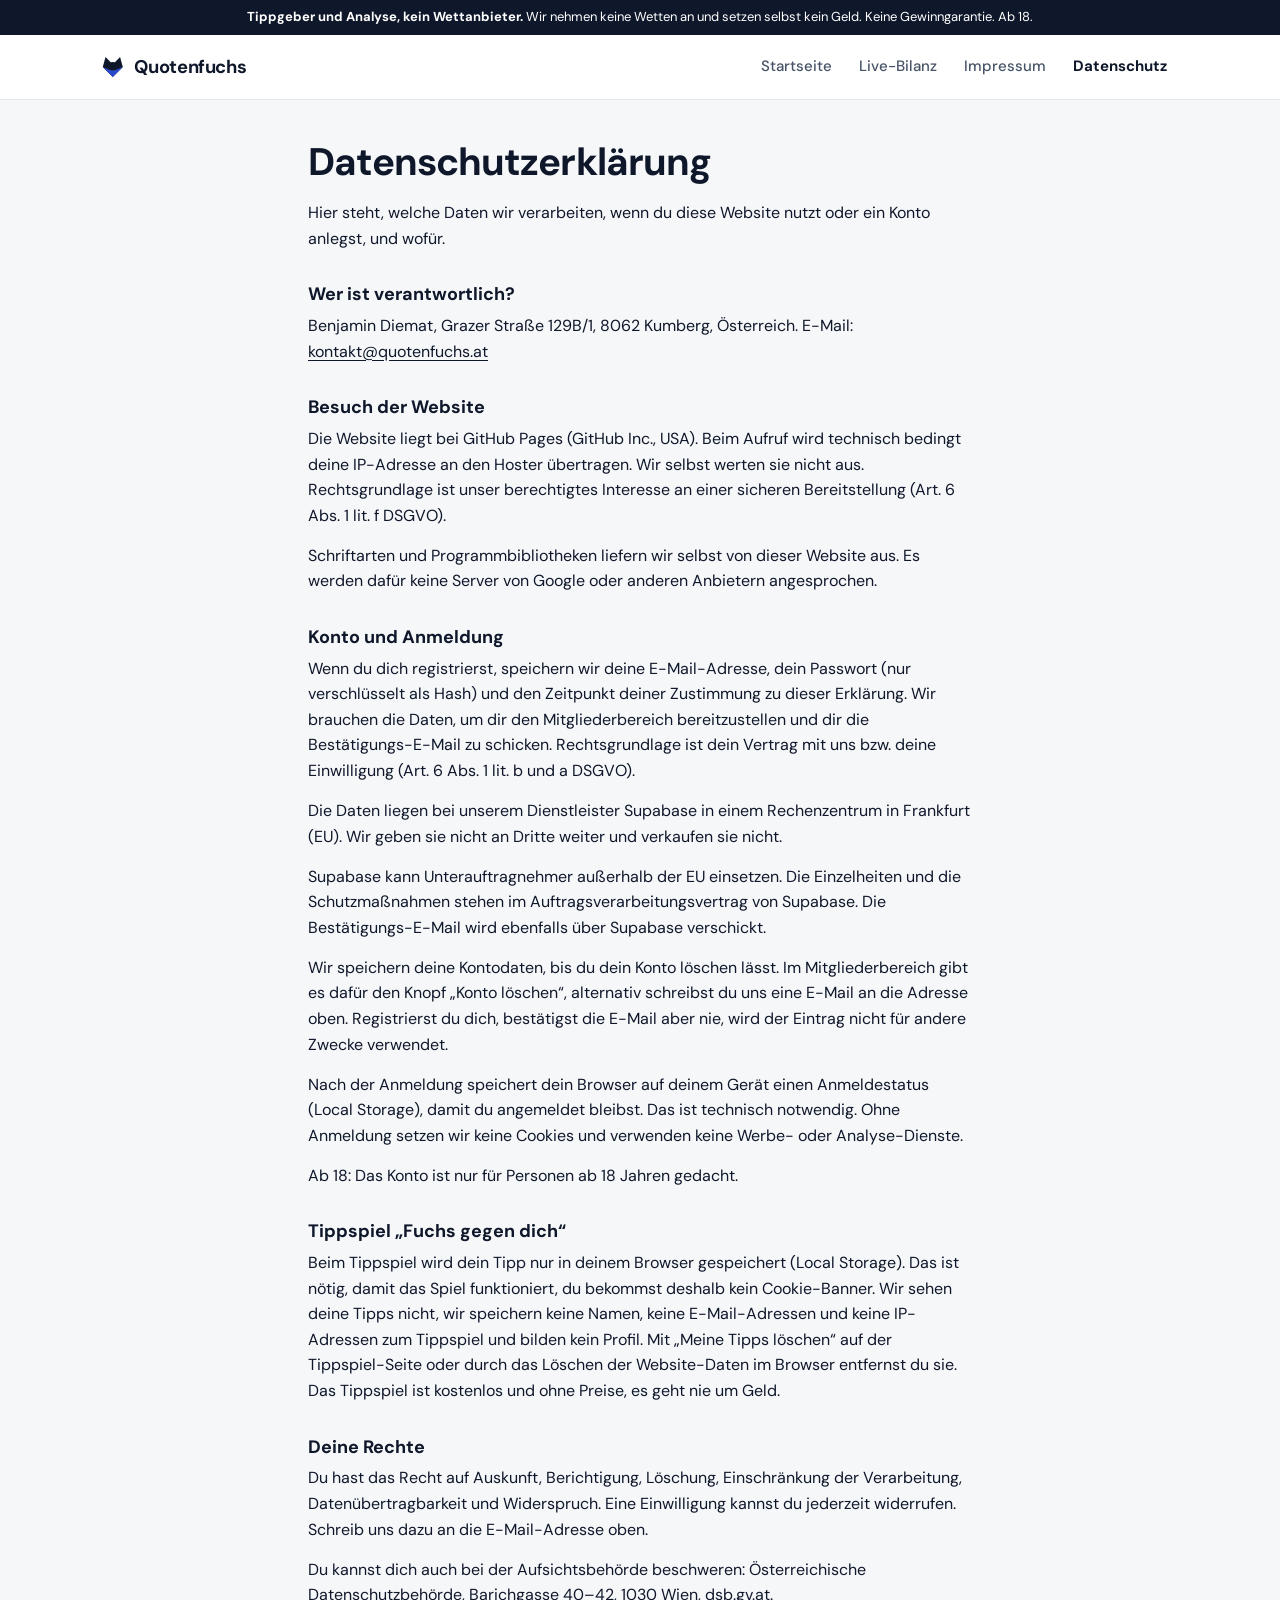
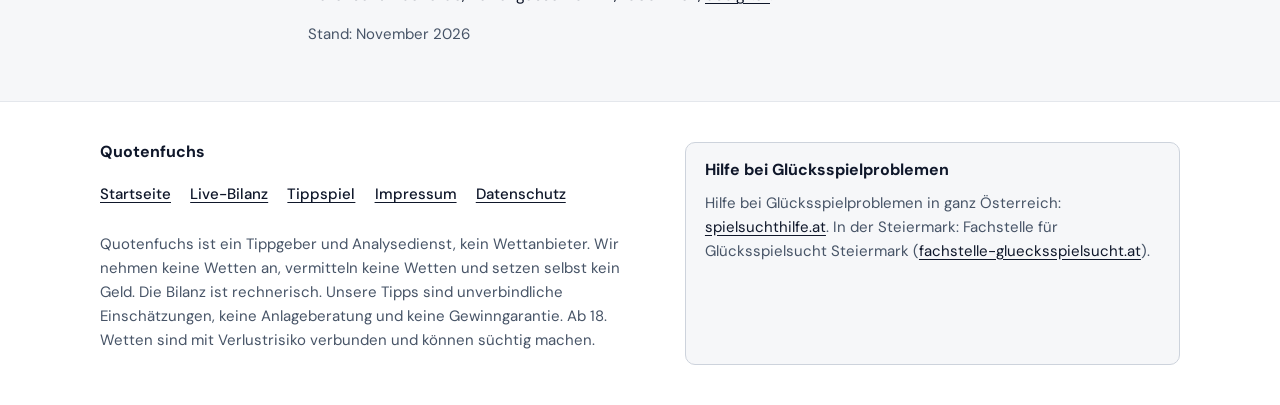
<file: datenschutz.html>
<!doctype html>
<html lang="de"><head><meta charset="utf-8"><meta name="viewport" content="width=device-width,initial-scale=1,viewport-fit=cover">
<title>Datenschutzerklärung – Quotenfuchs</title>
<meta name="robots" content="noindex">
<meta name="theme-color" content="#FFFFFF">
<link rel="icon" href="data:image/svg+xml,%3Csvg xmlns=%27http://www.w3.org/2000/svg%27 viewBox=%270 0 240 240%27%3E%3Crect width=%27240%27 height=%27240%27 rx=%2740%27 fill=%27%23FFFFFF%27/%3E%3Cpath d=%27M52 28 L100 78 Q120 72 140 78 L188 28 L214 122 L120 216 L26 122 Z%27 fill=%27%230F172A%27/%3E%3Cpath d=%27M26 122 L88 148 Q120 160 152 148 L214 122 L120 216 Z%27 fill=%27%232B4ACB%27/%3E%3C/svg%3E">
<link rel="stylesheet" href="assets/fonts.css">
<link rel="stylesheet" href="assets/site.css">
<script src="assets/site.js" defer></script>
</head><body>
<a class="skip" href="#inhalt">Zum Inhalt springen</a>
<div class="sim" role="note"><b>Tippgeber und Analyse, kein Wettanbieter.</b> Wir nehmen keine Wetten an und setzen selbst kein Geld. Keine Gewinngarantie. Ab 18.</div>
<header class="sh"><div class="qf-wrap sh-in"><a class="sh-logo" href="index.html" aria-label="Quotenfuchs, zur Startseite"><svg viewBox="0 0 240 240" aria-hidden="true" focusable="false"><path d="M52 28 L100 78 Q120 72 140 78 L188 28 L214 122 L120 216 L26 122 Z" fill="#0F172A"/><path d="M26 122 L88 148 Q120 160 152 148 L214 122 L120 216 Z" fill="#2B4ACB"/></svg>Quotenfuchs</a><nav class="sh-nav" aria-label="Hauptmenü"><a href="index.html">Startseite</a><a href="bilanz.html">Live-Bilanz</a><a href="impressum.html">Impressum</a><a href="datenschutz.html" aria-current="page">Datenschutz</a></nav><details class="sh-menu"><summary><i aria-hidden="true"></i>Menü</summary><div class="sh-panel"><a href="index.html">Startseite</a><a href="bilanz.html">Live-Bilanz</a><a href="impressum.html">Impressum</a><a href="datenschutz.html" aria-current="page">Datenschutz</a></div></details></div></header>
<main class="doc" id="inhalt">
<h1>Datenschutzerklärung</h1>
<p>Hier steht, welche Daten wir verarbeiten, wenn du diese Website nutzt oder ein Konto anlegst, und wofür.</p>

<h2>Wer ist verantwortlich?</h2>
<p>Benjamin Diemat, Grazer Straße 129B/1, 8062 Kumberg, Österreich. E-Mail: <a href="mailto:kontakt@quotenfuchs.at">kontakt@quotenfuchs.at</a></p>

<h2>Besuch der Website</h2>
<p>Die Website liegt bei GitHub Pages (GitHub Inc., USA). Beim Aufruf wird technisch bedingt deine IP-Adresse an den Hoster übertragen. Wir selbst werten sie nicht aus. Rechtsgrundlage ist unser berechtigtes Interesse an einer sicheren Bereitstellung (Art. 6 Abs. 1 lit. f DSGVO).</p>
<p>Schriftarten und Programmbibliotheken liefern wir selbst von dieser Website aus. Es werden dafür keine Server von Google oder anderen Anbietern angesprochen.</p>

<h2>Konto und Anmeldung</h2>
<p>Wenn du dich registrierst, speichern wir deine E-Mail-Adresse, dein Passwort (nur verschlüsselt als Hash) und den Zeitpunkt deiner Zustimmung zu dieser Erklärung. Wir brauchen die Daten, um dir den Mitgliederbereich bereitzustellen und dir die Bestätigungs-E-Mail zu schicken. Rechtsgrundlage ist dein Vertrag mit uns bzw. deine Einwilligung (Art. 6 Abs. 1 lit. b und a DSGVO).</p>
<p>Die Daten liegen bei unserem Dienstleister Supabase in einem Rechenzentrum in Frankfurt (EU). Wir geben sie nicht an Dritte weiter und verkaufen sie nicht.</p>
<p>Supabase kann Unterauftragnehmer außerhalb der EU einsetzen. Die Einzelheiten und die Schutzmaßnahmen stehen im Auftragsverarbeitungsvertrag von Supabase. Die Bestätigungs-E-Mail wird ebenfalls über Supabase verschickt.</p>
<p>Wir speichern deine Kontodaten, bis du dein Konto löschen lässt. Im Mitgliederbereich gibt es dafür den Knopf „Konto löschen“, alternativ schreibst du uns eine E-Mail an die Adresse oben. Registrierst du dich, bestätigst die E-Mail aber nie, wird der Eintrag nicht für andere Zwecke verwendet.</p>
<p>Nach der Anmeldung speichert dein Browser auf deinem Gerät einen Anmeldestatus (Local Storage), damit du angemeldet bleibst. Das ist technisch notwendig. Ohne Anmeldung setzen wir keine Cookies und verwenden keine Werbe- oder Analyse-Dienste.</p>
<p>Ab 18: Das Konto ist nur für Personen ab 18 Jahren gedacht.</p>

<h2>Tippspiel „Fuchs gegen dich“</h2>
<p>Beim Tippspiel wird dein Tipp nur in deinem Browser gespeichert (Local Storage). Das ist nötig, damit das Spiel funktioniert, du bekommst deshalb kein Cookie-Banner. Wir sehen deine Tipps nicht, wir speichern keine Namen, keine E-Mail-Adressen und keine IP-Adressen zum Tippspiel und bilden kein Profil. Mit „Meine Tipps löschen“ auf der Tippspiel-Seite oder durch das Löschen der Website-Daten im Browser entfernst du sie. Das Tippspiel ist kostenlos und ohne Preise, es geht nie um Geld.</p>

<h2>Deine Rechte</h2>
<p>Du hast das Recht auf Auskunft, Berichtigung, Löschung, Einschränkung der Verarbeitung, Datenübertragbarkeit und Widerspruch. Eine Einwilligung kannst du jederzeit widerrufen. Schreib uns dazu an die E-Mail-Adresse oben.</p>
<p>Du kannst dich auch bei der Aufsichtsbehörde beschweren: Österreichische Datenschutzbehörde, Barichgasse 40–42, 1030 Wien, <a href="https://www.dsb.gv.at" rel="noopener">dsb.gv.at</a>.</p>
<p class="stand">Stand: November 2026</p>
</main>
<footer class="sf">
  <div class="qf-wrap sf-grid">
    <div>
      <h2>Quotenfuchs</h2>
      <ul class="sf-links"><li><a href="index.html">Startseite</a></li><li><a href="bilanz.html">Live-Bilanz</a></li><li><a href="tippspiel.html">Tippspiel</a></li><li><a href="impressum.html">Impressum</a></li><li><a href="datenschutz.html">Datenschutz</a></li></ul>
      <p>Quotenfuchs ist ein Tippgeber und Analysedienst, kein Wettanbieter. Wir nehmen keine Wetten an, vermitteln keine Wetten und setzen selbst kein Geld. Die Bilanz ist rechnerisch. Unsere Tipps sind unverbindliche Einschätzungen, keine Anlageberatung und keine Gewinngarantie. Ab 18. Wetten sind mit Verlustrisiko verbunden und können süchtig machen.</p>
    </div>
    <div class="hilfe">
      <h2>Hilfe bei Glücksspielproblemen</h2>
      <p>Hilfe bei Glücksspielproblemen in ganz Österreich: <a href="https://www.spielsuchthilfe.at" rel="noopener">spielsuchthilfe.at</a>. In der Steiermark: Fachstelle für Glücksspielsucht Steiermark (<a href="https://www.fachstelle-gluecksspielsucht.at" rel="noopener">fachstelle-gluecksspielsucht.at</a>).</p>
    </div>
  </div>
</footer>
</body></html>
</file>
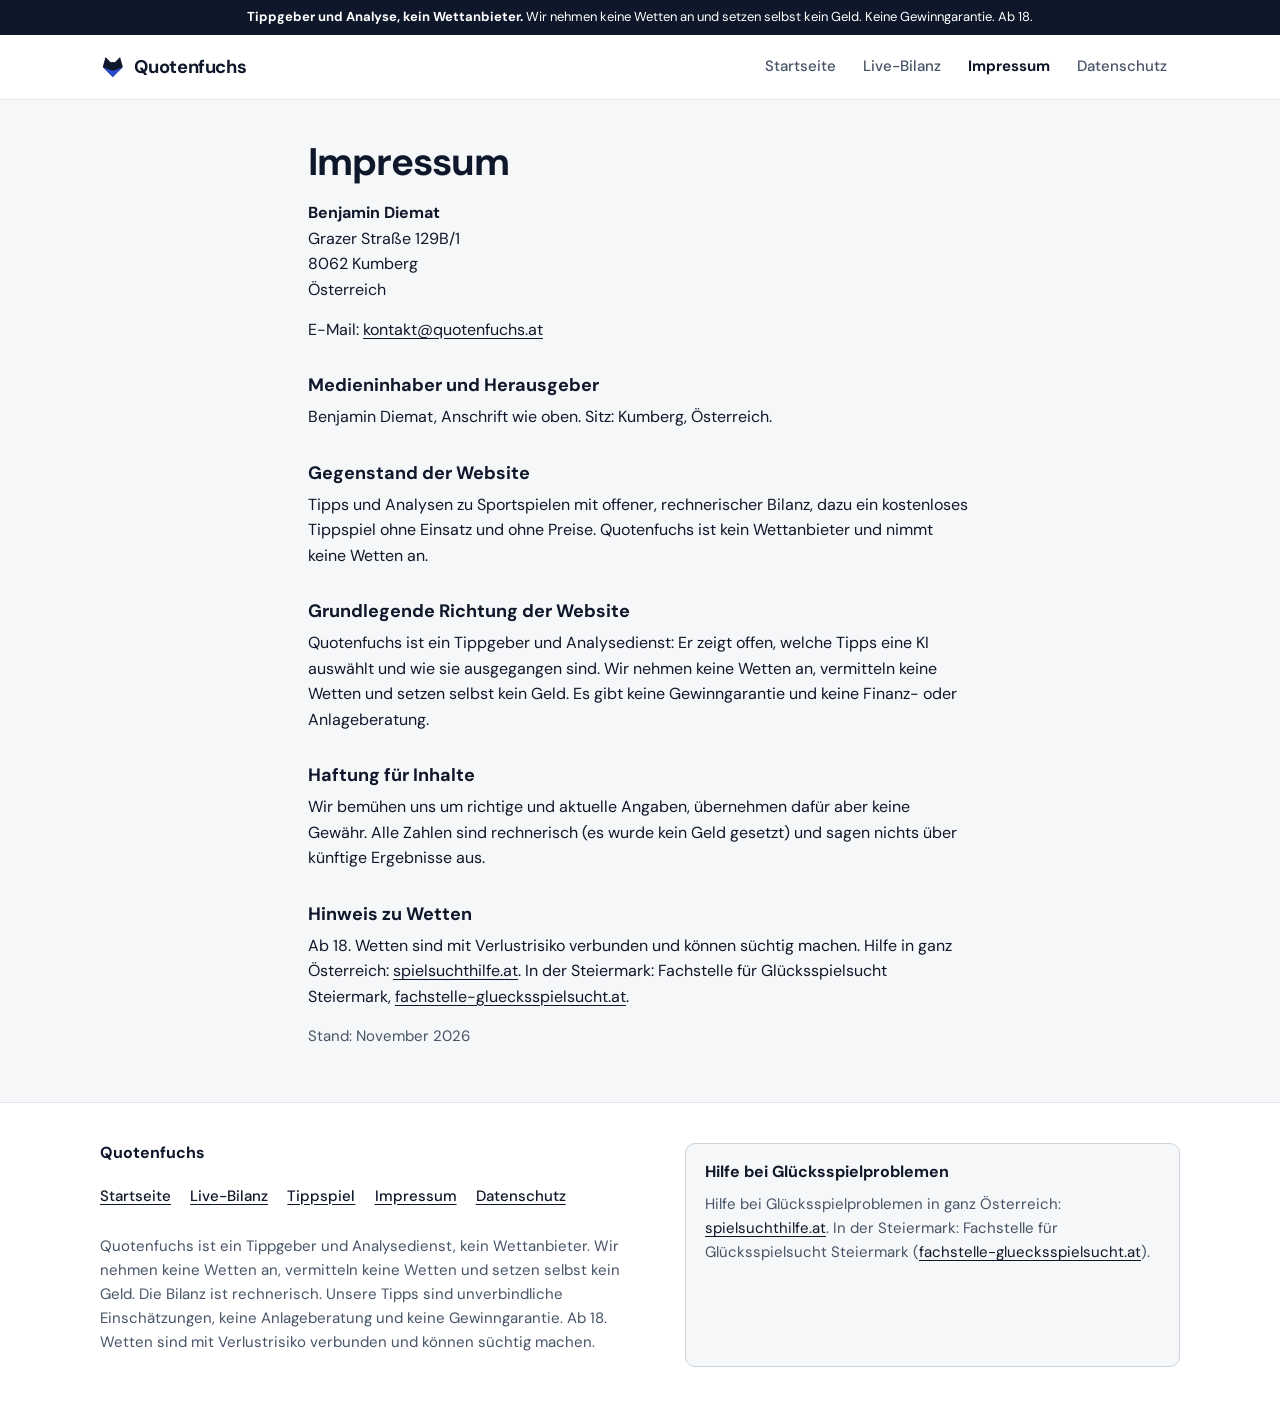
<file: impressum.html>
<!doctype html>
<html lang="de"><head><meta charset="utf-8"><meta name="viewport" content="width=device-width,initial-scale=1,viewport-fit=cover">
<title>Impressum – Quotenfuchs</title>
<meta name="robots" content="noindex">
<meta name="theme-color" content="#FFFFFF">
<link rel="icon" href="data:image/svg+xml,%3Csvg xmlns=%27http://www.w3.org/2000/svg%27 viewBox=%270 0 240 240%27%3E%3Crect width=%27240%27 height=%27240%27 rx=%2740%27 fill=%27%23FFFFFF%27/%3E%3Cpath d=%27M52 28 L100 78 Q120 72 140 78 L188 28 L214 122 L120 216 L26 122 Z%27 fill=%27%230F172A%27/%3E%3Cpath d=%27M26 122 L88 148 Q120 160 152 148 L214 122 L120 216 Z%27 fill=%27%232B4ACB%27/%3E%3C/svg%3E">
<link rel="stylesheet" href="assets/fonts.css">
<link rel="stylesheet" href="assets/site.css">
<script src="assets/site.js" defer></script>
</head><body>
<a class="skip" href="#inhalt">Zum Inhalt springen</a>
<div class="sim" role="note"><b>Tippgeber und Analyse, kein Wettanbieter.</b> Wir nehmen keine Wetten an und setzen selbst kein Geld. Keine Gewinngarantie. Ab 18.</div>
<header class="sh"><div class="qf-wrap sh-in"><a class="sh-logo" href="index.html" aria-label="Quotenfuchs, zur Startseite"><svg viewBox="0 0 240 240" aria-hidden="true" focusable="false"><path d="M52 28 L100 78 Q120 72 140 78 L188 28 L214 122 L120 216 L26 122 Z" fill="#0F172A"/><path d="M26 122 L88 148 Q120 160 152 148 L214 122 L120 216 Z" fill="#2B4ACB"/></svg>Quotenfuchs</a><nav class="sh-nav" aria-label="Hauptmenü"><a href="index.html">Startseite</a><a href="bilanz.html">Live-Bilanz</a><a href="impressum.html" aria-current="page">Impressum</a><a href="datenschutz.html">Datenschutz</a></nav><details class="sh-menu"><summary><i aria-hidden="true"></i>Menü</summary><div class="sh-panel"><a href="index.html">Startseite</a><a href="bilanz.html">Live-Bilanz</a><a href="impressum.html" aria-current="page">Impressum</a><a href="datenschutz.html">Datenschutz</a></div></details></div></header>
<main class="doc" id="inhalt">
<h1>Impressum</h1>
<p><b>Benjamin Diemat</b><br>Grazer Straße 129B/1<br>8062 Kumberg<br>Österreich</p>
<p>E-Mail: <a href="mailto:kontakt@quotenfuchs.at">kontakt@quotenfuchs.at</a></p>

<h2>Medieninhaber und Herausgeber</h2>
<p>Benjamin Diemat, Anschrift wie oben. Sitz: Kumberg, Österreich.</p>

<h2>Gegenstand der Website</h2>
<p>Tipps und Analysen zu Sportspielen mit offener, rechnerischer Bilanz, dazu ein kostenloses Tippspiel ohne Einsatz und ohne Preise. Quotenfuchs ist kein Wettanbieter und nimmt keine Wetten an.</p>

<h2>Grundlegende Richtung der Website</h2>
<p>Quotenfuchs ist ein Tippgeber und Analysedienst: Er zeigt offen, welche Tipps eine KI auswählt und wie sie ausgegangen sind. Wir nehmen keine Wetten an, vermitteln keine Wetten und setzen selbst kein Geld. Es gibt keine Gewinngarantie und keine Finanz- oder Anlageberatung.</p>

<h2>Haftung für Inhalte</h2>
<p>Wir bemühen uns um richtige und aktuelle Angaben, übernehmen dafür aber keine Gewähr. Alle Zahlen sind rechnerisch (es wurde kein Geld gesetzt) und sagen nichts über künftige Ergebnisse aus.</p>

<h2>Hinweis zu Wetten</h2>
<p>Ab 18. Wetten sind mit Verlustrisiko verbunden und können süchtig machen. Hilfe in ganz Österreich: <a href="https://www.spielsuchthilfe.at" rel="noopener">spielsuchthilfe.at</a>. In der Steiermark: Fachstelle für Glücksspielsucht Steiermark, <a href="https://www.fachstelle-gluecksspielsucht.at" rel="noopener">fachstelle-gluecksspielsucht.at</a>.</p>
<p class="stand">Stand: November 2026</p>
</main>
<footer class="sf">
  <div class="qf-wrap sf-grid">
    <div>
      <h2>Quotenfuchs</h2>
      <ul class="sf-links"><li><a href="index.html">Startseite</a></li><li><a href="bilanz.html">Live-Bilanz</a></li><li><a href="tippspiel.html">Tippspiel</a></li><li><a href="impressum.html">Impressum</a></li><li><a href="datenschutz.html">Datenschutz</a></li></ul>
      <p>Quotenfuchs ist ein Tippgeber und Analysedienst, kein Wettanbieter. Wir nehmen keine Wetten an, vermitteln keine Wetten und setzen selbst kein Geld. Die Bilanz ist rechnerisch. Unsere Tipps sind unverbindliche Einschätzungen, keine Anlageberatung und keine Gewinngarantie. Ab 18. Wetten sind mit Verlustrisiko verbunden und können süchtig machen.</p>
    </div>
    <div class="hilfe">
      <h2>Hilfe bei Glücksspielproblemen</h2>
      <p>Hilfe bei Glücksspielproblemen in ganz Österreich: <a href="https://www.spielsuchthilfe.at" rel="noopener">spielsuchthilfe.at</a>. In der Steiermark: Fachstelle für Glücksspielsucht Steiermark (<a href="https://www.fachstelle-gluecksspielsucht.at" rel="noopener">fachstelle-gluecksspielsucht.at</a>).</p>
    </div>
  </div>
</footer>
</body></html>
</file>
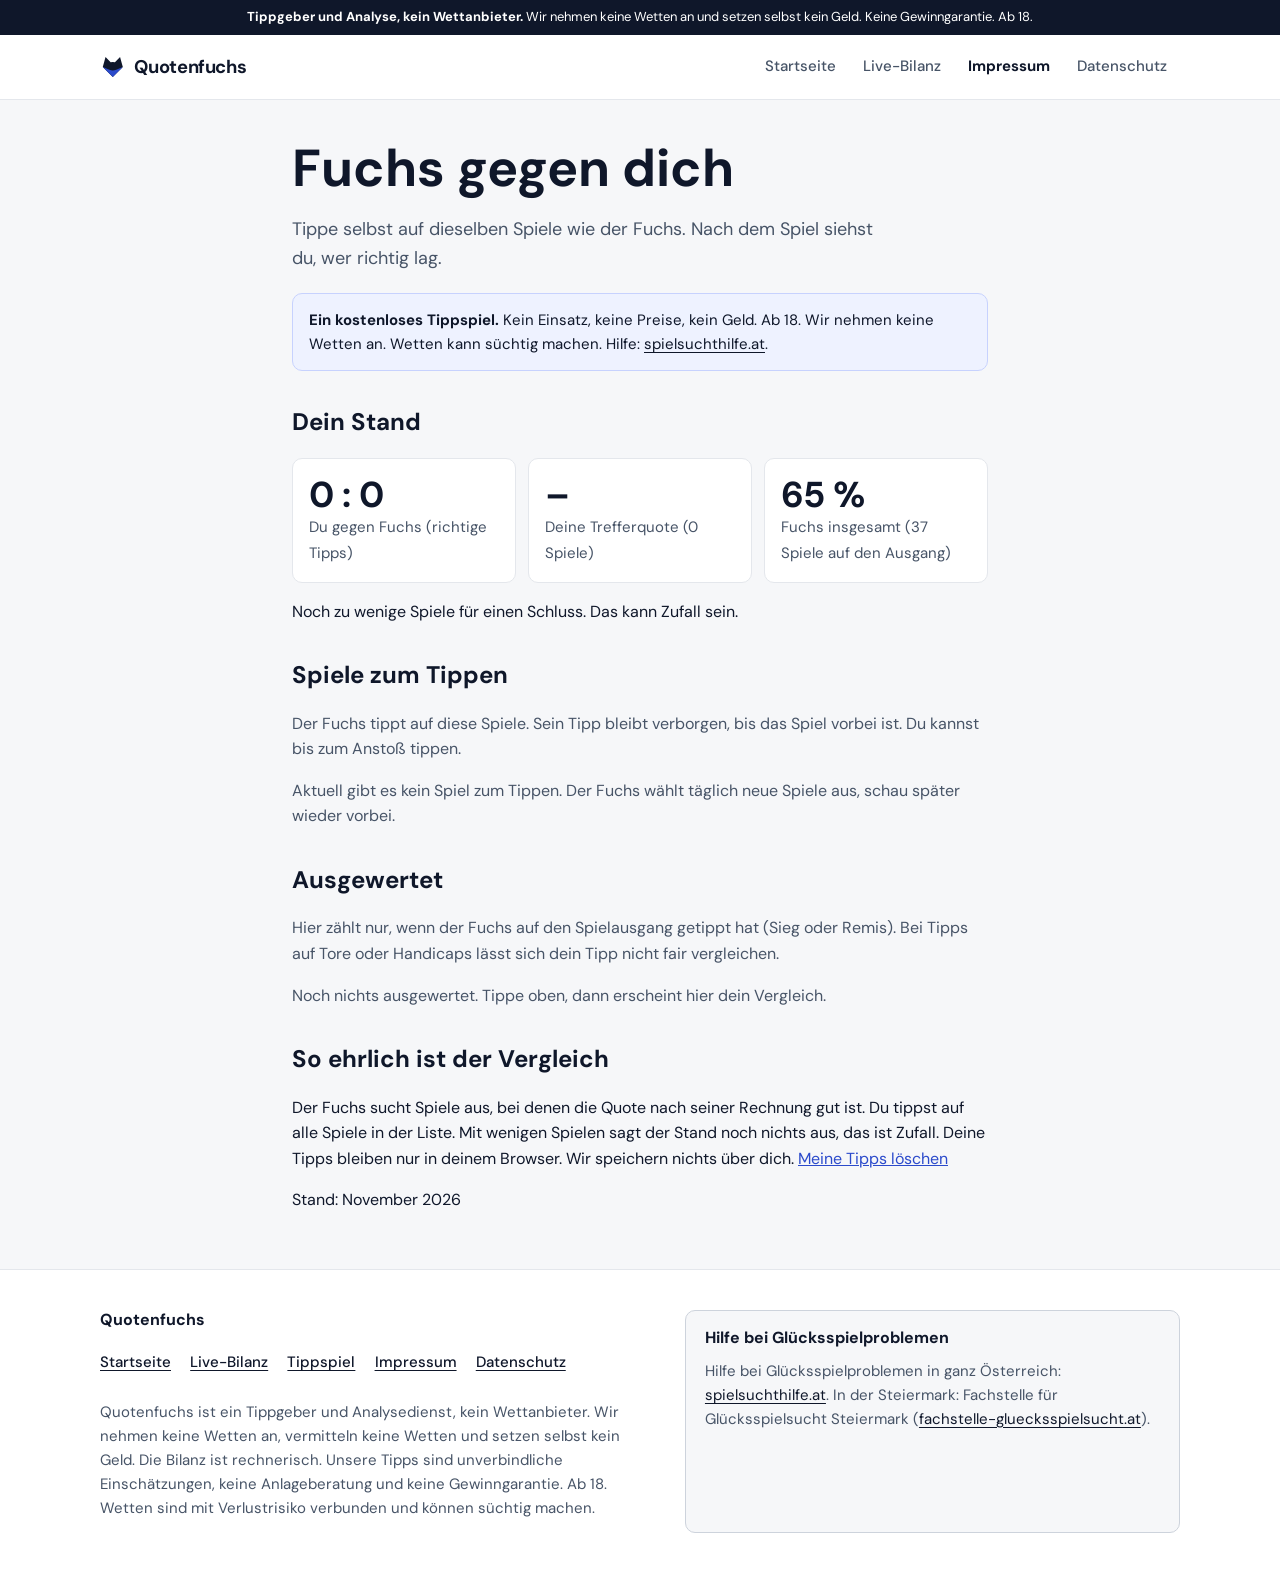
<file: tippspiel.html>
<!doctype html>
<html lang="de"><head><meta charset="utf-8"><meta name="viewport" content="width=device-width,initial-scale=1,viewport-fit=cover">
<title>Fuchs gegen dich – Quotenfuchs Tippspiel</title>
<meta name="description" content="Kostenloses Tippspiel ohne Einsatz: Tippe gegen den Fuchs. Kein Geld, keine Preise, ab 18.">
<meta name="theme-color" content="#FFFFFF">
<link rel="icon" href="data:image/svg+xml,%3Csvg xmlns=%27http://www.w3.org/2000/svg%27 viewBox=%270 0 240 240%27%3E%3Crect width=%27240%27 height=%27240%27 rx=%2740%27 fill=%27%23FFFFFF%27/%3E%3Cpath d=%27M52 28 L100 78 Q120 72 140 78 L188 28 L214 122 L120 216 L26 122 Z%27 fill=%27%230F172A%27/%3E%3Cpath d=%27M26 122 L88 148 Q120 160 152 148 L214 122 L120 216 Z%27 fill=%27%232B4ACB%27/%3E%3C/svg%3E">
<link rel="stylesheet" href="assets/fonts.css">
<link rel="stylesheet" href="assets/site.css">
<script src="assets/site.js" defer></script>
<style>
.tp{max-width:46rem;margin:0 auto;padding:var(--sp-4) max(1.25rem,env(safe-area-inset-left,0px)) var(--sp-4)}
.tp h1{font-size:var(--t-2xl);line-height:1.1;text-wrap:balance;margin:0 0 var(--sp-2)}
.tp h2{font-size:var(--t-xl);margin:2rem 0 .75rem}
.tp .lead{font-size:var(--t-l);color:var(--grau);max-width:38rem}
.tp .hinweis{background:var(--akzent-bg);border:1px solid var(--akzent-rand);border-radius:var(--r-m);padding:.9rem 1rem;margin:1.25rem 0;font-size:var(--t-s)}
.tp .stand{display:grid;grid-template-columns:repeat(auto-fit,minmax(10rem,1fr));gap:.75rem;margin:1rem 0}
.tp .kachel{background:var(--karte);border:1px solid var(--linie);border-radius:var(--r-m);padding:1rem}
.tp .kachel b{display:block;font-size:var(--t-num);line-height:1.1}
.tp .kachel span{color:var(--grau);font-size:var(--t-s)}
.tp .spiel{background:var(--karte);border:1px solid var(--linie);border-radius:var(--r-m);padding:1rem;margin:.75rem 0}
.tp .spiel h3{margin:0 0 .25rem;font-size:var(--t-l)}
.tp .meta{color:var(--grau);font-size:var(--t-s);margin:0 0 .75rem}
.tp .wahl{display:flex;flex-wrap:wrap;gap:.5rem}
.tp .wahl button{font:inherit;min-height:2.75rem;padding:.5rem 1rem;border-radius:var(--r-s);border:1.5px solid var(--rand-ui);background:var(--karte);color:var(--tinte);cursor:pointer}
.tp .wahl button[aria-pressed=true]{background:var(--akzent);border-color:var(--akzent);color:#fff}
.tp .wahl button:disabled{opacity:.55;cursor:not-allowed}
.tp .erg{font-size:var(--t-s);margin:.6rem 0 0}
.tp .ok{color:#067647;font-weight:700}.tp .nok{color:var(--minus);font-weight:700}
.tp .leer{color:var(--grau)}
.tp .reset{font:inherit;background:none;border:0;color:var(--akzent);text-decoration:underline;cursor:pointer;padding:0}
</style>
</head><body>
<a class="skip" href="#inhalt">Zum Inhalt springen</a>
<div class="sim" role="note"><b>Tippgeber und Analyse, kein Wettanbieter.</b> Wir nehmen keine Wetten an und setzen selbst kein Geld. Keine Gewinngarantie. Ab 18.</div>
<header class="sh"><div class="qf-wrap sh-in"><a class="sh-logo" href="index.html" aria-label="Quotenfuchs, zur Startseite"><svg viewBox="0 0 240 240" aria-hidden="true" focusable="false"><path d="M52 28 L100 78 Q120 72 140 78 L188 28 L214 122 L120 216 L26 122 Z" fill="#0F172A"/><path d="M26 122 L88 148 Q120 160 152 148 L214 122 L120 216 Z" fill="#2B4ACB"/></svg>Quotenfuchs</a><nav class="sh-nav" aria-label="Hauptmenü"><a href="index.html">Startseite</a><a href="bilanz.html">Live-Bilanz</a><a href="impressum.html" aria-current="page">Impressum</a><a href="datenschutz.html">Datenschutz</a></nav><details class="sh-menu"><summary><i aria-hidden="true"></i>Menü</summary><div class="sh-panel"><a href="index.html">Startseite</a><a href="bilanz.html">Live-Bilanz</a><a href="impressum.html" aria-current="page">Impressum</a><a href="datenschutz.html">Datenschutz</a></div></details></div></header>
<main class="tp" id="inhalt">
<h1>Fuchs gegen dich</h1>
<p class="lead">Tippe selbst auf dieselben Spiele wie der Fuchs. Nach dem Spiel siehst du, wer richtig lag.</p>
<div class="hinweis" role="note"><b>Ein kostenloses Tippspiel.</b> Kein Einsatz, keine Preise, kein Geld. Ab 18. Wir nehmen keine Wetten an. Wetten kann süchtig machen. Hilfe: <a href="https://www.spielsuchthilfe.at" rel="noopener">spielsuchthilfe.at</a>.</div>

<h2>Dein Stand</h2>
<div class="stand" id="stand" aria-live="polite"></div>
<p class="note" id="stand-hinweis"></p>

<h2>Spiele zum Tippen</h2>
<p class="leer">Der Fuchs tippt auf diese Spiele. Sein Tipp bleibt verborgen, bis das Spiel vorbei ist. Du kannst bis zum Anstoß tippen.</p>
<div id="offen"></div>

<h2>Ausgewertet</h2>
<p class="leer">Hier zählt nur, wenn der Fuchs auf den Spielausgang getippt hat (Sieg oder Remis). Bei Tipps auf Tore oder Handicaps lässt sich dein Tipp nicht fair vergleichen.</p>
<div id="fertig"></div>

<h2>So ehrlich ist der Vergleich</h2>
<p>Der Fuchs sucht Spiele aus, bei denen die Quote nach seiner Rechnung gut ist. Du tippst auf alle Spiele in der Liste. Mit wenigen Spielen sagt der Stand noch nichts aus, das ist Zufall. Deine Tipps bleiben nur in deinem Browser. Wir speichern nichts über dich. <button class="reset" id="reset" type="button">Meine Tipps löschen</button></p>
<p class="stand">Stand: November 2026</p>
</main>
<script id="tpdaten" type="application/json">{"offen": [], "fertig": [{"nr": 2, "spiel": "FC Chelsea – Manchester United", "ergebnis": "2:0", "wettart": "Sieg Chelsea", "ausgang": "1", "fuchs_ok": true}, {"nr": 3, "spiel": "UD Levante – Atlético Madrid", "ergebnis": "0:2", "wettart": "Sieg Atlético Madrid", "ausgang": "2", "fuchs_ok": true}, {"nr": 12, "spiel": "New York Islanders – Edmonton Oilers", "ergebnis": "0:4", "wettart": "Sieg Edmonton inkl. Verlängerung/Penaltys", "ausgang": "2", "fuchs_ok": true}, {"nr": 15, "spiel": "Racing Straßburg – AJ Auxerre", "ergebnis": "5:1", "wettart": "Sieg Straßburg", "ausgang": "1", "fuchs_ok": true}, {"nr": 17, "spiel": "Eintracht Frankfurt – Hamburger SV", "ergebnis": "3:1", "wettart": "Sieg Frankfurt", "ausgang": "1", "fuchs_ok": true}, {"nr": 18, "spiel": "FC Liverpool – FC Arsenal", "ergebnis": "0:1", "wettart": "1X2: Unentschieden", "ausgang": "2", "fuchs_ok": false}, {"nr": 20, "spiel": "Olympique Marseille – FC Toulouse", "ergebnis": "2:0", "wettart": "1X2: Sieg Marseille", "ausgang": "1", "fuchs_ok": true}, {"nr": 25, "spiel": "Newcastle United – FC Everton", "ergebnis": "0:1", "wettart": "1X2: Unentschieden", "ausgang": "2", "fuchs_ok": false}, {"nr": 26, "spiel": "Deportivo La Coruña – CA Osasuna", "ergebnis": "2:1", "wettart": "Sieg Deportivo", "ausgang": "1", "fuchs_ok": true}, {"nr": 27, "spiel": "Seattle Seahawks – Chicago Bears", "ergebnis": "17:34", "wettart": "Sieg Seahawks", "ausgang": "2", "fuchs_ok": false}, {"nr": 33, "spiel": "Feyenoord Rotterdam – Inter Mailand", "ergebnis": "0:3", "wettart": "Sieg Inter", "ausgang": "2", "fuchs_ok": true}, {"nr": 34, "spiel": "FC Villarreal – Paris Saint-Germain", "ergebnis": "0:6", "wettart": "Sieg PSG", "ausgang": "2", "fuchs_ok": true}, {"nr": 40, "spiel": "Fenerbahçe Istanbul – FC Liverpool", "ergebnis": "3:2", "wettart": "Sieg Liverpool", "ausgang": "1", "fuchs_ok": false}, {"nr": 41, "spiel": "Borussia Dortmund – Real Betis", "ergebnis": "2:1", "wettart": "Sieg Dortmund", "ausgang": "1", "fuchs_ok": true}, {"nr": 45, "spiel": "RSC Anderlecht – FC Salzburg", "ergebnis": "2:0", "wettart": "Sieg Anderlecht", "ausgang": "1", "fuchs_ok": true}, {"nr": 46, "spiel": "AZ Alkmaar – Juventus", "ergebnis": "1:2", "wettart": "Sieg Juventus", "ausgang": "2", "fuchs_ok": true}, {"nr": 48, "spiel": "SK Sturm Graz – NK Celje", "ergebnis": "2:3", "wettart": "Sieg Sturm Graz", "ausgang": "2", "fuchs_ok": false}, {"nr": 49, "spiel": "Bayer Leverkusen – Olympique Marseille", "ergebnis": "0:1", "wettart": "Sieg Leverkusen", "ausgang": "2", "fuchs_ok": false}, {"nr": 50, "spiel": "Phoenix Suns – Orlando Magic", "ergebnis": "117:104", "wettart": "Sieg Phoenix Suns", "ausgang": "1", "fuchs_ok": true}, {"nr": 60, "spiel": "FC Sevilla – Deportivo Alavés", "ergebnis": "0:0", "wettart": "Sieg Sevilla", "ausgang": "X", "fuchs_ok": false}, {"nr": 65, "spiel": "Borussia Dortmund – SV Elversberg", "ergebnis": "2:1", "wettart": "Sieg Dortmund", "ausgang": "1", "fuchs_ok": true}, {"nr": 66, "spiel": "FSV Mainz 05 – Bayern München", "ergebnis": "1:2", "wettart": "Sieg Bayern München", "ausgang": "2", "fuchs_ok": true}, {"nr": 67, "spiel": "SC Paderborn – Eintracht Frankfurt", "ergebnis": "2:2", "wettart": "Sieg Eintracht Frankfurt", "ausgang": "X", "fuchs_ok": false}, {"nr": 71, "spiel": "VfB Stuttgart – Werder Bremen", "ergebnis": "1:0", "wettart": "Sieg Stuttgart", "ausgang": "1", "fuchs_ok": true}, {"nr": 72, "spiel": "Nottingham Forest – Manchester City", "ergebnis": "3:1", "wettart": "Sieg Manchester City", "ausgang": "1", "fuchs_ok": false}, {"nr": 73, "spiel": "CA Osasuna – Athletic Bilbao", "ergebnis": "1:1", "wettart": "Sieg Athletic Bilbao", "ausgang": "X", "fuchs_ok": false}, {"nr": 79, "spiel": "FC Twente Enschede – Ajax", "ergebnis": "2:2", "wettart": "Sieg FC Twente Enschede", "ausgang": "X", "fuchs_ok": false}, {"nr": 80, "spiel": "Brighton & Hove Albion – FC Brentford", "ergebnis": "2:0", "wettart": "Sieg Brighton", "ausgang": "1", "fuchs_ok": true}, {"nr": 83, "spiel": "Crystal Palace – FC Liverpool", "ergebnis": "1:3", "wettart": "Sieg Liverpool", "ausgang": "2", "fuchs_ok": true}, {"nr": 84, "spiel": "AFC Sunderland – FC Chelsea", "ergebnis": "1:0", "wettart": "Sieg Chelsea", "ausgang": "1", "fuchs_ok": false}, {"nr": 85, "spiel": "Ipswich Town – AFC Bournemouth", "ergebnis": "1:2", "wettart": "Sieg Bournemouth", "ausgang": "2", "fuchs_ok": true}, {"nr": 86, "spiel": "1. FC Köln – Bayer Leverkusen", "ergebnis": "1:2", "wettart": "Sieg Leverkusen", "ausgang": "2", "fuchs_ok": true}, {"nr": 87, "spiel": "Real Sociedad – Rayo Vallecano", "ergebnis": "1:0", "wettart": "Sieg Real Sociedad", "ausgang": "1", "fuchs_ok": true}, {"nr": 88, "spiel": "SC Freiburg – 1. FC Union Berlin", "ergebnis": "2:0", "wettart": "Sieg Freiburg", "ausgang": "1", "fuchs_ok": true}, {"nr": 91, "spiel": "TSG Hoffenheim – FC Schalke 04", "ergebnis": "2:1", "wettart": "Sieg Hoffenheim", "ausgang": "1", "fuchs_ok": true}, {"nr": 92, "spiel": "Atlético Madrid – FC Barcelona", "ergebnis": "1:2", "wettart": "Sieg FC Barcelona", "ausgang": "2", "fuchs_ok": true}, {"nr": 94, "spiel": "Chicago Bears – Tampa Bay Buccaneers", "ergebnis": "27:24", "wettart": "Sieg Tampa Bay Buccaneers", "ausgang": "1", "fuchs_ok": false}], "fuchsn": 37, "fuchsw": 24}</script>
<script>
(function(){
var D=JSON.parse(document.getElementById('tpdaten').textContent),KEY='qf_tippspiel_v1',T={};
try{T=JSON.parse(localStorage.getItem(KEY)||'{}')||{}}catch(e){T={}}
function save(){try{localStorage.setItem(KEY,JSON.stringify(T))}catch(e){}}
var NAME={'1':'Heim','X':'Remis','2':'Gast'};
function esc(s){return String(s).replace(/[&<>"]/g,function(c){return{'&':'&amp;','<':'&lt;','>':'&gt;','"':'&quot;'}[c]})}
function fmt(ko){var d=new Date(ko);return d.toLocaleString('de-AT',{weekday:'short',day:'2-digit',month:'2-digit',hour:'2-digit',minute:'2-digit',timeZone:'Europe/Vienna'})+' Uhr'}
function render(){
  var now=Date.now(),o='',f='',vw=0,vn=0,fw=0,fn=0,anz=0;
  D.offen.forEach(function(g){
    var zu=now>=new Date(g.ko).getTime(),w=T[g.nr],opts=g.zweiweg?['1','2']:['1','X','2'];
    anz+=w?1:0;
    o+='<div class="spiel"><h3>'+esc(g.spiel)+'</h3><p class="meta">'+esc(g.sport)+' · '+fmt(g.ko)+'</p><div class="wahl" role="group" aria-label="Dein Tipp für '+esc(g.spiel)+'">'+
      opts.map(function(k){return '<button type="button" data-nr="'+g.nr+'" data-k="'+k+'" aria-pressed="'+(w===k)+'"'+(zu?' disabled':'')+'>'+NAME[k]+'</button>'}).join('')+
      '</div>'+(zu?'<p class="erg leer">Das Spiel läuft oder ist vorbei. Der Tipp ist gesperrt. Das Ergebnis folgt hier.</p>':'')+'</div>';
  });
  D.fertig.forEach(function(g){
    var w=T[g.nr];if(!w)return;
    var richtig=(w===g.ausgang),fox=g.fuchs_ok;
    vn++;fn++;if(richtig)vw++;if(fox)fw++;
    f+='<div class="spiel"><h3>'+esc(g.spiel)+'</h3><p class="meta">Endstand '+esc(g.ergebnis)+'</p><p class="erg">Du: '+NAME[w]+' <span class="'+(richtig?'ok':'nok')+'">'+(richtig?'richtig':'falsch')+'</span> · Fuchs: '+esc(g.wettart)+' <span class="'+(fox?'ok':'nok')+'">'+(fox?'richtig':'falsch')+'</span></p></div>';
  });
  document.getElementById('offen').innerHTML=o||'<p class="leer">Aktuell gibt es kein Spiel zum Tippen. Der Fuchs wählt täglich neue Spiele aus, schau später wieder vorbei.</p>';
  document.getElementById('fertig').innerHTML=f||'<p class="leer">Noch nichts ausgewertet. Tippe oben, dann erscheint hier dein Vergleich.</p>';
  var pct=function(a,b){return b?Math.round(100*a/b)+' %':'–'};
  document.getElementById('stand').innerHTML=
    '<div class="kachel"><b>'+vw+' : '+fw+'</b><span>Du gegen Fuchs (richtige Tipps)</span></div>'+
    '<div class="kachel"><b>'+pct(vw,vn)+'</b><span>Deine Trefferquote ('+vn+' Spiele)</span></div>'+
    '<div class="kachel"><b>'+pct(D.fuchsw,D.fuchsn)+'</b><span>Fuchs insgesamt ('+D.fuchsn+' Spiele auf den Ausgang)</span></div>';
  document.getElementById('stand-hinweis').textContent=vn<20?'Noch zu wenige Spiele für einen Schluss. Das kann Zufall sein.':'';
}
document.addEventListener('click',function(e){
  var b=e.target.closest('button[data-nr]');if(b&&!b.disabled){T[b.dataset.nr]=b.dataset.k;save();render();return}
  if(e.target.id==='reset'){T={};try{localStorage.removeItem(KEY)}catch(x){}render()}
});
render();setInterval(render,60000);
})();
</script>
<footer class="sf">
  <div class="qf-wrap sf-grid">
    <div>
      <h2>Quotenfuchs</h2>
      <ul class="sf-links"><li><a href="index.html">Startseite</a></li><li><a href="bilanz.html">Live-Bilanz</a></li><li><a href="tippspiel.html">Tippspiel</a></li><li><a href="impressum.html">Impressum</a></li><li><a href="datenschutz.html">Datenschutz</a></li></ul>
      <p>Quotenfuchs ist ein Tippgeber und Analysedienst, kein Wettanbieter. Wir nehmen keine Wetten an, vermitteln keine Wetten und setzen selbst kein Geld. Die Bilanz ist rechnerisch. Unsere Tipps sind unverbindliche Einschätzungen, keine Anlageberatung und keine Gewinngarantie. Ab 18. Wetten sind mit Verlustrisiko verbunden und können süchtig machen.</p>
    </div>
    <div class="hilfe">
      <h2>Hilfe bei Glücksspielproblemen</h2>
      <p>Hilfe bei Glücksspielproblemen in ganz Österreich: <a href="https://www.spielsuchthilfe.at" rel="noopener">spielsuchthilfe.at</a>. In der Steiermark: Fachstelle für Glücksspielsucht Steiermark (<a href="https://www.fachstelle-gluecksspielsucht.at" rel="noopener">fachstelle-gluecksspielsucht.at</a>).</p>
    </div>
  </div>
</footer>
</body></html>
</file>
<file: assets/fonts.css>
/* Schriftarten werden von dieser Website selbst ausgeliefert (keine Verbindung zu Google). Lizenz: SIL Open Font License 1.1. */
@font-face{font-family:"Bricolage Grotesque";font-style:normal;font-weight:200 800;font-display:swap;src:url(bricolage-grotesque.woff2) format("woff2")}
@font-face{font-family:"DM Sans";font-style:normal;font-weight:400;font-display:swap;src:url(dm-sans-400.woff2) format("woff2")}
@font-face{font-family:"DM Sans";font-style:normal;font-weight:500 600;font-display:swap;src:url(dm-sans-500.woff2) format("woff2")}
@font-face{font-family:"DM Sans";font-style:normal;font-weight:700;font-display:swap;src:url(dm-sans-700.woff2) format("woff2")}
</file>
<file: assets/site.css>
/* Quotenfuchs: gemeinsame Gestaltung. Nuechtern, ein Akzent, Tabellenzahlen. Schriften liegen lokal (fonts.css), keine externen Anfragen. */
:root{
  --bg:#F6F7F9; --karte:#FFFFFF; --tinte:#0F172A; --grau:#475467; --linie:#E4E7EC; --linie-d:#CDD3DC; --rand-ui:#7C8798;
  --akzent:#2B4ACB; --akzent-d:#1E3AA8; --akzent-bg:#EEF2FF; --akzent-rand:#C7D2FE; --minus:#B42318; --minus-bg:#FEF3F2;
  --font:"DM Sans",system-ui,-apple-system,"Segoe UI",sans-serif;
  --t-xs:.8125rem; --t-s:.9375rem; --t-m:1rem; --t-l:1.125rem; --t-xl:1.5rem; --t-2xl:clamp(2rem,5.2vw,3.25rem); --t-num:clamp(1.75rem,4vw,2.25rem);
  --r-s:6px; --r-m:10px; --sp-1:.5rem; --sp-2:1rem; --sp-3:1.5rem; --sp-4:2.5rem; --sp-5:4.5rem;
  --schatten:0 1px 2px rgba(15,23,42,.06),0 1px 3px rgba(15,23,42,.04);
  --seite:70rem; color-scheme:light;
}
*,*::before,*::after{box-sizing:border-box}
html{-webkit-text-size-adjust:100%;scroll-behavior:smooth;scroll-padding-top:5rem}
@media (prefers-reduced-motion:reduce){html{scroll-behavior:auto}}
body{margin:0;background:var(--bg);color:var(--tinte);font:400 var(--t-m)/1.6 var(--font);font-variant-numeric:tabular-nums}
.qf-wrap{max-width:var(--seite);margin-inline:auto;padding-inline:max(1.25rem,env(safe-area-inset-left,0px))}
a{color:inherit;text-underline-offset:3px}
:focus-visible{outline:3px solid var(--akzent);outline-offset:2px;border-radius:4px}
.skip{position:absolute;left:-999px;top:0;background:#fff;color:var(--tinte);padding:.7rem 1rem;border-radius:var(--r-s);font-weight:700;z-index:100;border:2px solid var(--akzent)}
.skip:focus{left:.5rem;top:.5rem}
/* Hinweisleiste */
.sim{background:var(--tinte);color:#fff;font-size:var(--t-xs);line-height:1.45;text-align:center;padding:.5rem 1rem}
.sim b{font-weight:700}
/* Kopf */
.sh{background:rgba(255,255,255,.96);border-bottom:1px solid var(--linie);position:sticky;top:0;z-index:40}
.sh-in{display:flex;align-items:center;gap:1rem;min-height:4rem}
.sh-logo{display:flex;align-items:center;gap:.55rem;font:700 1.15rem/1 var(--font);letter-spacing:-.02em;text-decoration:none;min-height:44px}
.sh-logo svg{width:1.6rem;height:1.6rem;flex:none}
.sh-nav{display:flex;align-items:center;gap:.1rem;margin-left:auto}
.sh-nav a{font:500 var(--t-s)/1 var(--font);color:var(--grau);text-decoration:none;padding:0 .8rem;min-height:44px;display:inline-flex;align-items:center;border-radius:var(--r-s)}
.sh-nav a:hover{color:var(--tinte);background:var(--bg)}
.sh-nav a[aria-current=page]{color:var(--tinte);font-weight:700}
.sh-btn,.sh-nav .sh-cta{font:600 var(--t-s)/1 var(--font);background:var(--tinte);color:#fff;border:1px solid var(--tinte);border-radius:var(--r-s);padding:0 1rem;min-height:40px;display:inline-flex;align-items:center;justify-content:center;text-decoration:none;cursor:pointer}
.sh-nav .sh-cta{margin-left:.5rem;color:#fff}
.sh-nav .sh-cta:hover,.sh-btn:hover{background:#1E293B;color:#fff}
.sh-btn.ghost{background:#fff;color:var(--tinte);border-color:var(--linie-d)}
.sh-btn.ghost:hover{background:var(--bg);color:var(--tinte)}
.sh-btn[hidden]{display:none}
.sh-aktion{display:flex;gap:.4rem;align-items:center;margin-left:.6rem}
.sh-menu{display:none;margin-left:auto}
.sh-menu summary{list-style:none;cursor:pointer;min-height:44px;min-width:44px;display:inline-flex;align-items:center;gap:.5rem;padding:0 .9rem;border:1px solid var(--linie-d);border-radius:var(--r-s);font:600 var(--t-s) var(--font);background:#fff}
.sh-menu summary::-webkit-details-marker{display:none}
.sh-menu summary i{width:1rem;height:2px;background:var(--tinte);box-shadow:0 5px 0 var(--tinte),0 -5px 0 var(--tinte);display:inline-block}
.sh-menu[open] summary{background:var(--bg)}
.sh-panel{position:absolute;left:0;right:0;top:100%;background:#fff;border-bottom:1px solid var(--linie);box-shadow:0 12px 24px -12px rgba(15,23,42,.2);padding:.5rem max(1.25rem,env(safe-area-inset-left,0px)) 1rem}
.sh-panel a,.sh-panel .sh-btn{display:flex;align-items:center;min-height:48px;text-decoration:none;font:500 var(--t-m) var(--font);border-bottom:1px solid var(--linie)}
.sh-panel a[aria-current=page]{font-weight:700}
.sh-panel .sh-btn{margin-top:.6rem;border-bottom:1px solid var(--tinte);justify-content:center;font-weight:600}
.sh-panel .sh-btn.ghost{border-color:var(--linie-d)}
@media (max-width:52rem){
  .sh-nav,.sh-aktion{display:none}
  .sh-menu{display:block}
  .sh-in{position:static}
  .sh{position:sticky}
}
/* Fuss */
.sf{background:#fff;border-top:1px solid var(--linie);color:var(--grau);padding-block:var(--sp-4);font-size:var(--t-s);line-height:1.6}
.sf-grid{display:grid;grid-template-columns:1.1fr 1fr;gap:var(--sp-4)}
.sf h2{font:700 var(--t-m)/1.3 var(--font);color:var(--tinte);margin:0 0 .6rem}
.sf p{margin:0 0 .8rem;max-width:40rem}
.sf a{color:var(--tinte)}
.sf .sf-links{display:flex;flex-wrap:wrap;gap:.1rem 1.2rem;list-style:none;padding:0;margin:0 0 1rem}
.sf .sf-links a{display:inline-flex;align-items:center;min-height:44px;font-weight:600}
.sf .hilfe{border:1px solid var(--linie-d);border-radius:var(--r-m);padding:1.1rem 1.2rem;background:var(--bg)}
.sf .hilfe p:last-child{margin:0}
.sf .small{font-size:var(--t-xs);color:var(--grau)}
@media (max-width:52rem){.sf-grid{grid-template-columns:1fr}}
/* Textseiten */
.doc{max-width:44rem;margin:0 auto;padding:var(--sp-4) max(1.25rem,env(safe-area-inset-left,0px)) var(--sp-4)}
.doc h1{font:700 clamp(1.75rem,5vw,2.4rem)/1.15 var(--font);letter-spacing:-.025em;margin:0 0 1rem;text-wrap:balance}
.doc h2{font:700 var(--t-l)/1.3 var(--font);margin:2rem 0 .3rem}
.doc p{margin:.4rem 0 .9rem}
.doc .stand{color:var(--grau);font-size:var(--t-s)}
</file>
